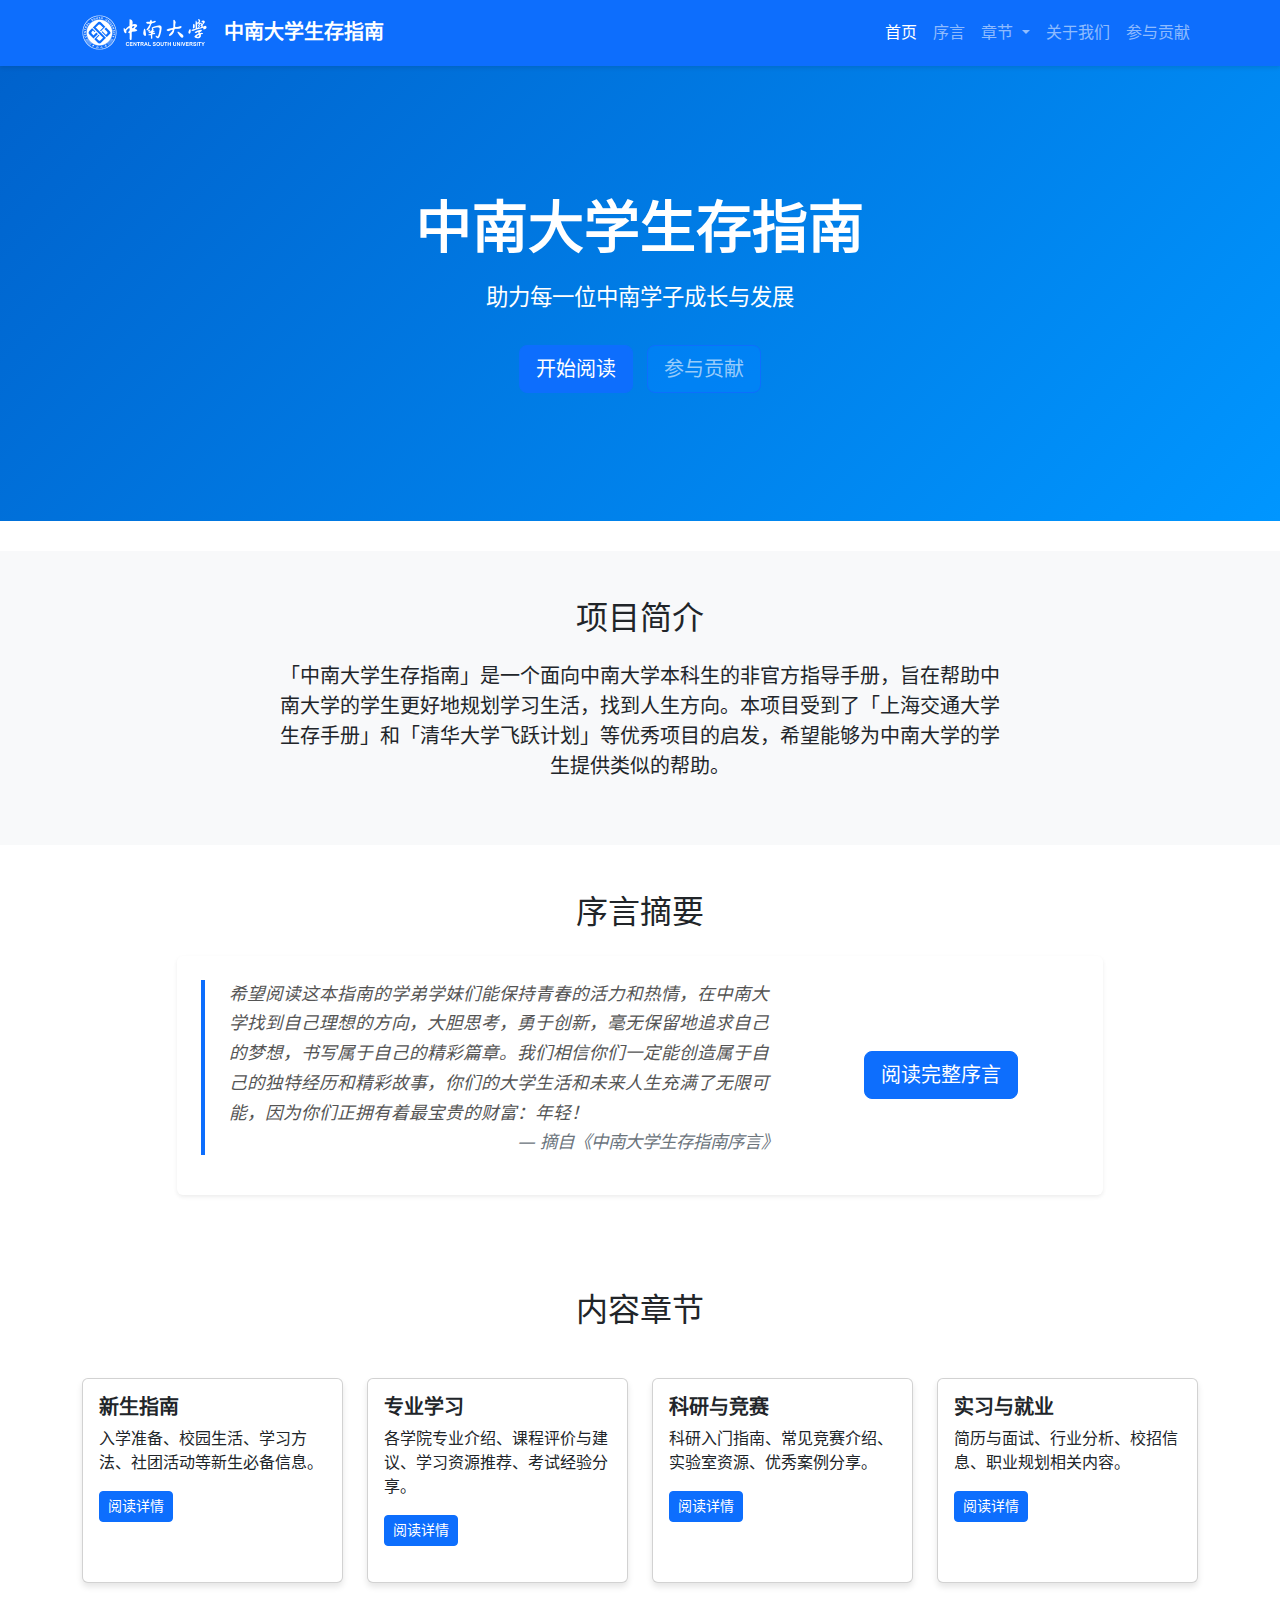
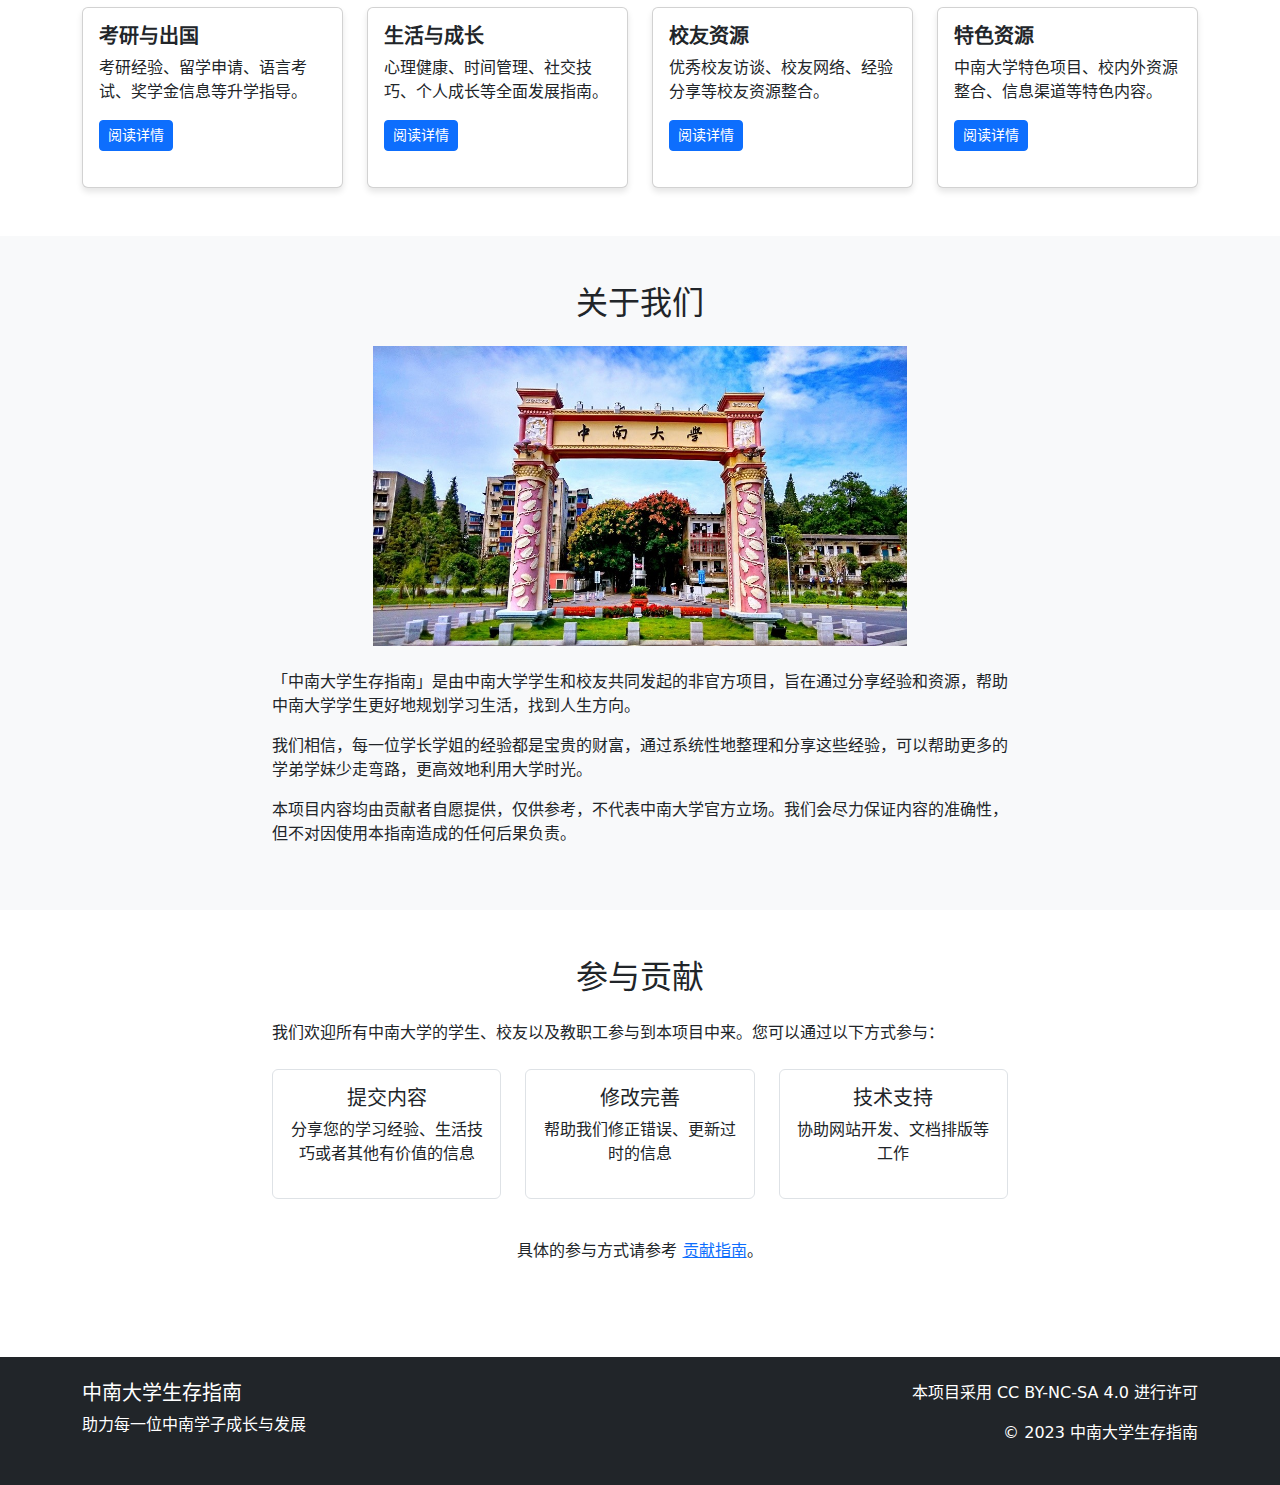
<file: website/public/index.html>
<!DOCTYPE html>
<html lang="zh-CN">
<head>
    <meta charset="UTF-8">
    <meta name="viewport" content="width=device-width, initial-scale=1.0">
    <title>中南大学生存指南</title>
    <link rel="stylesheet" href="css/style.css">
    <link rel="stylesheet" href="https://cdn.jsdelivr.net/npm/bootstrap@5.3.0/dist/css/bootstrap.min.css">
</head>
<body>
    <header>
        <nav class="navbar navbar-expand-lg navbar-dark bg-primary">
            <div class="container">
                <a class="navbar-brand" href="#"><img src="images/校徽.png" alt="中南大学校徽" style="height: 40px; margin-right: 8px;">中南大学生存指南</a>
                <button class="navbar-toggler" type="button" data-bs-toggle="collapse" data-bs-target="#navbarNav" aria-controls="navbarNav" aria-expanded="false" aria-label="Toggle navigation">
                    <span class="navbar-toggler-icon"></span>
                </button>
                <div class="collapse navbar-collapse" id="navbarNav">
                    <ul class="navbar-nav ms-auto">
                        <li class="nav-item">
                            <a class="nav-link active" aria-current="page" href="#">首页</a>
                        </li>
                        <li class="nav-item">
                            <a class="nav-link" href="preface.html">序言</a>
                        </li>
                        <li class="nav-item dropdown">
                            <a class="nav-link dropdown-toggle" href="#" id="chaptersDropdown" role="button" data-bs-toggle="dropdown" aria-expanded="false">
                                章节
                            </a>
                            <ul class="dropdown-menu" aria-labelledby="chaptersDropdown">
                                <li><a class="dropdown-item" href="chapters/freshman-guide.html">新生指南</a></li>
                                <li><a class="dropdown-item" href="chapters/major-study.html">专业学习</a></li>
                                <li><a class="dropdown-item" href="chapters/research-competition.html">科研与竞赛</a></li>
                                <li><a class="dropdown-item" href="chapters/life-growth.html">生活与成长</a></li>
                                <li><a class="dropdown-item" href="chapters/grad-abroad.html">考研与出国</a></li>
                                <li><a class="dropdown-item" href="chapters/internship-employment.html">实习与就业</a></li>
                            </ul>
                        </li>
                        <li class="nav-item">
                            <a class="nav-link" href="#about">关于我们</a>
                        </li>
                        <li class="nav-item">
                            <a class="nav-link" href="#contribute">参与贡献</a>
                        </li>
                    </ul>
                </div>
            </div>
        </nav>
    </header>

    <main>
        <!-- 主页横幅 -->
        <section class="hero-section">
            <div class="container text-center py-5">
                <h1 class="display-4">中南大学生存指南</h1>
                <p class="lead">助力每一位中南学子成长与发展</p>
                <div class="mt-4">
                    <a href="#chapters" class="btn btn-primary btn-lg me-2">开始阅读</a>
                    <a href="#contribute" class="btn btn-outline-primary btn-lg" style="background-color: rgba(1, 132, 255, 0.486); color: rgba(255, 255, 255, 0.6);">参与贡献</a>
                </div>
            </div>
        </section>

        <!-- 项目介绍 -->
        <section class="py-5 bg-light">
            <div class="container">
                <div class="row">
                    <div class="col-lg-8 mx-auto text-center">
                        <h2 class="mb-4">项目简介</h2>
                        <p class="lead">「中南大学生存指南」是一个面向中南大学本科生的非官方指导手册，旨在帮助中南大学的学生更好地规划学习生活，找到人生方向。本项目受到了「上海交通大学生存手册」和「清华大学飞跃计划」等优秀项目的启发，希望能够为中南大学的学生提供类似的帮助。</p>
                    </div>
                </div>
            </div>
        </section>
        
        <!-- 序言摘要 -->
        <section class="py-5">
            <div class="container">
                <div class="row">
                    <div class="col-lg-10 mx-auto">
                        <h2 class="text-center mb-4">序言摘要</h2>
                        <div class="card border-0 shadow-sm">
                            <div class="card-body p-4">
                                <div class="row">
                                    <div class="col-md-8">
                                        <blockquote class="blockquote preface-excerpt">
                                            <p>希望阅读这本指南的学弟学妹们能保持青春的活力和热情，在中南大学找到自己理想的方向，大胆思考，勇于创新，毫无保留地追求自己的梦想，书写属于自己的精彩篇章。我们相信你们一定能创造属于自己的独特经历和精彩故事，你们的大学生活和未来人生充满了无限可能，因为你们正拥有着最宝贵的财富：年轻！</p>
                                            <footer class="blockquote-footer text-end">摘自《中南大学生存指南序言》</footer>
                                        </blockquote>
                                    </div>
                                    <div class="col-md-4 d-flex align-items-center justify-content-center">
                                        <a href="preface.html" class="btn btn-primary btn-lg">阅读完整序言</a>
                                    </div>
                                </div>
                            </div>
                        </div>
                    </div>
                </div>
            </div>
        </section>

        <!-- 章节导航 -->
        <section id="chapters" class="py-5">
            <div class="container">
                <h2 class="text-center mb-5">内容章节</h2>
                <div class="row g-4">
                    <div class="col-md-6 col-lg-3">
                        <div class="card h-100">
                            <div class="card-body">
                                <h5 class="card-title">新生指南</h5>
                                <p class="card-text">入学准备、校园生活、学习方法、社团活动等新生必备信息。</p>
                                <a href="chapters/freshman-guide.html" class="btn btn-sm btn-primary">阅读详情</a>
                            </div>
                        </div>
                    </div>
                    <div class="col-md-6 col-lg-3">
                        <div class="card h-100">
                            <div class="card-body">
                                <h5 class="card-title">专业学习</h5>
                                <p class="card-text">各学院专业介绍、课程评价与建议、学习资源推荐、考试经验分享。</p>
                                <a href="chapters/major-study.html" class="btn btn-sm btn-primary">阅读详情</a>
                            </div>
                        </div>
                    </div>
                    <div class="col-md-6 col-lg-3">
                        <div class="card h-100">
                            <div class="card-body">
                                <h5 class="card-title">科研与竞赛</h5>
                                <p class="card-text">科研入门指南、常见竞赛介绍、实验室资源、优秀案例分享。</p>
                                <a href="chapters/research-competition.html" class="btn btn-sm btn-primary">阅读详情</a>
                            </div>
                        </div>
                    </div>
                    <div class="col-md-6 col-lg-3">
                        <div class="card h-100">
                            <div class="card-body">
                                <h5 class="card-title">实习与就业</h5>
                                <p class="card-text">简历与面试、行业分析、校招信息、职业规划相关内容。</p>
                                <a href="chapters/internship-employment.html" class="btn btn-sm btn-primary">阅读详情</a>
                            </div>
                        </div>
                    </div>
                    <div class="col-md-6 col-lg-3">
                        <div class="card h-100">
                            <div class="card-body">
                                <h5 class="card-title">考研与出国</h5>
                                <p class="card-text">考研经验、留学申请、语言考试、奖学金信息等升学指导。</p>
                                <a href="chapters/grad-abroad.html" class="btn btn-sm btn-primary">阅读详情</a>
                            </div>
                        </div>
                    </div>
                    <div class="col-md-6 col-lg-3">
                        <div class="card h-100">
                            <div class="card-body">
                                <h5 class="card-title">生活与成长</h5>
                                <p class="card-text">心理健康、时间管理、社交技巧、个人成长等全面发展指南。</p>
                                <a href="chapters/life-growth.html" class="btn btn-sm btn-primary">阅读详情</a>
                            </div>
                        </div>
                    </div>
                    <div class="col-md-6 col-lg-3">
                        <div class="card h-100">
                            <div class="card-body">
                                <h5 class="card-title">校友资源</h5>
                                <p class="card-text">优秀校友访谈、校友网络、经验分享等校友资源整合。</p>
                                <a href="#" class="btn btn-sm btn-primary">阅读详情</a>
                            </div>
                        </div>
                    </div>
                    <div class="col-md-6 col-lg-3">
                        <div class="card h-100">
                            <div class="card-body">
                                <h5 class="card-title">特色资源</h5>
                                <p class="card-text">中南大学特色项目、校内外资源整合、信息渠道等特色内容。</p>
                                <a href="#" class="btn btn-sm btn-primary">阅读详情</a>
                            </div>
                        </div>
                    </div>
                </div>
            </div>
        </section>

        <!-- 关于我们 -->
        <section id="about" class="py-5 bg-light">
            <div class="container">
                <div class="row">
                    <div class="col-lg-8 mx-auto">
                        <h2 class="text-center mb-4">关于我们</h2>
                        <div class="text-center mb-4">
                            <img src="images/校门.jpg" alt="中南大学校门" class="img-fluid" style="max-height: 300px;">
                        </div>
                        <p>「中南大学生存指南」是由中南大学学生和校友共同发起的非官方项目，旨在通过分享经验和资源，帮助中南大学学生更好地规划学习生活，找到人生方向。</p>
                        <p>我们相信，每一位学长学姐的经验都是宝贵的财富，通过系统性地整理和分享这些经验，可以帮助更多的学弟学妹少走弯路，更高效地利用大学时光。</p>
                        <p>本项目内容均由贡献者自愿提供，仅供参考，不代表中南大学官方立场。我们会尽力保证内容的准确性，但不对因使用本指南造成的任何后果负责。</p>
                    </div>
                </div>
            </div>
        </section>

        <!-- 参与贡献 -->
        <section id="contribute" class="py-5">
            <div class="container">
                <div class="row">
                    <div class="col-lg-8 mx-auto">
                        <h2 class="text-center mb-4">参与贡献</h2>
                        <p>我们欢迎所有中南大学的学生、校友以及教职工参与到本项目中来。您可以通过以下方式参与：</p>
                        <div class="row mt-4">
                            <div class="col-md-4 text-center mb-4">
                                <div class="p-3 border rounded">
                                    <h5>提交内容</h5>
                                    <p>分享您的学习经验、生活技巧或者其他有价值的信息</p>
                                </div>
                            </div>
                            <div class="col-md-4 text-center mb-4">
                                <div class="p-3 border rounded">
                                    <h5>修改完善</h5>
                                    <p>帮助我们修正错误、更新过时的信息</p>
                                </div>
                            </div>
                            <div class="col-md-4 text-center mb-4">
                                <div class="p-3 border rounded">
                                    <h5>技术支持</h5>
                                    <p>协助网站开发、文档排版等工作</p>
                                </div>
                            </div>
                        </div>
                        <p class="text-center mt-3">具体的参与方式请参考 <a href="https://github.com/BREKOJI/CentralSouthUniversity_survial_instructions/blob/main/CONTRIBUTING.md" target="_blank">贡献指南</a>。</p>
                    </div>
                </div>
            </div>
        </section>
    </main>

    <footer class="bg-dark text-white py-4">
        <div class="container">
            <div class="row">
                <div class="col-md-6">
                    <h5>中南大学生存指南</h5>
                    <p>助力每一位中南学子成长与发展</p>
                </div>
                <div class="col-md-6 text-md-end">
                    <p>本项目采用 <a href="https://creativecommons.org/licenses/by-nc-sa/4.0/deed.zh" target="_blank" class="text-white">CC BY-NC-SA 4.0</a> 进行许可</p>
                    <p>&copy; 2023 中南大学生存指南</p>
                </div>
            </div>
        </div>
    </footer>

    <script src="https://cdn.jsdelivr.net/npm/bootstrap@5.3.0/dist/js/bootstrap.bundle.min.js"></script>
</body>
</html>
</file>
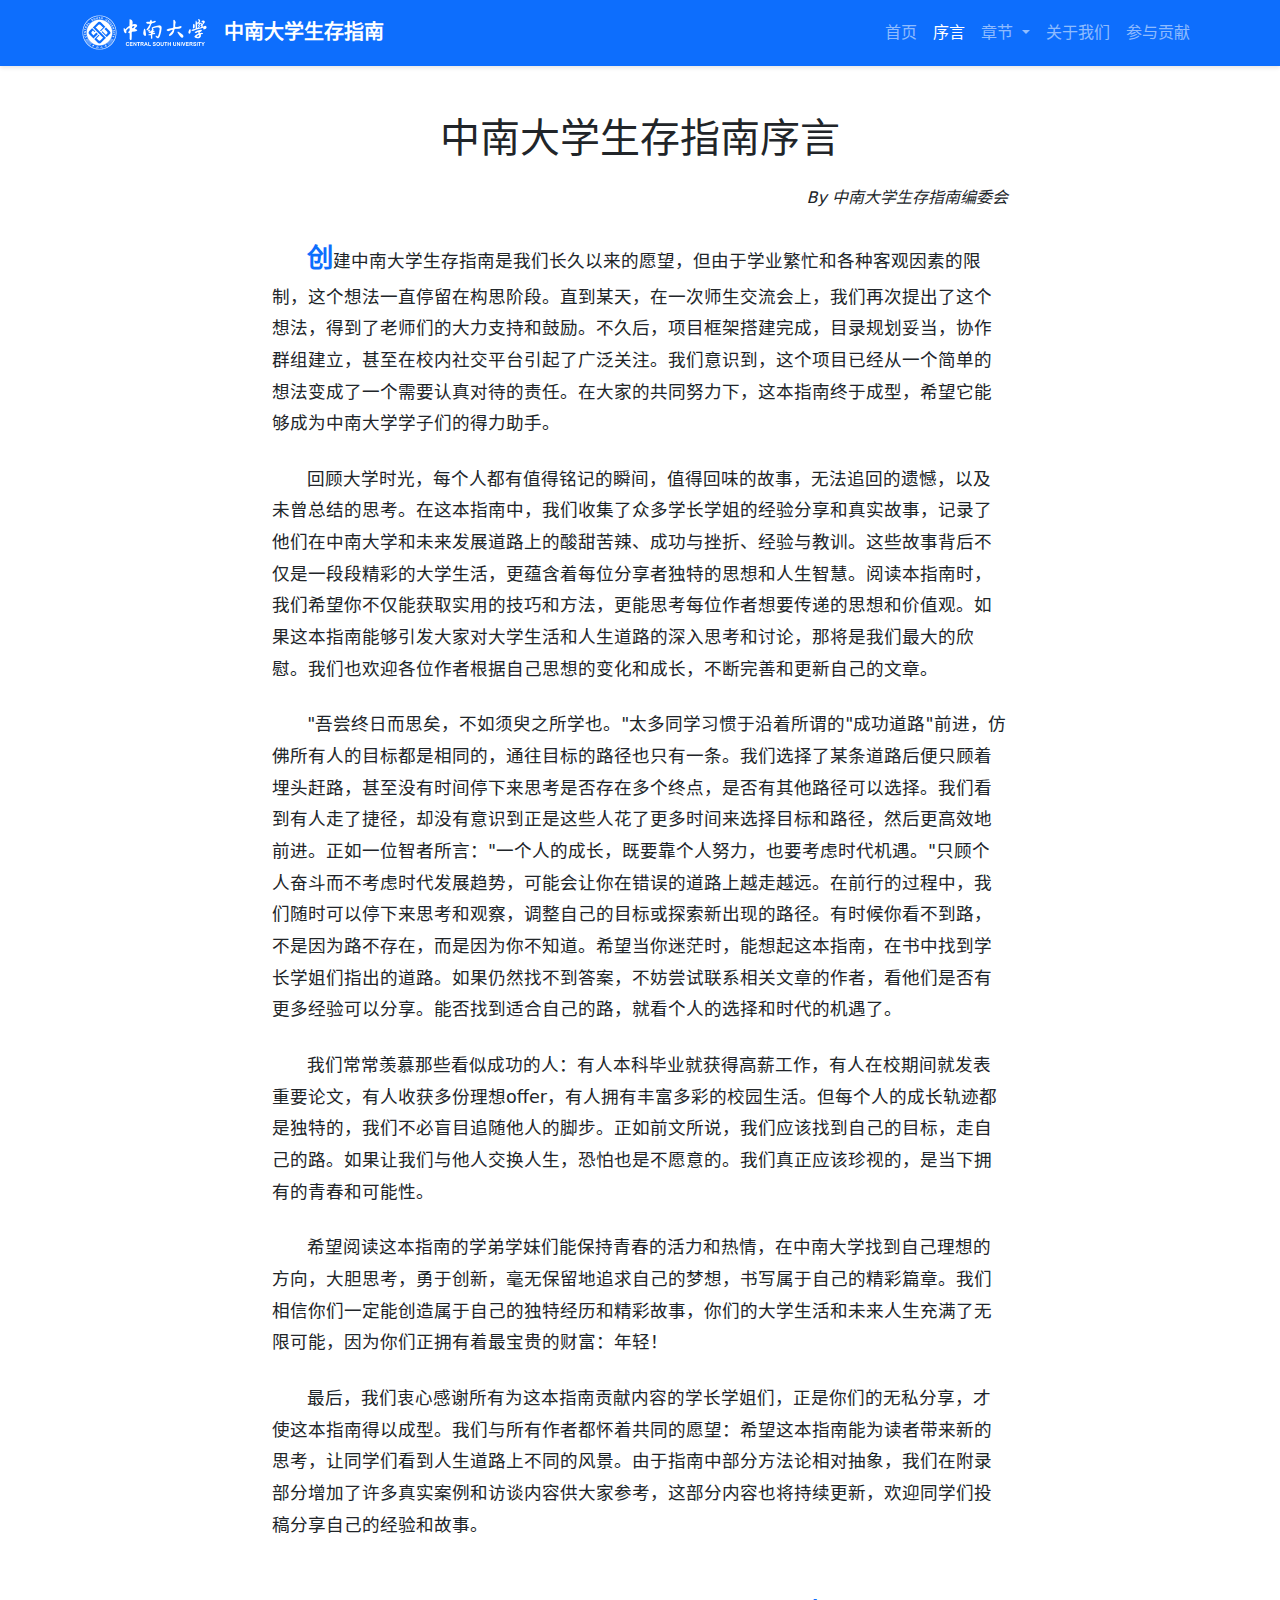
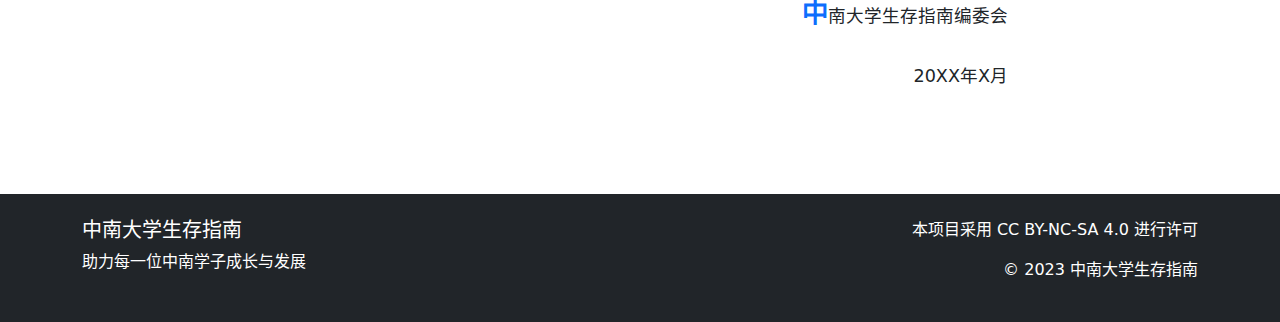
<file: website/public/preface.html>
<!DOCTYPE html>
<html lang="zh-CN">
<head>
    <meta charset="UTF-8">
    <meta name="viewport" content="width=device-width, initial-scale=1.0">
    <title>序言 - 中南大学生存指南</title>
    <link rel="stylesheet" href="css/style.css">
    <link rel="stylesheet" href="https://cdn.jsdelivr.net/npm/bootstrap@5.3.0/dist/css/bootstrap.min.css">
</head>
<body>
    <header>
        <nav class="navbar navbar-expand-lg navbar-dark bg-primary">
            <div class="container">
                <a class="navbar-brand" href="index.html"><img src="images/校徽.png" alt="中南大学校徽" style="height: 40px; margin-right: 8px;">中南大学生存指南</a>
                <button class="navbar-toggler" type="button" data-bs-toggle="collapse" data-bs-target="#navbarNav" aria-controls="navbarNav" aria-expanded="false" aria-label="Toggle navigation">
                    <span class="navbar-toggler-icon"></span>
                </button>
                <div class="collapse navbar-collapse" id="navbarNav">
                    <ul class="navbar-nav ms-auto">
                        <li class="nav-item">
                            <a class="nav-link" href="index.html">首页</a>
                        </li>
                        <li class="nav-item">
                            <a class="nav-link active" aria-current="page" href="preface.html">序言</a>
                        </li>
                        <li class="nav-item dropdown">
                            <a class="nav-link dropdown-toggle" href="#" id="chaptersDropdown" role="button" data-bs-toggle="dropdown" aria-expanded="false">
                                章节
                            </a>
                            <ul class="dropdown-menu" aria-labelledby="chaptersDropdown">
                                <li><a class="dropdown-item" href="chapters/freshman-guide.html">新生指南</a></li>
                                <li><a class="dropdown-item" href="chapters/major-study.html">专业学习</a></li>
                                <li><a class="dropdown-item" href="chapters/research-competition.html">科研与竞赛</a></li>
                                <li><a class="dropdown-item" href="chapters/life-growth.html">生活与成长</a></li>
                                <li><a class="dropdown-item" href="chapters/grad-abroad.html">考研与出国</a></li>
                                <li><a class="dropdown-item" href="chapters/internship-employment.html">实习与就业</a></li>
                            </ul>
                        </li>
                        <li class="nav-item">
                            <a class="nav-link" href="index.html#about">关于我们</a>
                        </li>
                        <li class="nav-item">
                            <a class="nav-link" href="index.html#contribute">参与贡献</a>
                        </li>
                    </ul>
                </div>
            </div>
        </nav>
    </header>

    <main>
        <section class="py-5">
            <div class="container">
                <div class="row">
                    <div class="col-lg-8 mx-auto">
                        <h1 class="text-center mb-4">中南大学生存指南序言</h1>
                        <div class="text-end mb-4">
                            <em>By 中南大学生存指南编委会</em>
                        </div>
                        
                        <div class="preface-content">
                            <p>创建中南大学生存指南是我们长久以来的愿望，但由于学业繁忙和各种客观因素的限制，这个想法一直停留在构思阶段。直到某天，在一次师生交流会上，我们再次提出了这个想法，得到了老师们的大力支持和鼓励。不久后，项目框架搭建完成，目录规划妥当，协作群组建立，甚至在校内社交平台引起了广泛关注。我们意识到，这个项目已经从一个简单的想法变成了一个需要认真对待的责任。在大家的共同努力下，这本指南终于成型，希望它能够成为中南大学学子们的得力助手。</p>

                            <p>回顾大学时光，每个人都有值得铭记的瞬间，值得回味的故事，无法追回的遗憾，以及未曾总结的思考。在这本指南中，我们收集了众多学长学姐的经验分享和真实故事，记录了他们在中南大学和未来发展道路上的酸甜苦辣、成功与挫折、经验与教训。这些故事背后不仅是一段段精彩的大学生活，更蕴含着每位分享者独特的思想和人生智慧。阅读本指南时，我们希望你不仅能获取实用的技巧和方法，更能思考每位作者想要传递的思想和价值观。如果这本指南能够引发大家对大学生活和人生道路的深入思考和讨论，那将是我们最大的欣慰。我们也欢迎各位作者根据自己思想的变化和成长，不断完善和更新自己的文章。</p>

                            <p>"吾尝终日而思矣，不如须臾之所学也。"太多同学习惯于沿着所谓的"成功道路"前进，仿佛所有人的目标都是相同的，通往目标的路径也只有一条。我们选择了某条道路后便只顾着埋头赶路，甚至没有时间停下来思考是否存在多个终点，是否有其他路径可以选择。我们看到有人走了捷径，却没有意识到正是这些人花了更多时间来选择目标和路径，然后更高效地前进。正如一位智者所言："一个人的成长，既要靠个人努力，也要考虑时代机遇。"只顾个人奋斗而不考虑时代发展趋势，可能会让你在错误的道路上越走越远。在前行的过程中，我们随时可以停下来思考和观察，调整自己的目标或探索新出现的路径。有时候你看不到路，不是因为路不存在，而是因为你不知道。希望当你迷茫时，能想起这本指南，在书中找到学长学姐们指出的道路。如果仍然找不到答案，不妨尝试联系相关文章的作者，看他们是否有更多经验可以分享。能否找到适合自己的路，就看个人的选择和时代的机遇了。</p>

                            <p>我们常常羡慕那些看似成功的人：有人本科毕业就获得高薪工作，有人在校期间就发表重要论文，有人收获多份理想offer，有人拥有丰富多彩的校园生活。但每个人的成长轨迹都是独特的，我们不必盲目追随他人的脚步。正如前文所说，我们应该找到自己的目标，走自己的路。如果让我们与他人交换人生，恐怕也是不愿意的。我们真正应该珍视的，是当下拥有的青春和可能性。</p>

                            <p>希望阅读这本指南的学弟学妹们能保持青春的活力和热情，在中南大学找到自己理想的方向，大胆思考，勇于创新，毫无保留地追求自己的梦想，书写属于自己的精彩篇章。我们相信你们一定能创造属于自己的独特经历和精彩故事，你们的大学生活和未来人生充满了无限可能，因为你们正拥有着最宝贵的财富：年轻！</p>

                            <p>最后，我们衷心感谢所有为这本指南贡献内容的学长学姐们，正是你们的无私分享，才使这本指南得以成型。我们与所有作者都怀着共同的愿望：希望这本指南能为读者带来新的思考，让同学们看到人生道路上不同的风景。由于指南中部分方法论相对抽象，我们在附录部分增加了许多真实案例和访谈内容供大家参考，这部分内容也将持续更新，欢迎同学们投稿分享自己的经验和故事。</p>

                            <div class="text-end mt-5">
                                <p>中南大学生存指南编委会</p>
                                <p>20XX年X月</p>
                            </div>
                        </div>
                    </div>
                </div>
            </div>
        </section>
    </main>

    <footer class="bg-dark text-white py-4">
        <div class="container">
            <div class="row">
                <div class="col-md-6">
                    <h5>中南大学生存指南</h5>
                    <p>助力每一位中南学子成长与发展</p>
                </div>
                <div class="col-md-6 text-md-end">
                    <p>本项目采用 <a href="https://creativecommons.org/licenses/by-nc-sa/4.0/deed.zh" target="_blank" class="text-white">CC BY-NC-SA 4.0</a> 进行许可</p>
                    <p>&copy; 2023 中南大学生存指南</p>
                </div>
            </div>
        </div>
    </footer>

    <script src="https://cdn.jsdelivr.net/npm/bootstrap@5.3.0/dist/js/bootstrap.bundle.min.js"></script>
</body>
</html>
</file>
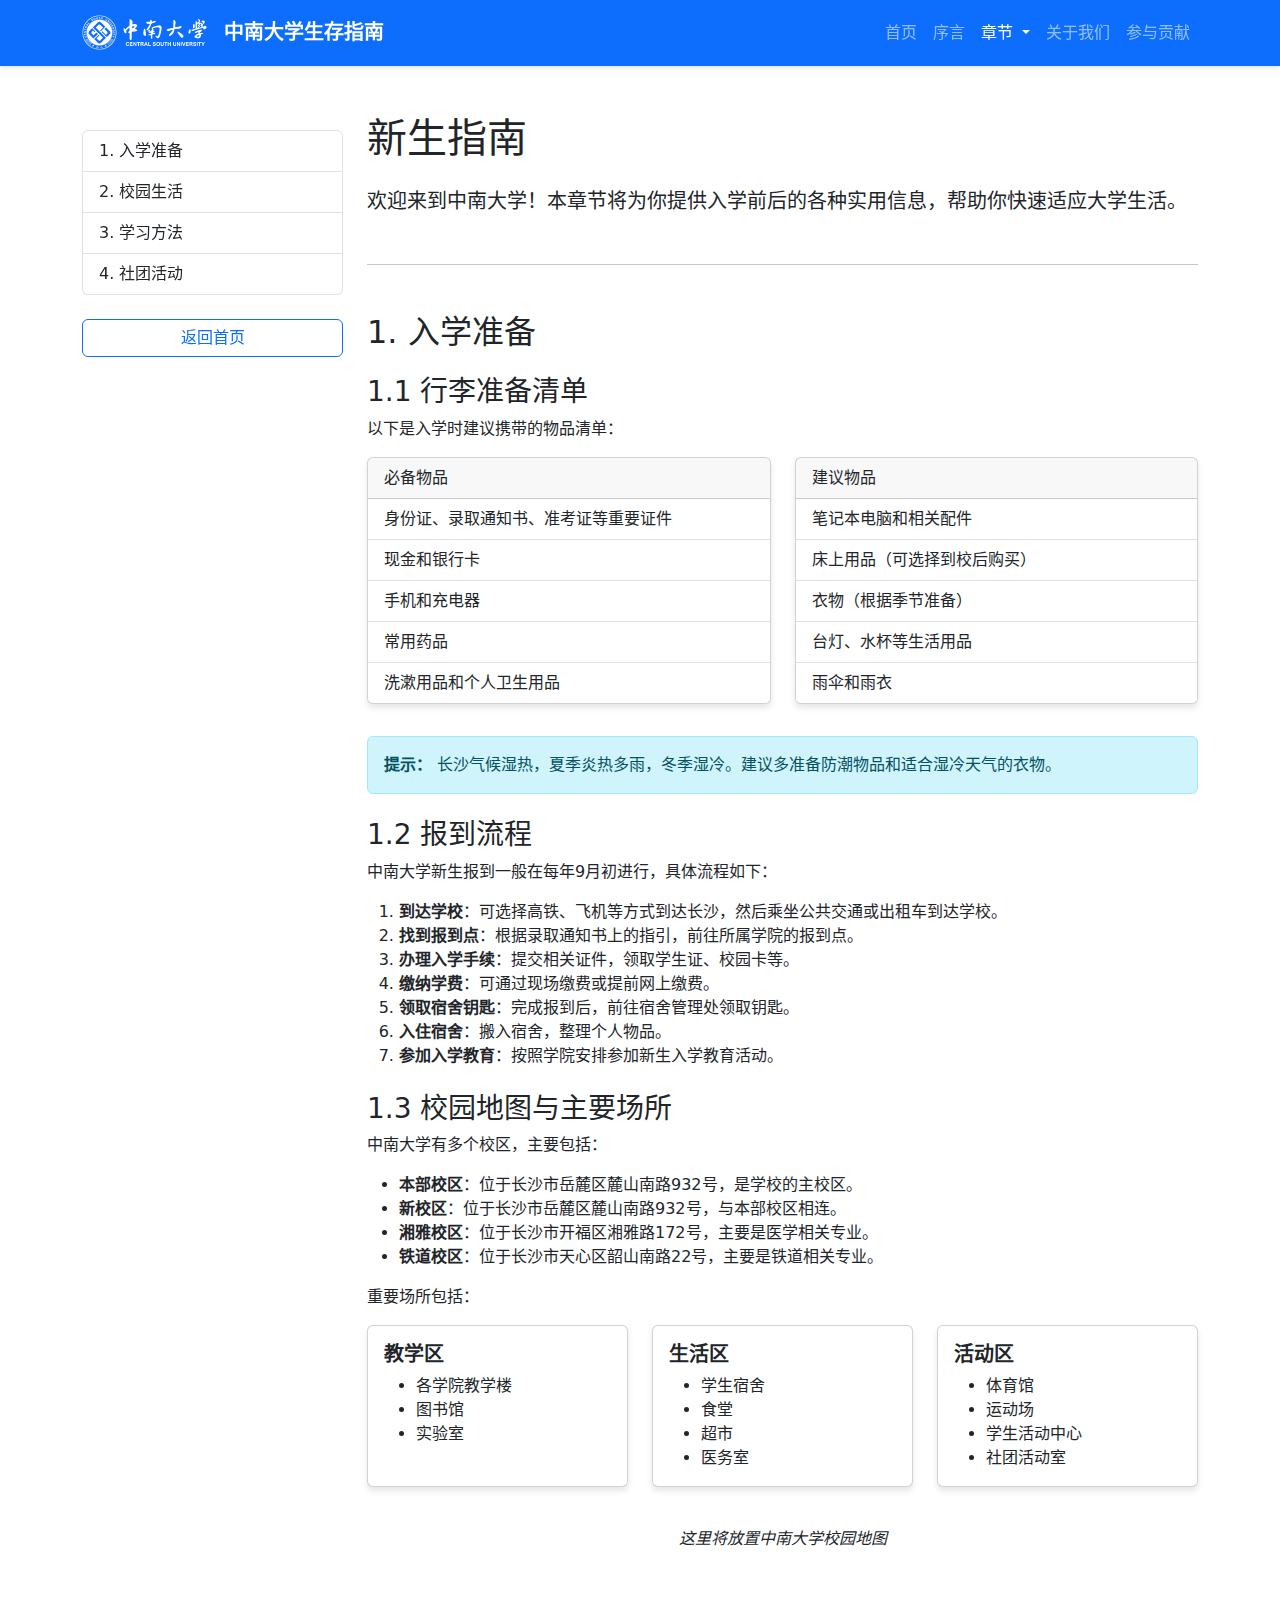
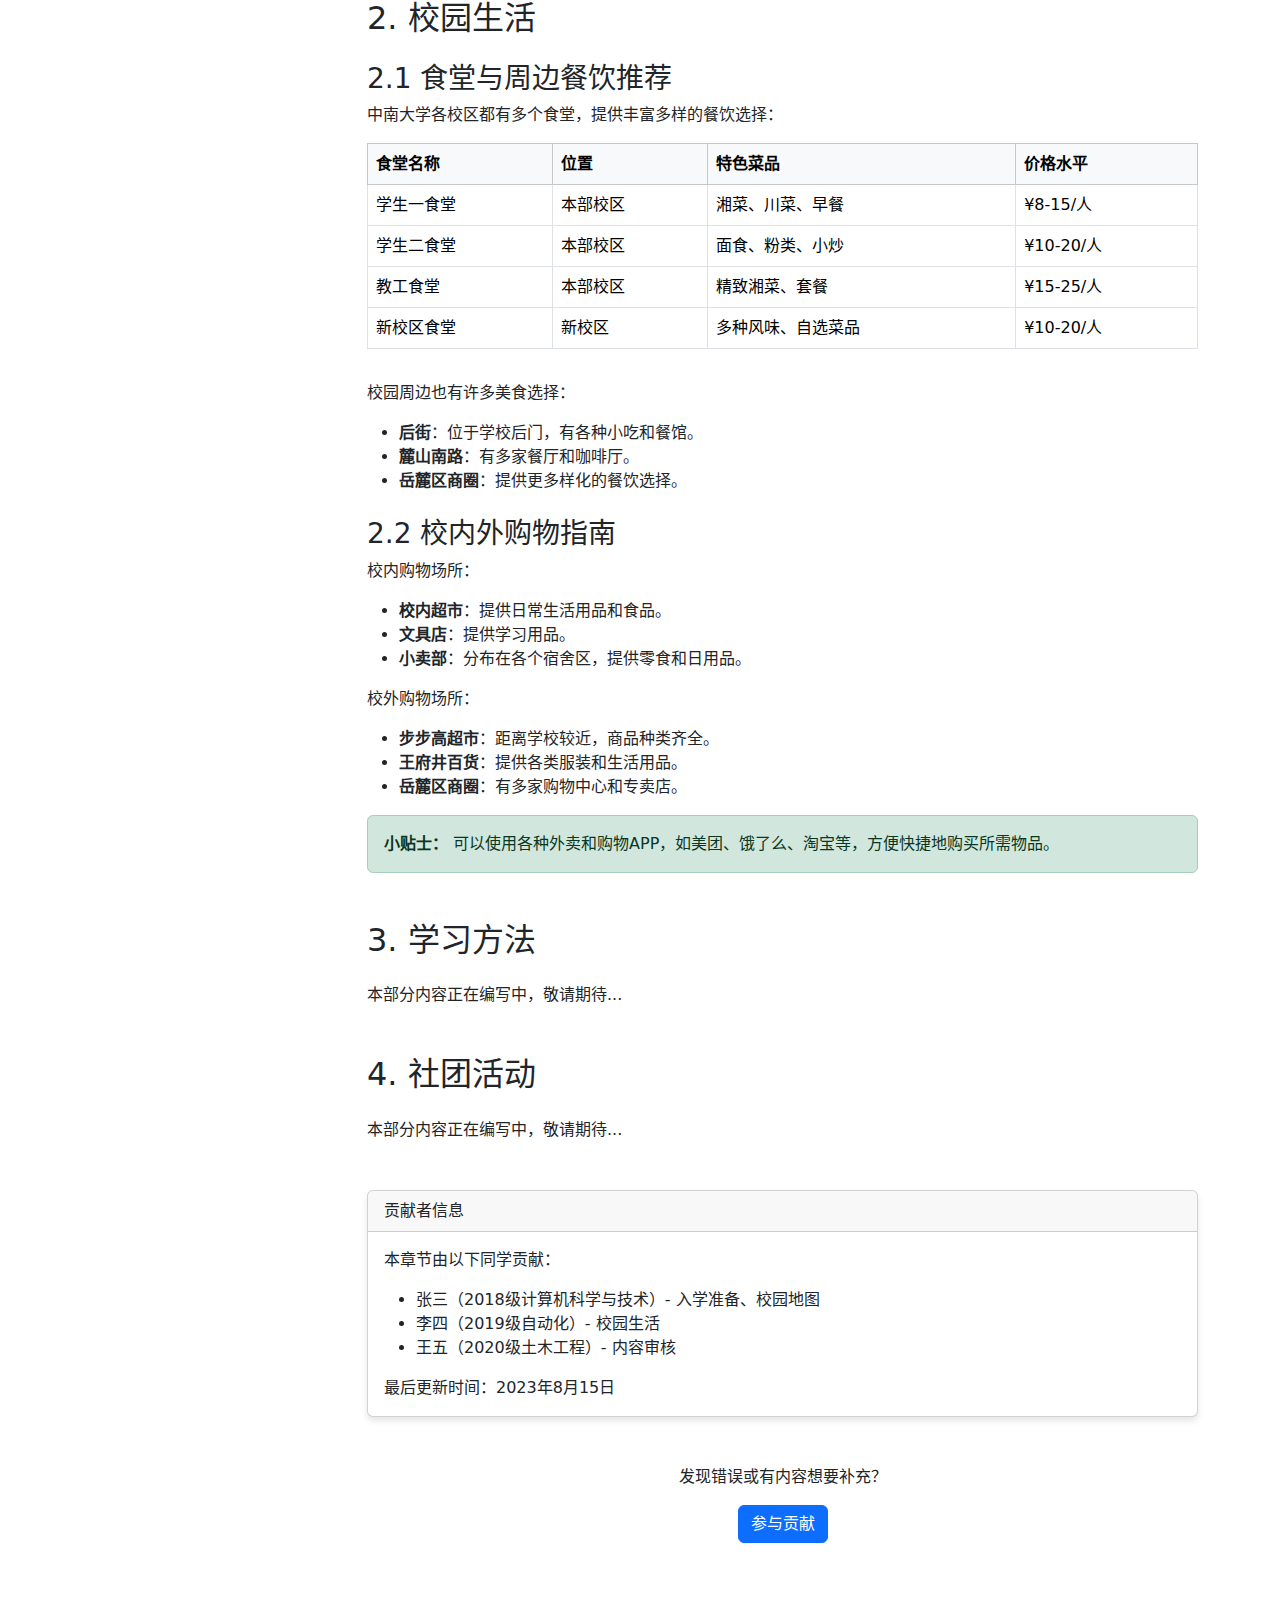
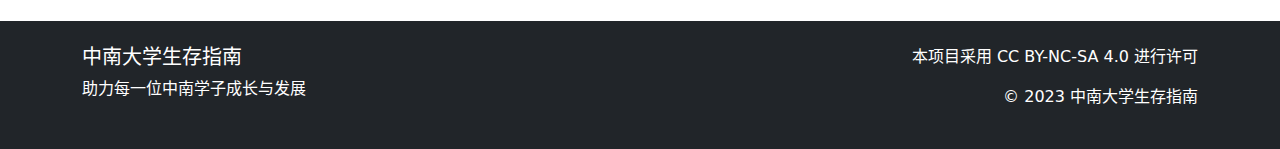
<file: website/public/chapters/freshman-guide.html>
<!DOCTYPE html>
<html lang="zh-CN">
<head>
    <meta charset="UTF-8">
    <meta name="viewport" content="width=device-width, initial-scale=1.0">
    <title>新生指南 - 中南大学生存指南</title>
    <link rel="stylesheet" href="../css/style.css">
    <link rel="stylesheet" href="https://cdn.jsdelivr.net/npm/bootstrap@5.3.0/dist/css/bootstrap.min.css">
    <link rel="stylesheet" href="https://cdn.jsdelivr.net/npm/bootstrap-icons@1.10.0/font/bootstrap-icons.css">
</head>
<body>
    <!-- 导航栏 -->
    <nav class="navbar navbar-expand-lg navbar-dark bg-primary sticky-top">
        <div class="container">
            <a class="navbar-brand" href="../index.html"><img src="../images/校徽.png" alt="中南大学校徽" style="height: 40px; margin-right: 8px;">中南大学生存指南</a>
            <button class="navbar-toggler" type="button" data-bs-toggle="collapse" data-bs-target="#navbarNav" aria-controls="navbarNav" aria-expanded="false" aria-label="Toggle navigation">
                <span class="navbar-toggler-icon"></span>
            </button>
            <div class="collapse navbar-collapse" id="navbarNav">
                <ul class="navbar-nav ms-auto">
                    <li class="nav-item">
                        <a class="nav-link" href="../index.html">首页</a>
                    </li>
                    <li class="nav-item">
                        <a class="nav-link" href="../preface.html">序言</a>
                    </li>
                    <li class="nav-item dropdown">
                        <a class="nav-link dropdown-toggle active" href="#" id="chaptersDropdown" role="button" data-bs-toggle="dropdown" aria-expanded="false">
                            章节
                        </a>
                        <ul class="dropdown-menu" aria-labelledby="chaptersDropdown">
                            <li><a class="dropdown-item active" href="freshman-guide.html">新生指南</a></li>
                            <li><a class="dropdown-item" href="major-study.html">专业学习</a></li>
                            <li><a class="dropdown-item" href="research-competition.html">科研与竞赛</a></li>
                            <li><a class="dropdown-item" href="life-growth.html">生活与成长</a></li>
                            <li><a class="dropdown-item" href="grad-abroad.html">考研与出国</a></li>
                            <li><a class="dropdown-item" href="internship-employment.html">实习与就业</a></li>
                        </ul>
                    </li>
                    <li class="nav-item">
                        <a class="nav-link" href="../index.html#about">关于我们</a>
                    </li>
                    <li class="nav-item">
                        <a class="nav-link" href="../index.html#contribute">参与贡献</a>
                    </li>
                </ul>
                <!-- 搜索框已移除 -->
            </div>
        </div>
    </nav>

    <main class="container py-5">
        <div class="row">
            <!-- 侧边栏导航 -->
            <div class="col-lg-3 mb-4">
                <div class="sticky-top pt-3">
                    <div class="list-group">
                        <a href="#section1" class="list-group-item list-group-item-action">1. 入学准备</a>
                        <a href="#section2" class="list-group-item list-group-item-action">2. 校园生活</a>
                        <a href="#section3" class="list-group-item list-group-item-action">3. 学习方法</a>
                        <a href="#section4" class="list-group-item list-group-item-action">4. 社团活动</a>
                    </div>
                    <div class="mt-4">
                        <a href="../index.html" class="btn btn-outline-primary w-100">返回首页</a>
                    </div>
                </div>
            </div>
            
            <!-- 主要内容 -->
            <div class="col-lg-9">
                <h1 class="mb-4">新生指南</h1>
                <p class="lead">欢迎来到中南大学！本章节将为你提供入学前后的各种实用信息，帮助你快速适应大学生活。</p>
                
                <hr class="my-5">
                
                <!-- 第一部分：入学准备 -->
                <section id="section1" class="mb-5">
                    <h2 class="mb-4">1. 入学准备</h2>
                    
                    <h3 class="mt-4">1.1 行李准备清单</h3>
                    <p>以下是入学时建议携带的物品清单：</p>
                    <div class="row">
                        <div class="col-md-6">
                            <div class="card mb-3">
                                <div class="card-header">必备物品</div>
                                <ul class="list-group list-group-flush">
                                    <li class="list-group-item">身份证、录取通知书、准考证等重要证件</li>
                                    <li class="list-group-item">现金和银行卡</li>
                                    <li class="list-group-item">手机和充电器</li>
                                    <li class="list-group-item">常用药品</li>
                                    <li class="list-group-item">洗漱用品和个人卫生用品</li>
                                </ul>
                            </div>
                        </div>
                        <div class="col-md-6">
                            <div class="card mb-3">
                                <div class="card-header">建议物品</div>
                                <ul class="list-group list-group-flush">
                                    <li class="list-group-item">笔记本电脑和相关配件</li>
                                    <li class="list-group-item">床上用品（可选择到校后购买）</li>
                                    <li class="list-group-item">衣物（根据季节准备）</li>
                                    <li class="list-group-item">台灯、水杯等生活用品</li>
                                    <li class="list-group-item">雨伞和雨衣</li>
                                </ul>
                            </div>
                        </div>
                    </div>
                    
                    <div class="alert alert-info mt-3">
                        <strong>提示：</strong> 长沙气候湿热，夏季炎热多雨，冬季湿冷。建议多准备防潮物品和适合湿冷天气的衣物。
                    </div>
                    
                    <h3 class="mt-4">1.2 报到流程</h3>
                    <p>中南大学新生报到一般在每年9月初进行，具体流程如下：</p>
                    <ol>
                        <li><strong>到达学校</strong>：可选择高铁、飞机等方式到达长沙，然后乘坐公共交通或出租车到达学校。</li>
                        <li><strong>找到报到点</strong>：根据录取通知书上的指引，前往所属学院的报到点。</li>
                        <li><strong>办理入学手续</strong>：提交相关证件，领取学生证、校园卡等。</li>
                        <li><strong>缴纳学费</strong>：可通过现场缴费或提前网上缴费。</li>
                        <li><strong>领取宿舍钥匙</strong>：完成报到后，前往宿舍管理处领取钥匙。</li>
                        <li><strong>入住宿舍</strong>：搬入宿舍，整理个人物品。</li>
                        <li><strong>参加入学教育</strong>：按照学院安排参加新生入学教育活动。</li>
                    </ol>
                    
                    <h3 class="mt-4">1.3 校园地图与主要场所</h3>
                    <p>中南大学有多个校区，主要包括：</p>
                    <ul>
                        <li><strong>本部校区</strong>：位于长沙市岳麓区麓山南路932号，是学校的主校区。</li>
                        <li><strong>新校区</strong>：位于长沙市岳麓区麓山南路932号，与本部校区相连。</li>
                        <li><strong>湘雅校区</strong>：位于长沙市开福区湘雅路172号，主要是医学相关专业。</li>
                        <li><strong>铁道校区</strong>：位于长沙市天心区韶山南路22号，主要是铁道相关专业。</li>
                    </ul>
                    <p>重要场所包括：</p>
                    <div class="row mt-3">
                        <div class="col-md-4 mb-3">
                            <div class="card h-100">
                                <div class="card-body">
                                    <h5 class="card-title">教学区</h5>
                                    <ul class="card-text">
                                        <li>各学院教学楼</li>
                                        <li>图书馆</li>
                                        <li>实验室</li>
                                    </ul>
                                </div>
                            </div>
                        </div>
                        <div class="col-md-4 mb-3">
                            <div class="card h-100">
                                <div class="card-body">
                                    <h5 class="card-title">生活区</h5>
                                    <ul class="card-text">
                                        <li>学生宿舍</li>
                                        <li>食堂</li>
                                        <li>超市</li>
                                        <li>医务室</li>
                                    </ul>
                                </div>
                            </div>
                        </div>
                        <div class="col-md-4 mb-3">
                            <div class="card h-100">
                                <div class="card-body">
                                    <h5 class="card-title">活动区</h5>
                                    <ul class="card-text">
                                        <li>体育馆</li>
                                        <li>运动场</li>
                                        <li>学生活动中心</li>
                                        <li>社团活动室</li>
                                    </ul>
                                </div>
                            </div>
                        </div>
                    </div>
                    
                    <div class="text-center mt-4">
                        <p><em>这里将放置中南大学校园地图</em></p>
                    </div>
                </section>
                
                <!-- 第二部分：校园生活 -->
                <section id="section2" class="mb-5">
                    <h2 class="mb-4">2. 校园生活</h2>
                    
                    <h3 class="mt-4">2.1 食堂与周边餐饮推荐</h3>
                    <p>中南大学各校区都有多个食堂，提供丰富多样的餐饮选择：</p>
                    <div class="table-responsive">
                        <table class="table table-bordered">
                            <thead class="table-light">
                                <tr>
                                    <th>食堂名称</th>
                                    <th>位置</th>
                                    <th>特色菜品</th>
                                    <th>价格水平</th>
                                </tr>
                            </thead>
                            <tbody>
                                <tr>
                                    <td>学生一食堂</td>
                                    <td>本部校区</td>
                                    <td>湘菜、川菜、早餐</td>
                                    <td>¥8-15/人</td>
                                </tr>
                                <tr>
                                    <td>学生二食堂</td>
                                    <td>本部校区</td>
                                    <td>面食、粉类、小炒</td>
                                    <td>¥10-20/人</td>
                                </tr>
                                <tr>
                                    <td>教工食堂</td>
                                    <td>本部校区</td>
                                    <td>精致湘菜、套餐</td>
                                    <td>¥15-25/人</td>
                                </tr>
                                <tr>
                                    <td>新校区食堂</td>
                                    <td>新校区</td>
                                    <td>多种风味、自选菜品</td>
                                    <td>¥10-20/人</td>
                                </tr>
                            </tbody>
                        </table>
                    </div>
                    
                    <p class="mt-3">校园周边也有许多美食选择：</p>
                    <ul>
                        <li><strong>后街</strong>：位于学校后门，有各种小吃和餐馆。</li>
                        <li><strong>麓山南路</strong>：有多家餐厅和咖啡厅。</li>
                        <li><strong>岳麓区商圈</strong>：提供更多样化的餐饮选择。</li>
                    </ul>
                    
                    <h3 class="mt-4">2.2 校内外购物指南</h3>
                    <p>校内购物场所：</p>
                    <ul>
                        <li><strong>校内超市</strong>：提供日常生活用品和食品。</li>
                        <li><strong>文具店</strong>：提供学习用品。</li>
                        <li><strong>小卖部</strong>：分布在各个宿舍区，提供零食和日用品。</li>
                    </ul>
                    
                    <p>校外购物场所：</p>
                    <ul>
                        <li><strong>步步高超市</strong>：距离学校较近，商品种类齐全。</li>
                        <li><strong>王府井百货</strong>：提供各类服装和生活用品。</li>
                        <li><strong>岳麓区商圈</strong>：有多家购物中心和专卖店。</li>
                    </ul>
                    
                    <div class="alert alert-success mt-3">
                        <strong>小贴士：</strong> 可以使用各种外卖和购物APP，如美团、饿了么、淘宝等，方便快捷地购买所需物品。
                    </div>
                </section>
                
                <!-- 更多内容可以继续添加 -->
                <section id="section3" class="mb-5">
                    <h2 class="mb-4">3. 学习方法</h2>
                    <p>本部分内容正在编写中，敬请期待...</p>
                </section>
                
                <section id="section4" class="mb-5">
                    <h2 class="mb-4">4. 社团活动</h2>
                    <p>本部分内容正在编写中，敬请期待...</p>
                </section>
                
                <!-- 贡献者信息 -->
                <div class="card mt-5">
                    <div class="card-header">贡献者信息</div>
                    <div class="card-body">
                        <p>本章节由以下同学贡献：</p>
                        <ul>
                            <li>张三（2018级计算机科学与技术）- 入学准备、校园地图</li>
                            <li>李四（2019级自动化）- 校园生活</li>
                            <li>王五（2020级土木工程）- 内容审核</li>
                        </ul>
                        <p class="mb-0">最后更新时间：2023年8月15日</p>
                    </div>
                </div>
                
                <!-- 参与贡献 -->
                <div class="text-center mt-5">
                    <p>发现错误或有内容想要补充？</p>
                    <a href="../index.html#contribute" class="btn btn-primary">参与贡献</a>
                </div>
            </div>
        </div>
    </main>

    <footer class="bg-dark text-white py-4">
        <div class="container">
            <div class="row">
                <div class="col-md-6">
                    <h5>中南大学生存指南</h5>
                    <p>助力每一位中南学子成长与发展</p>
                </div>
                <div class="col-md-6 text-md-end">
                    <p>本项目采用 <a href="https://creativecommons.org/licenses/by-nc-sa/4.0/deed.zh" target="_blank" class="text-white">CC BY-NC-SA 4.0</a> 进行许可</p>
                    <p>&copy; 2023 中南大学生存指南</p>
                </div>
            </div>
        </div>
    </footer>

    <!-- Bootstrap JS -->
    <script src="https://cdn.jsdelivr.net/npm/bootstrap@5.3.0/dist/js/bootstrap.bundle.min.js"></script>
    <script>
        // 平滑滚动到锚点
        document.querySelectorAll('a[href^="#"]').forEach(anchor => {
            anchor.addEventListener('click', function (e) {
                e.preventDefault();
                
                document.querySelector(this.getAttribute('href')).scrollIntoView({
                    behavior: 'smooth'
                });
            });
        });
    </script>
</body>
</html>
</file>
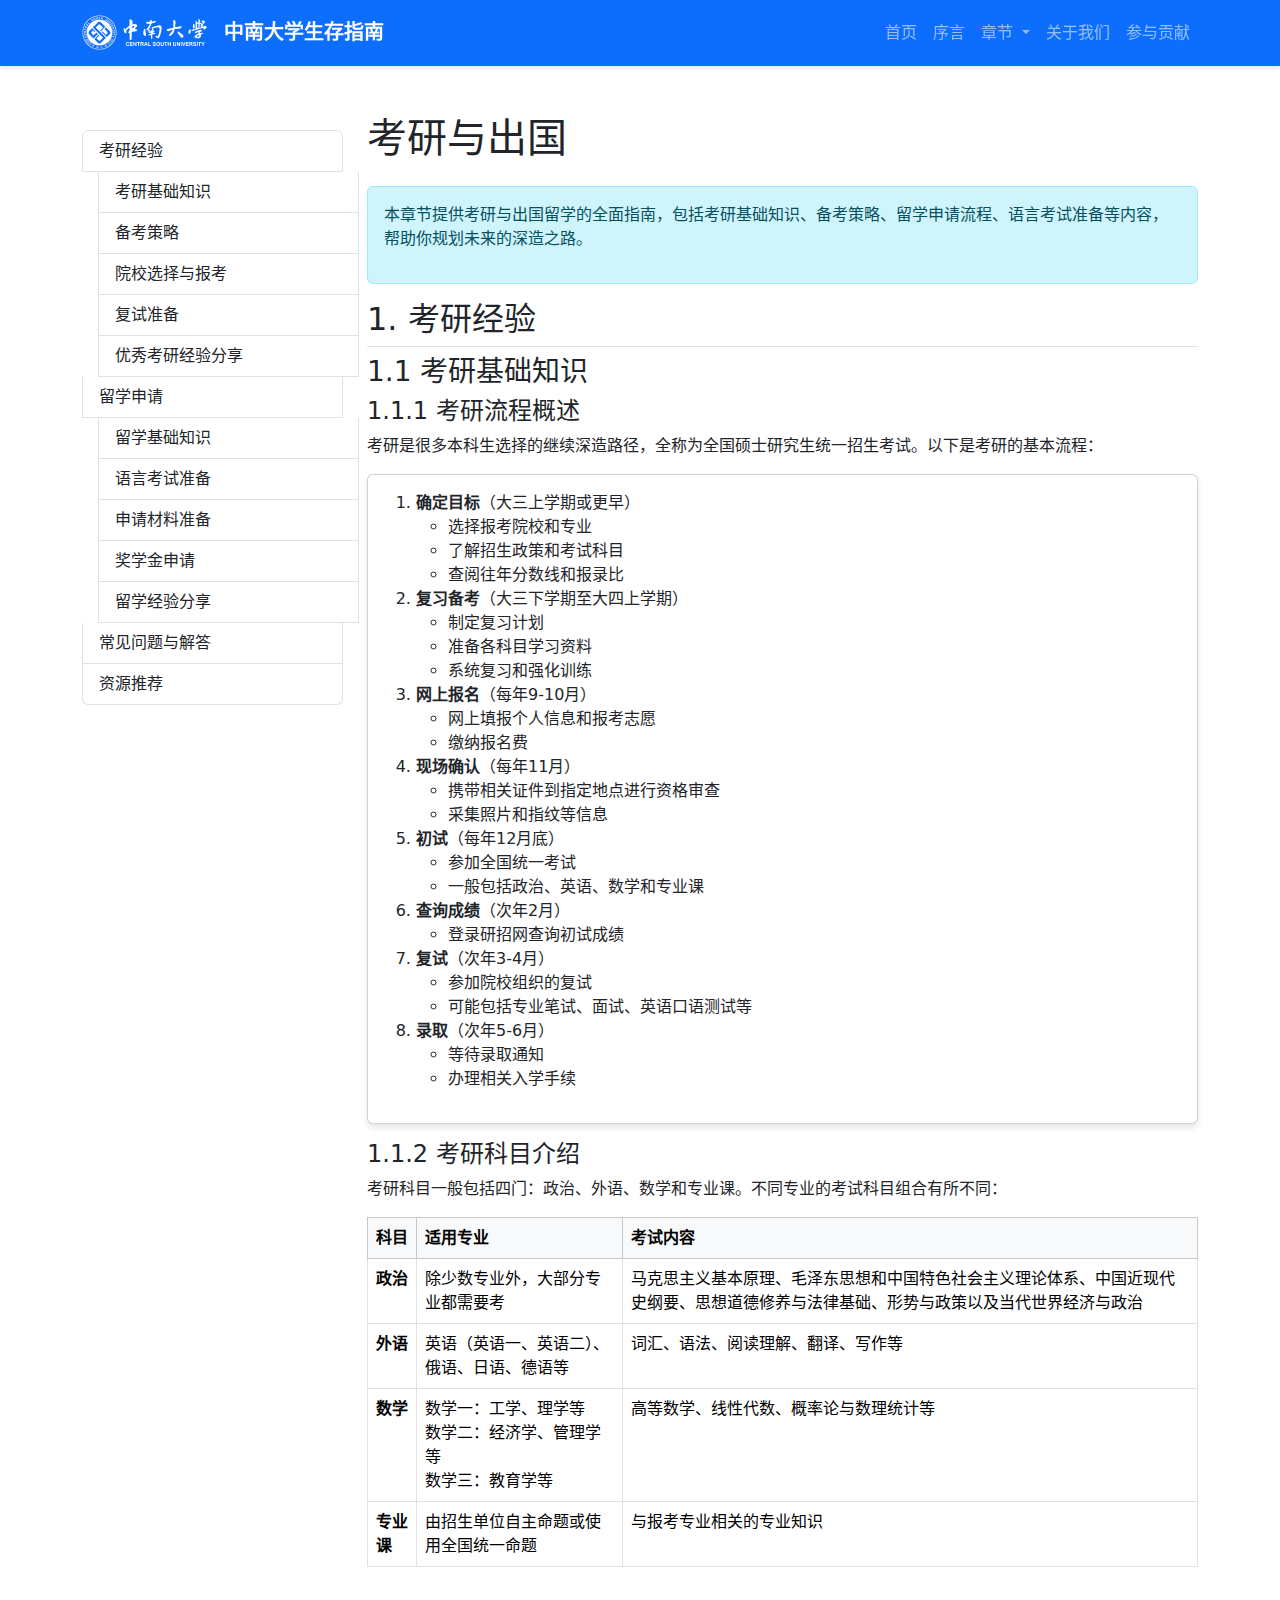
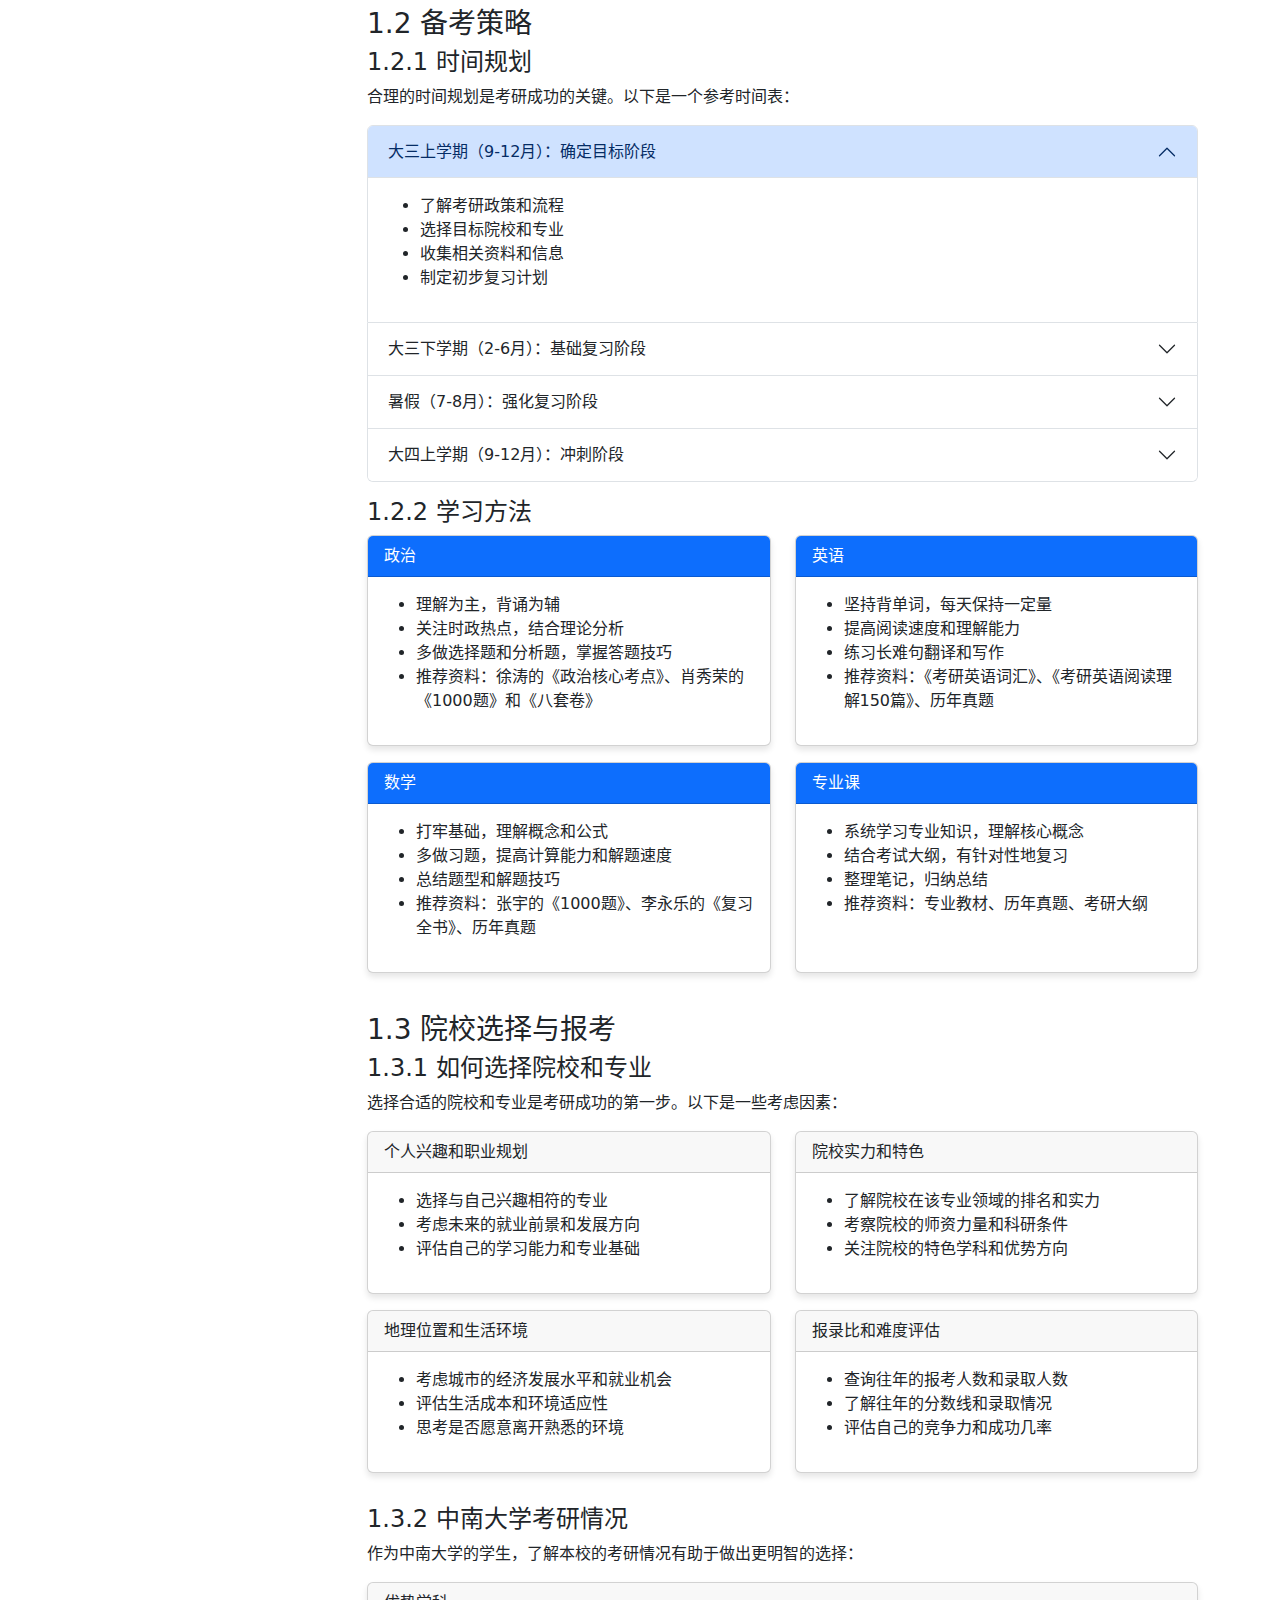
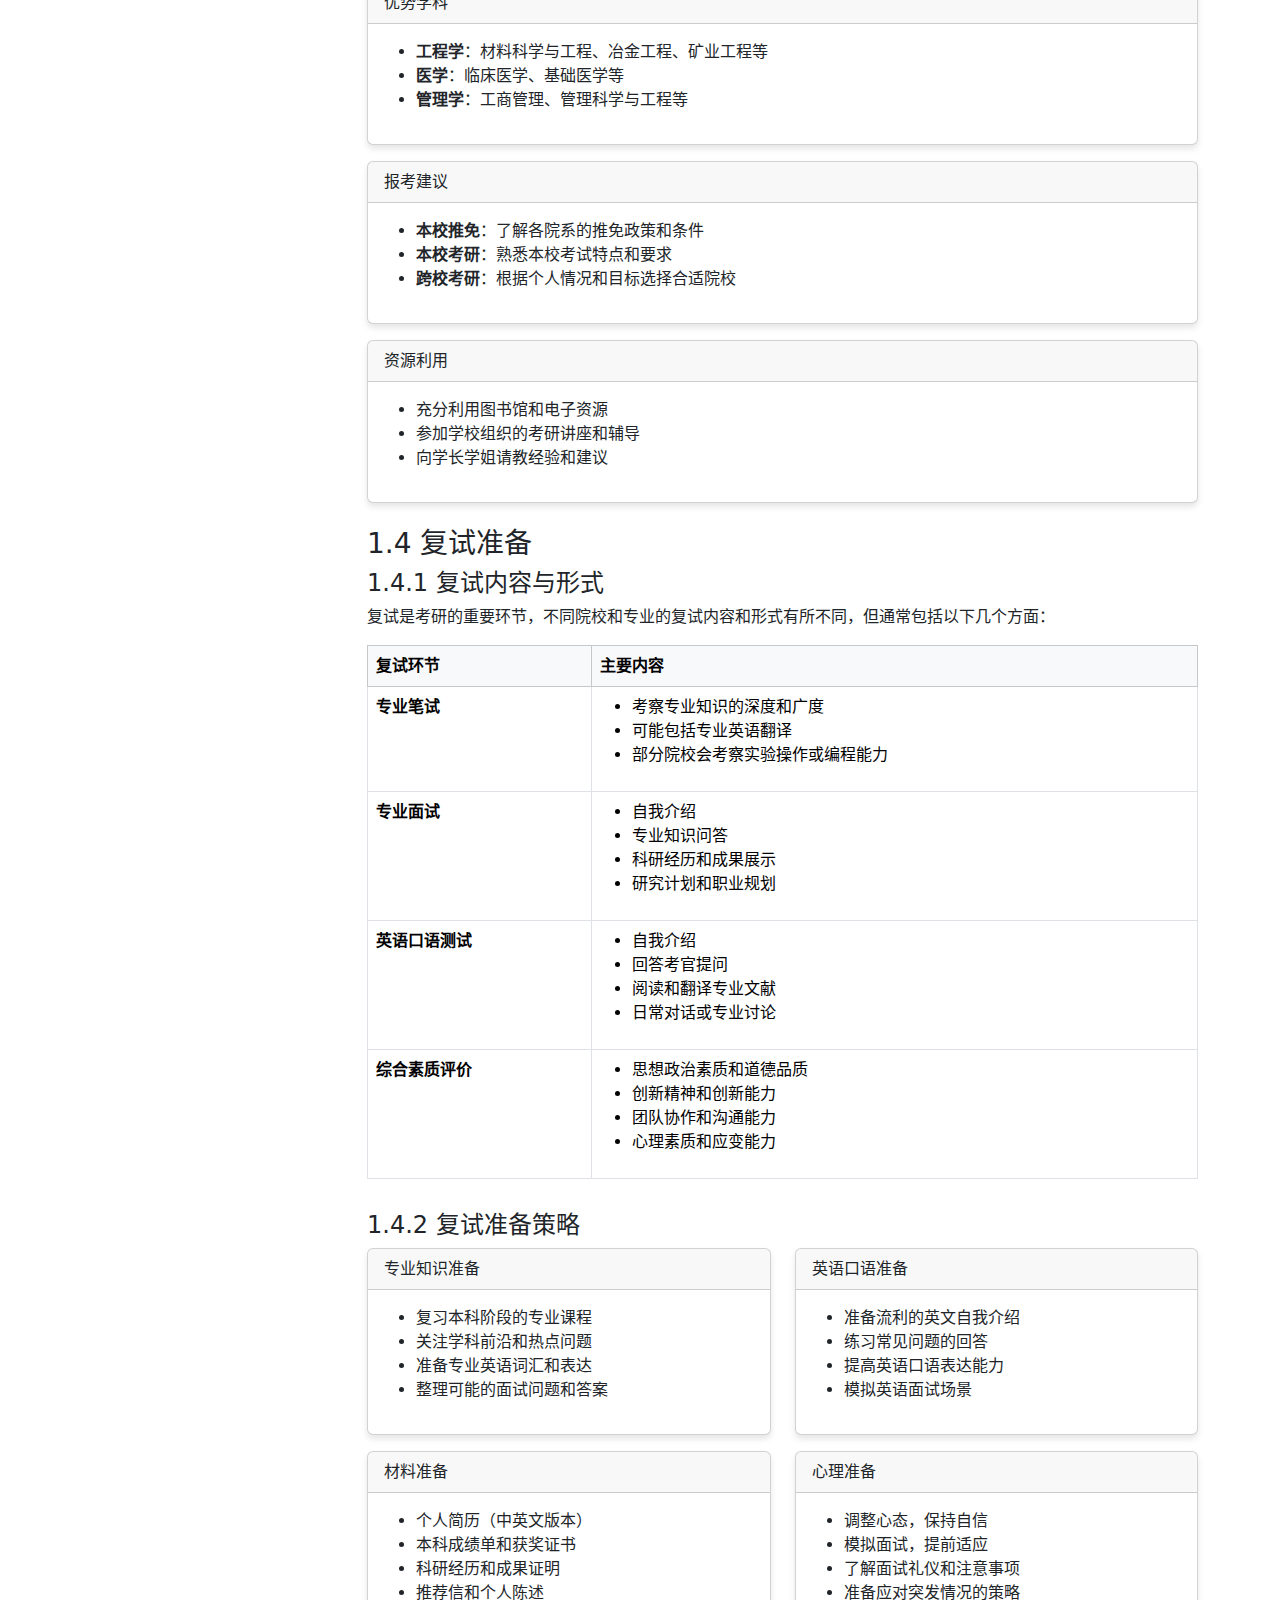
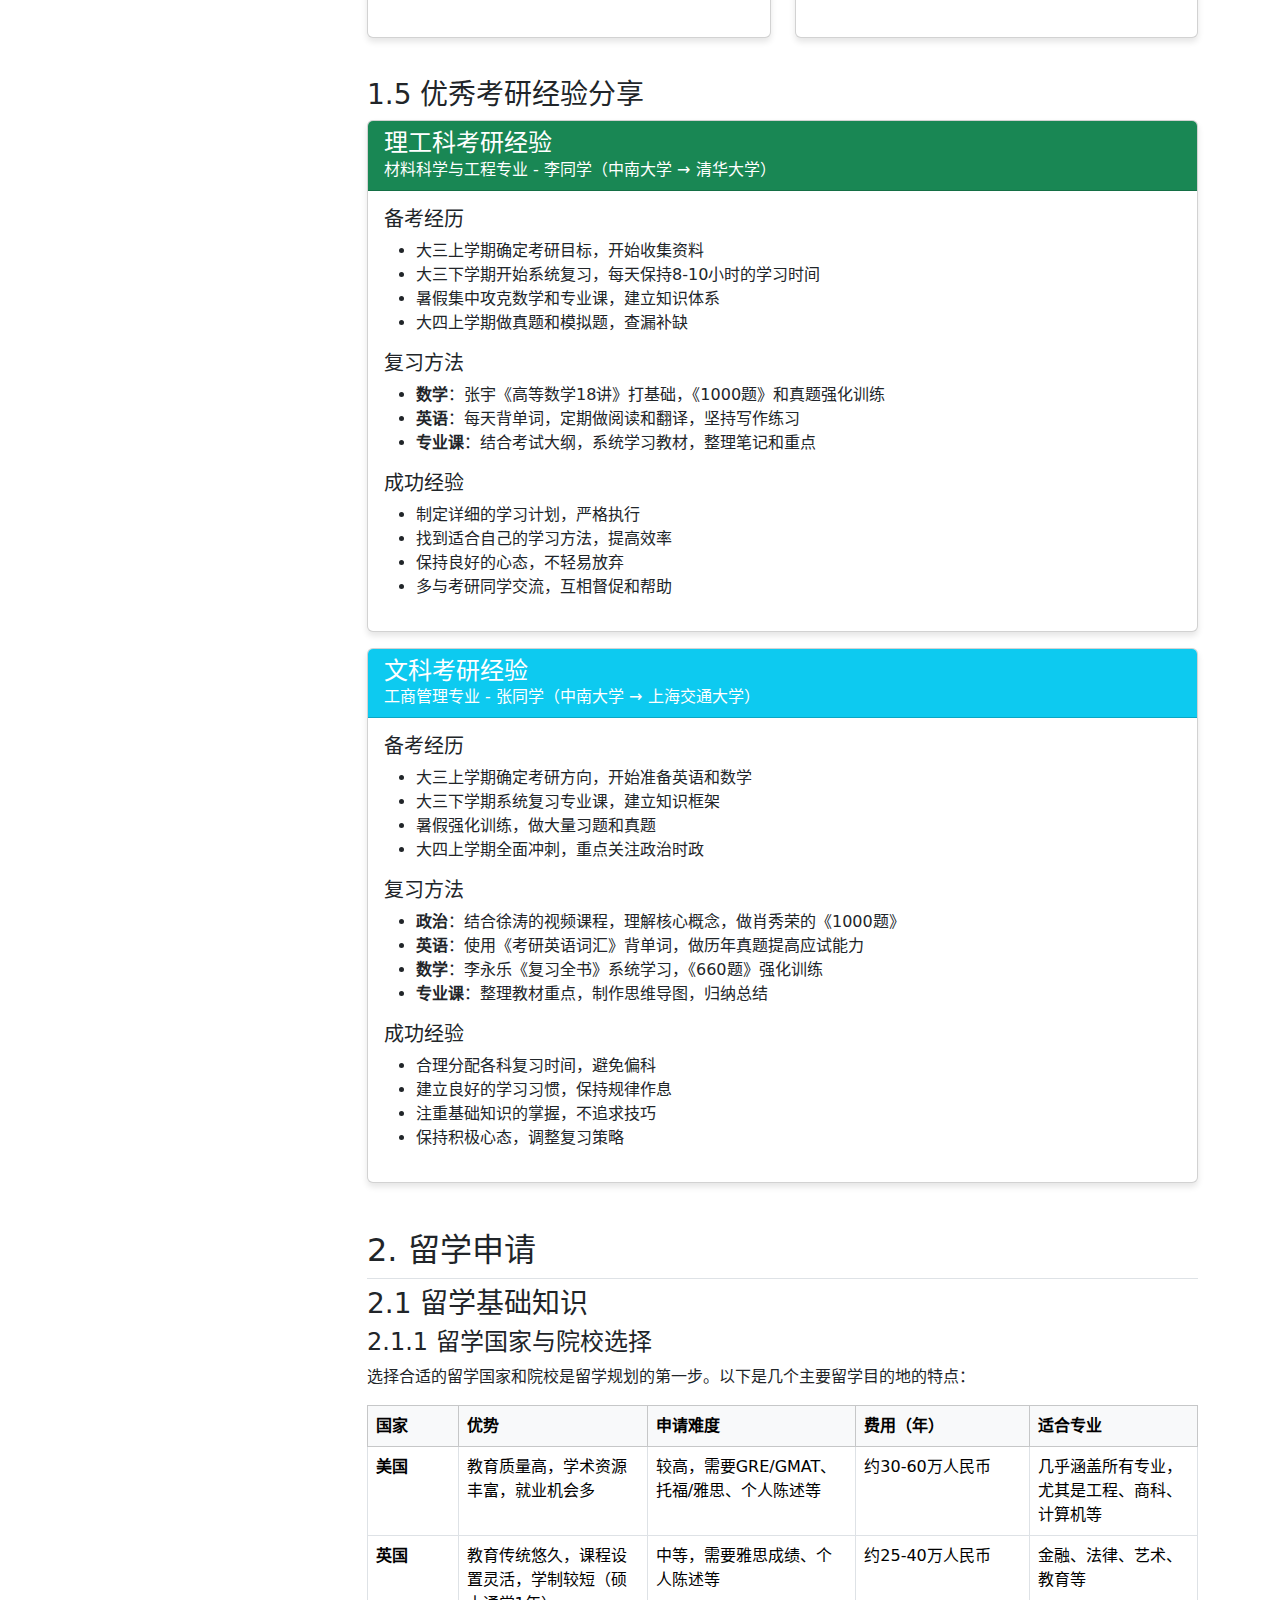
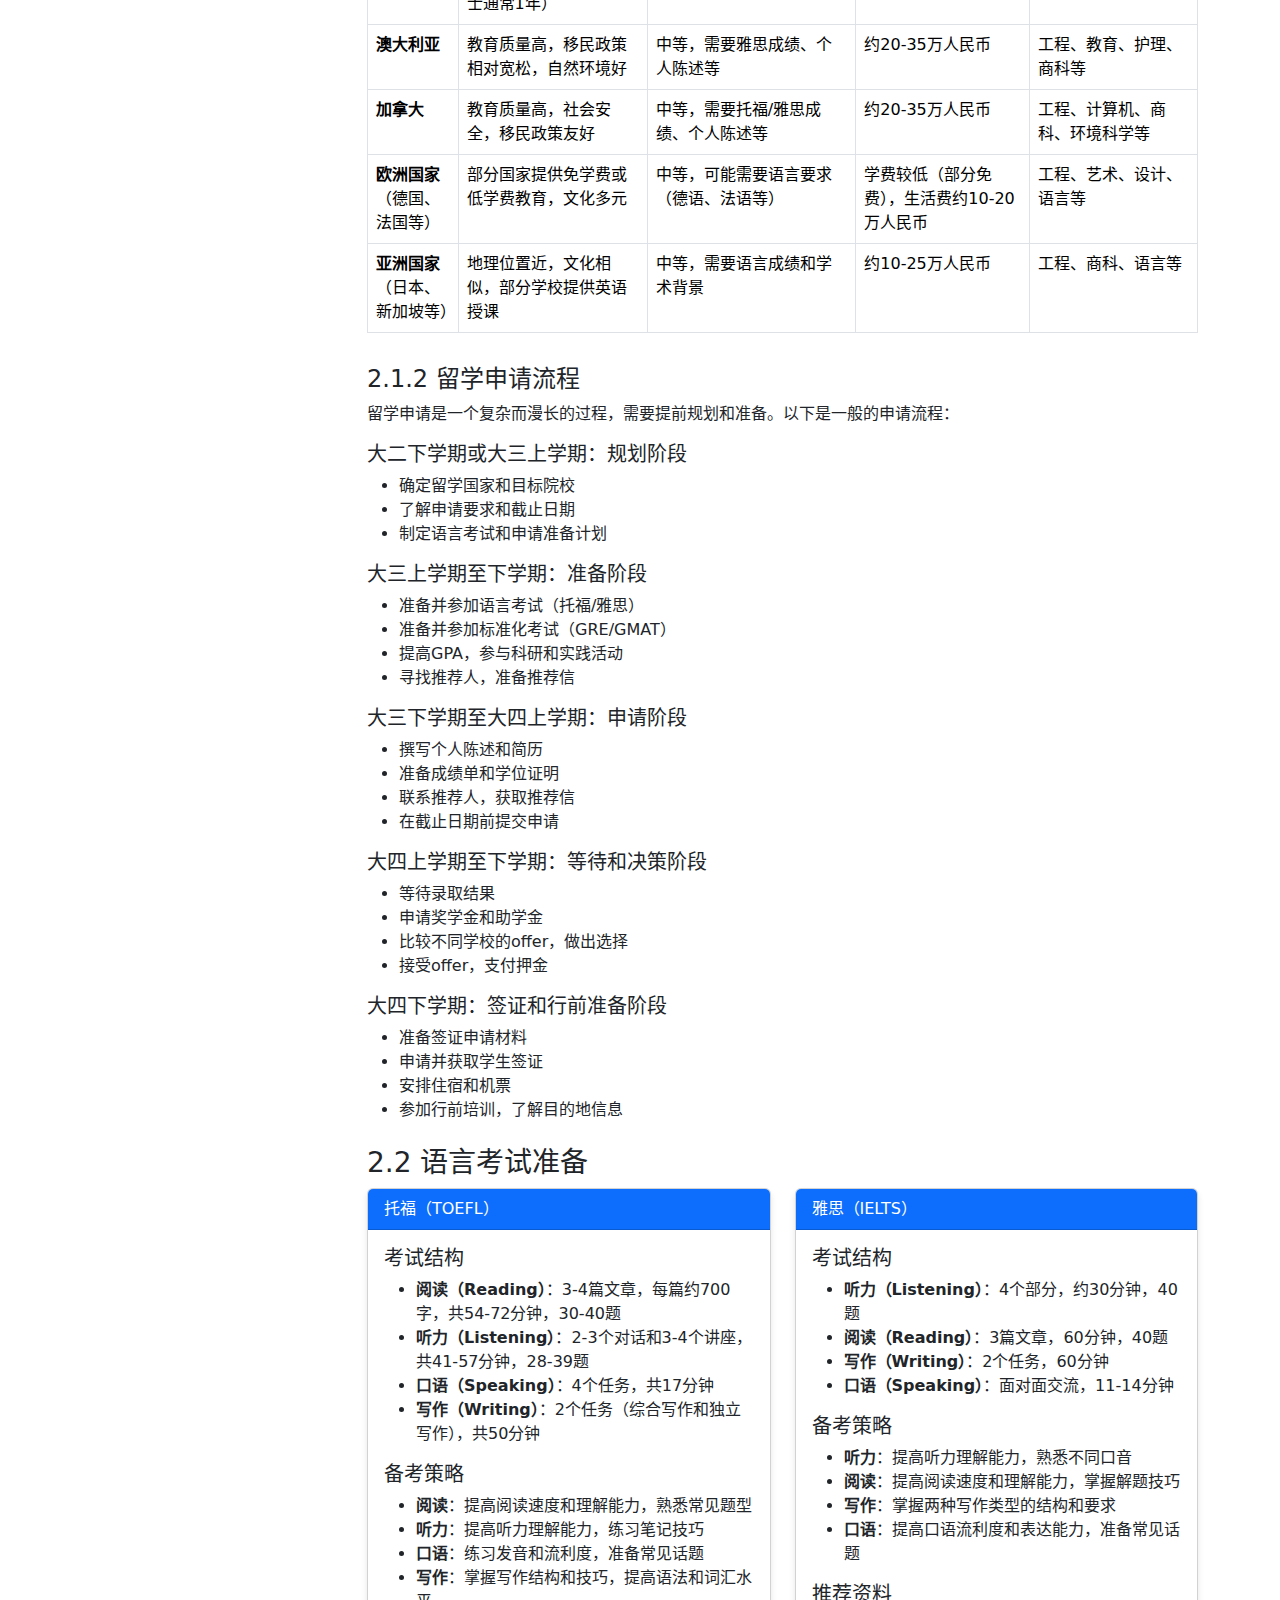
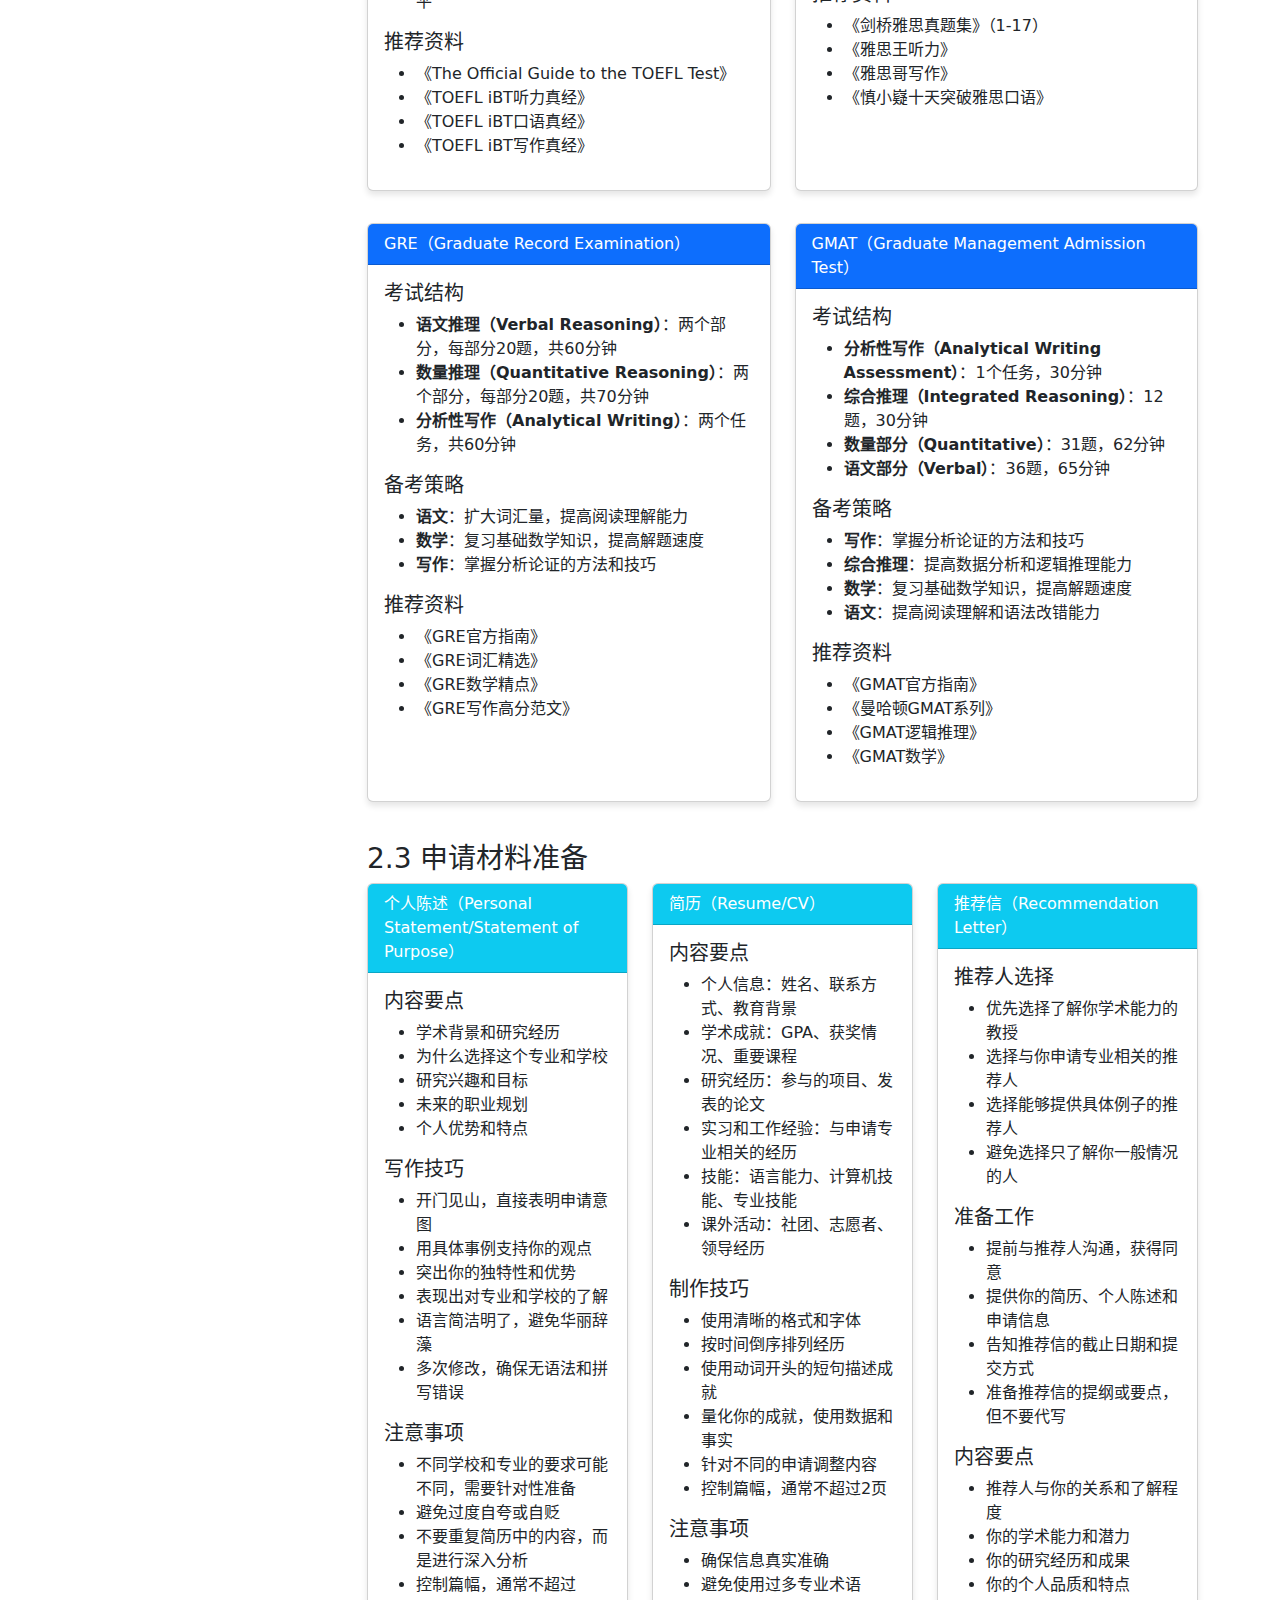
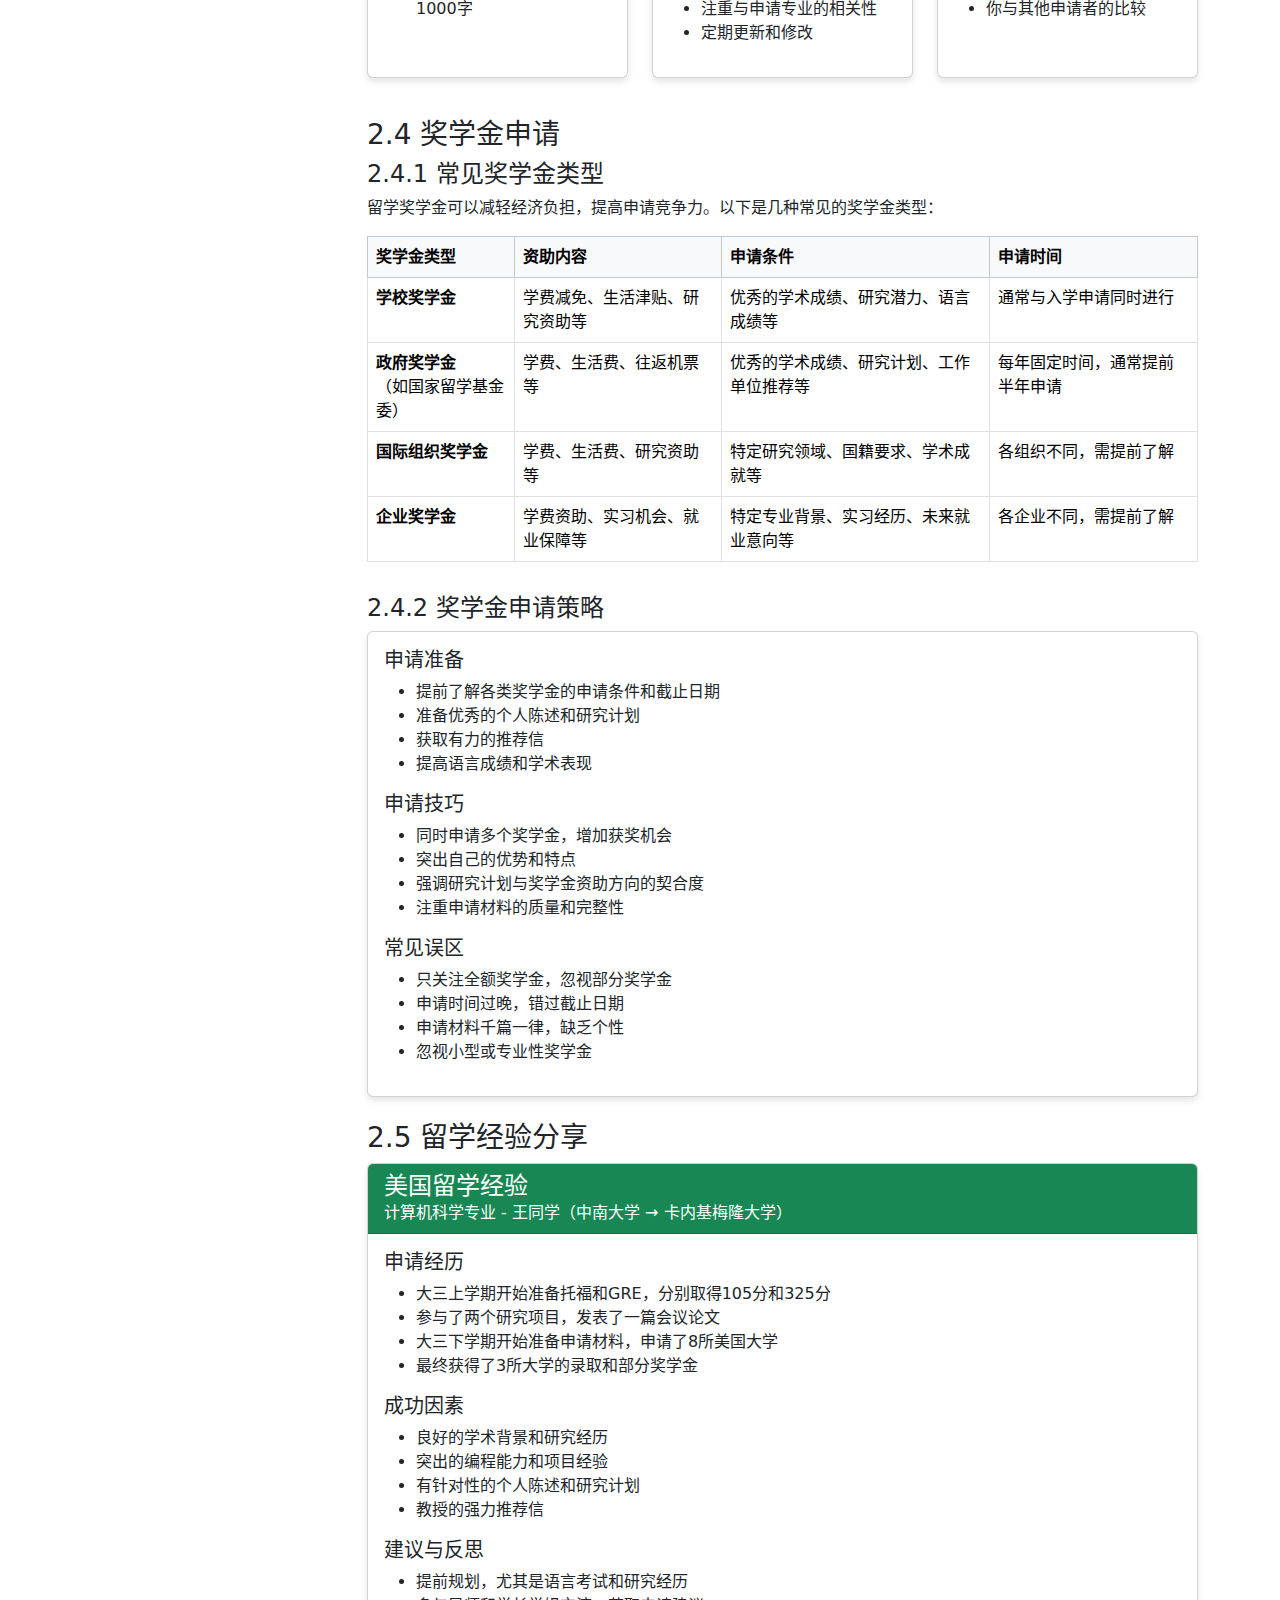
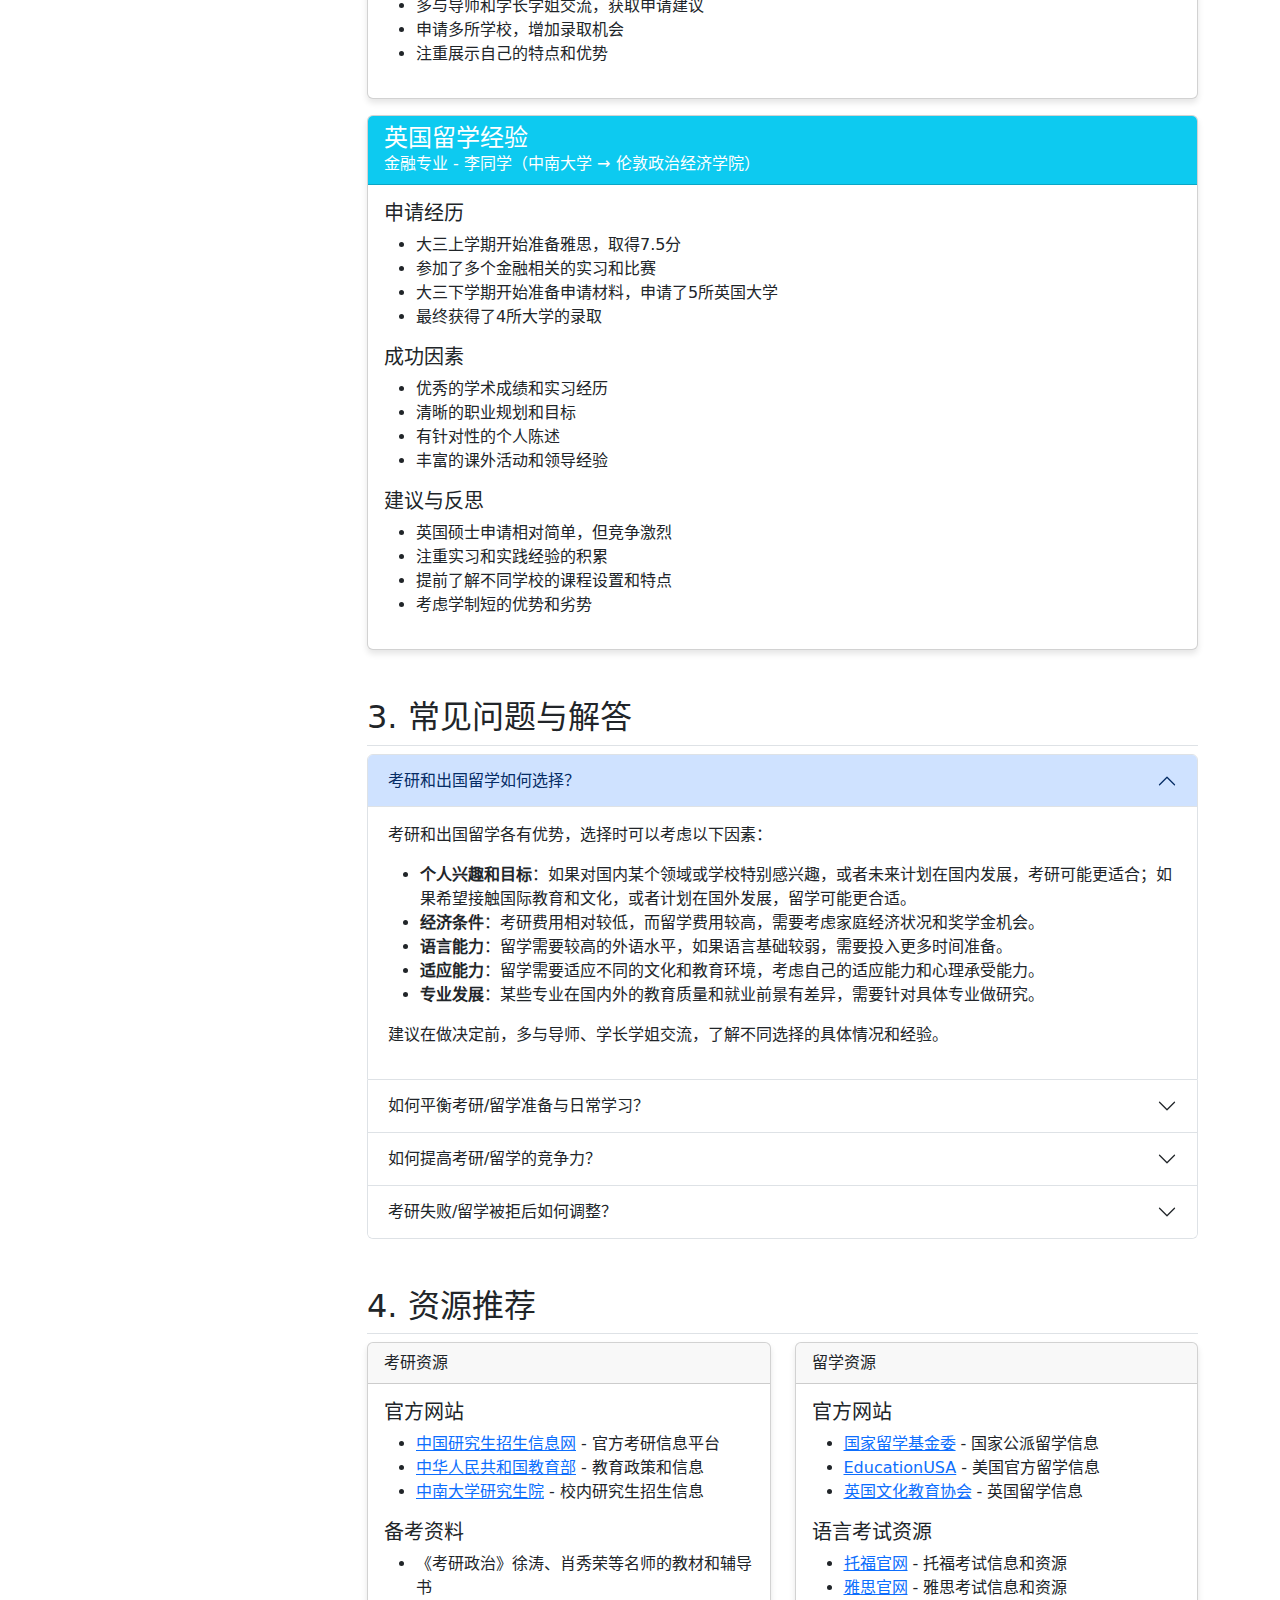
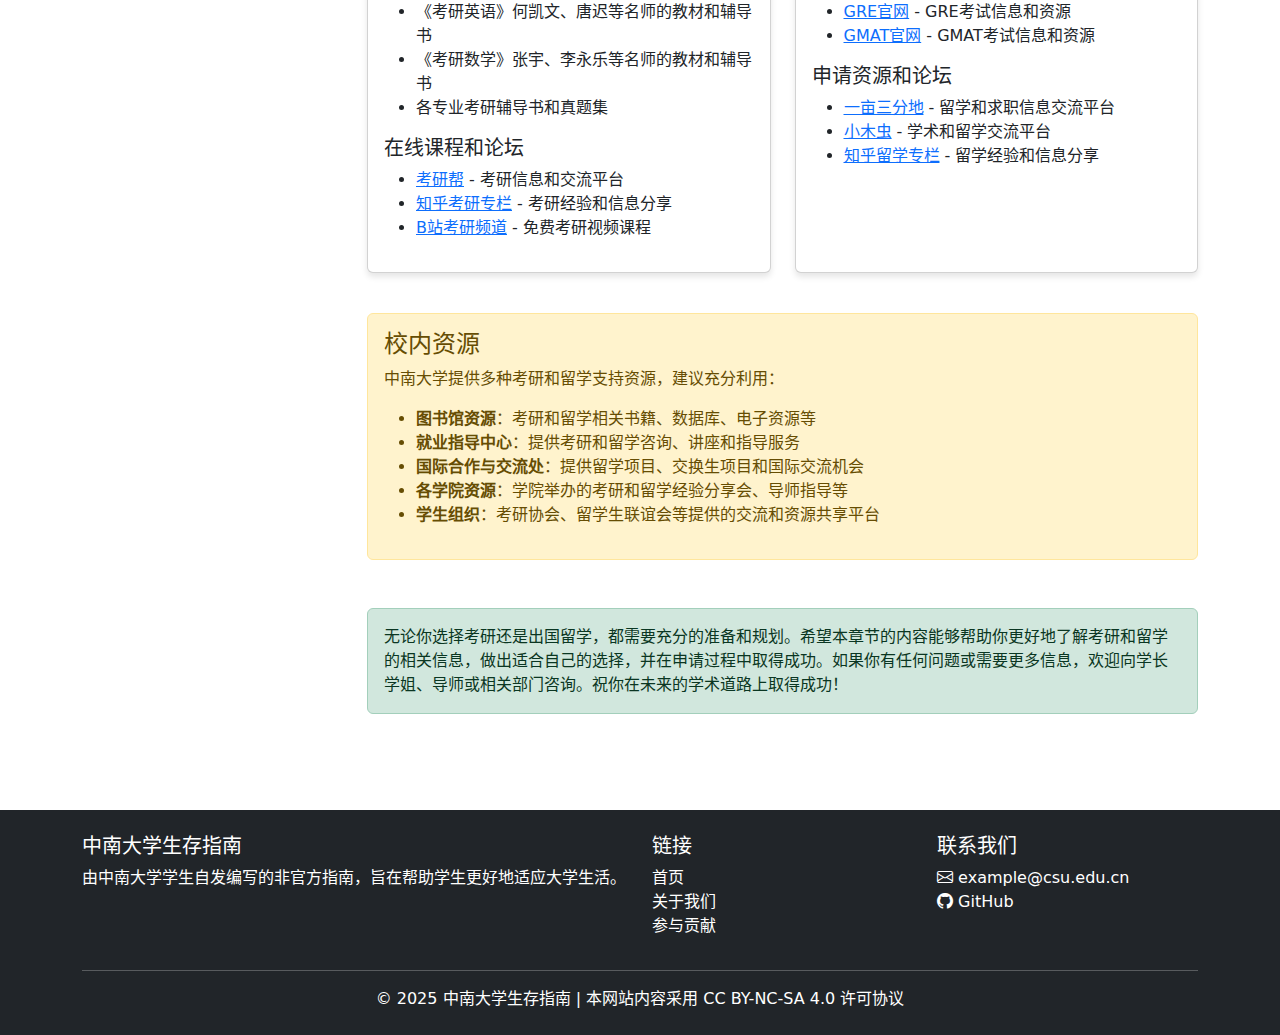
<file: website/public/chapters/grad-abroad.html>
<!DOCTYPE html>
<html lang="zh-CN">
<head>
    <meta charset="UTF-8">
    <meta name="viewport" content="width=device-width, initial-scale=1.0">
    <title>考研与出国 - 中南大学生存指南</title>
    <link rel="stylesheet" href="../css/style.css">
    <link rel="stylesheet" href="https://cdn.jsdelivr.net/npm/bootstrap@5.3.0/dist/css/bootstrap.min.css">
    <link rel="stylesheet" href="https://cdn.jsdelivr.net/npm/bootstrap-icons@1.10.0/font/bootstrap-icons.css">
</head>
<body>
    <!-- 导航栏 -->
    <nav class="navbar navbar-expand-lg navbar-dark bg-primary sticky-top">
        <div class="container">
            <a class="navbar-brand" href="../index.html"><img src="../images/校徽.png" alt="中南大学校徽" style="height: 40px; margin-right: 8px;">中南大学生存指南</a>
            <button class="navbar-toggler" type="button" data-bs-toggle="collapse" data-bs-target="#navbarNav" aria-controls="navbarNav" aria-expanded="false" aria-label="Toggle navigation">
                <span class="navbar-toggler-icon"></span>
            </button>
            <div class="collapse navbar-collapse" id="navbarNav">
                <ul class="navbar-nav ms-auto">
                    <li class="nav-item">
                        <a class="nav-link" href="../index.html">首页</a>
                    </li>
                    <li class="nav-item">
                        <a class="nav-link" href="../preface.html">序言</a>
                    </li>
                    <li class="nav-item dropdown">
                        <a class="nav-link dropdown-toggle" href="#" id="chaptersDropdown" role="button" data-bs-toggle="dropdown" aria-expanded="false">
                            章节
                        </a>
                        <ul class="dropdown-menu" aria-labelledby="chaptersDropdown">
                            <li><a class="dropdown-item" href="freshman-guide.html">新生指南</a></li>
                            <li><a class="dropdown-item" href="major-study.html">专业学习</a></li>
                            <li><a class="dropdown-item" href="research-competition.html">科研与竞赛</a></li>
                            <li><a class="dropdown-item" href="life-growth.html">生活与成长</a></li>
                            <li><a class="dropdown-item active" href="grad-abroad.html">考研与出国</a></li>
                            <li><a class="dropdown-item" href="internship-employment.html">实习与就业</a></li>
                        </ul>
                    </li>
                    <li class="nav-item">
                        <a class="nav-link" href="../index.html#about">关于我们</a>
                    </li>
                    <li class="nav-item">
                        <a class="nav-link" href="../index.html#contribute">参与贡献</a>
                    </li>
                </ul>
                <!-- 搜索框已移除 -->
            </div>
        </div>
    </nav>

    <!-- 主要内容 -->
    <div class="container my-5">
        <div class="row">
            <!-- 侧边栏导航 -->
            <div class="col-lg-3 mb-4">
                <div class="sticky-top pt-3" style="top: 80px;">
                    <div class="list-group">
                        <a href="#section1" class="list-group-item list-group-item-action">考研经验</a>
                        <a href="#section1-1" class="list-group-item list-group-item-action ms-3">考研基础知识</a>
                        <a href="#section1-2" class="list-group-item list-group-item-action ms-3">备考策略</a>
                        <a href="#section1-3" class="list-group-item list-group-item-action ms-3">院校选择与报考</a>
                        <a href="#section1-4" class="list-group-item list-group-item-action ms-3">复试准备</a>
                        <a href="#section1-5" class="list-group-item list-group-item-action ms-3">优秀考研经验分享</a>
                        <a href="#section2" class="list-group-item list-group-item-action">留学申请</a>
                        <a href="#section2-1" class="list-group-item list-group-item-action ms-3">留学基础知识</a>
                        <a href="#section2-2" class="list-group-item list-group-item-action ms-3">语言考试准备</a>
                        <a href="#section2-3" class="list-group-item list-group-item-action ms-3">申请材料准备</a>
                        <a href="#section2-4" class="list-group-item list-group-item-action ms-3">奖学金申请</a>
                        <a href="#section2-5" class="list-group-item list-group-item-action ms-3">留学经验分享</a>
                        <a href="#section3" class="list-group-item list-group-item-action">常见问题与解答</a>
                        <a href="#section4" class="list-group-item list-group-item-action">资源推荐</a>
                    </div>
                </div>
            </div>

            <!-- 主要内容区 -->
            <div class="col-lg-9">
                <h1 class="mb-4">考研与出国</h1>
                
                <div class="alert alert-info">
                    <p>本章节提供考研与出国留学的全面指南，包括考研基础知识、备考策略、留学申请流程、语言考试准备等内容，帮助你规划未来的深造之路。</p>
                </div>

                <!-- 考研经验 -->
                <section id="section1" class="mb-5">
                    <h2 class="border-bottom pb-2">1. 考研经验</h2>
                    
                    <!-- 考研基础知识 -->
                    <section id="section1-1" class="mb-4">
                        <h3>1.1 考研基础知识</h3>
                        
                        <h4>1.1.1 考研流程概述</h4>
                        <p>考研是很多本科生选择的继续深造路径，全称为全国硕士研究生统一招生考试。以下是考研的基本流程：</p>
                        
                        <div class="card mb-3">
                            <div class="card-body">
                                <ol>
                                    <li><strong>确定目标</strong>（大三上学期或更早）
                                        <ul>
                                            <li>选择报考院校和专业</li>
                                            <li>了解招生政策和考试科目</li>
                                            <li>查阅往年分数线和报录比</li>
                                        </ul>
                                    </li>
                                    <li><strong>复习备考</strong>（大三下学期至大四上学期）
                                        <ul>
                                            <li>制定复习计划</li>
                                            <li>准备各科目学习资料</li>
                                            <li>系统复习和强化训练</li>
                                        </ul>
                                    </li>
                                    <li><strong>网上报名</strong>（每年9-10月）
                                        <ul>
                                            <li>网上填报个人信息和报考志愿</li>
                                            <li>缴纳报名费</li>
                                        </ul>
                                    </li>
                                    <li><strong>现场确认</strong>（每年11月）
                                        <ul>
                                            <li>携带相关证件到指定地点进行资格审查</li>
                                            <li>采集照片和指纹等信息</li>
                                        </ul>
                                    </li>
                                    <li><strong>初试</strong>（每年12月底）
                                        <ul>
                                            <li>参加全国统一考试</li>
                                            <li>一般包括政治、英语、数学和专业课</li>
                                        </ul>
                                    </li>
                                    <li><strong>查询成绩</strong>（次年2月）
                                        <ul>
                                            <li>登录研招网查询初试成绩</li>
                                        </ul>
                                    </li>
                                    <li><strong>复试</strong>（次年3-4月）
                                        <ul>
                                            <li>参加院校组织的复试</li>
                                            <li>可能包括专业笔试、面试、英语口语测试等</li>
                                        </ul>
                                    </li>
                                    <li><strong>录取</strong>（次年5-6月）
                                        <ul>
                                            <li>等待录取通知</li>
                                            <li>办理相关入学手续</li>
                                        </ul>
                                    </li>
                                </ol>
                            </div>
                        </div>
                        
                        <h4>1.1.2 考研科目介绍</h4>
                        <p>考研科目一般包括四门：政治、外语、数学和专业课。不同专业的考试科目组合有所不同：</p>
                        
                        <div class="table-responsive">
                            <table class="table table-bordered">
                                <thead class="table-light">
                                    <tr>
                                        <th>科目</th>
                                        <th>适用专业</th>
                                        <th>考试内容</th>
                                    </tr>
                                </thead>
                                <tbody>
                                    <tr>
                                        <td><strong>政治</strong></td>
                                        <td>除少数专业外，大部分专业都需要考</td>
                                        <td>马克思主义基本原理、毛泽东思想和中国特色社会主义理论体系、中国近现代史纲要、思想道德修养与法律基础、形势与政策以及当代世界经济与政治</td>
                                    </tr>
                                    <tr>
                                        <td><strong>外语</strong></td>
                                        <td>英语（英语一、英语二）、俄语、日语、德语等</td>
                                        <td>词汇、语法、阅读理解、翻译、写作等</td>
                                    </tr>
                                    <tr>
                                        <td><strong>数学</strong></td>
                                        <td>数学一：工学、理学等<br>数学二：经济学、管理学等<br>数学三：教育学等</td>
                                        <td>高等数学、线性代数、概率论与数理统计等</td>
                                    </tr>
                                    <tr>
                                        <td><strong>专业课</strong></td>
                                        <td>由招生单位自主命题或使用全国统一命题</td>
                                        <td>与报考专业相关的专业知识</td>
                                    </tr>
                                </tbody>
                            </table>
                        </div>
                    </section>
                    
                    <!-- 备考策略 -->
                    <section id="section1-2" class="mb-4">
                        <h3>1.2 备考策略</h3>
                        
                        <h4>1.2.1 时间规划</h4>
                        <p>合理的时间规划是考研成功的关键。以下是一个参考时间表：</p>
                        
                        <div class="accordion mb-3" id="timeplanAccordion">
                            <div class="accordion-item">
                                <h2 class="accordion-header" id="headingOne">
                                    <button class="accordion-button" type="button" data-bs-toggle="collapse" data-bs-target="#collapseOne" aria-expanded="true" aria-controls="collapseOne">
                                        大三上学期（9-12月）：确定目标阶段
                                    </button>
                                </h2>
                                <div id="collapseOne" class="accordion-collapse collapse show" aria-labelledby="headingOne" data-bs-parent="#timeplanAccordion">
                                    <div class="accordion-body">
                                        <ul>
                                            <li>了解考研政策和流程</li>
                                            <li>选择目标院校和专业</li>
                                            <li>收集相关资料和信息</li>
                                            <li>制定初步复习计划</li>
                                        </ul>
                                    </div>
                                </div>
                            </div>
                            <div class="accordion-item">
                                <h2 class="accordion-header" id="headingTwo">
                                    <button class="accordion-button collapsed" type="button" data-bs-toggle="collapse" data-bs-target="#collapseTwo" aria-expanded="false" aria-controls="collapseTwo">
                                        大三下学期（2-6月）：基础复习阶段
                                    </button>
                                </h2>
                                <div id="collapseTwo" class="accordion-collapse collapse" aria-labelledby="headingTwo" data-bs-parent="#timeplanAccordion">
                                    <div class="accordion-body">
                                        <ul>
                                            <li><strong>政治</strong>：熟悉教材内容，掌握基本概念</li>
                                            <li><strong>英语</strong>：背单词，做阅读理解，练习翻译</li>
                                            <li><strong>数学</strong>：复习高数、线代、概率论基础知识</li>
                                            <li><strong>专业课</strong>：系统学习专业基础知识</li>
                                        </ul>
                                    </div>
                                </div>
                            </div>
                            <div class="accordion-item">
                                <h2 class="accordion-header" id="headingThree">
                                    <button class="accordion-button collapsed" type="button" data-bs-toggle="collapse" data-bs-target="#collapseThree" aria-expanded="false" aria-controls="collapseThree">
                                        暑假（7-8月）：强化复习阶段
                                    </button>
                                </h2>
                                <div id="collapseThree" class="accordion-collapse collapse" aria-labelledby="headingThree" data-bs-parent="#timeplanAccordion">
                                    <div class="accordion-body">
                                        <ul>
                                            <li><strong>政治</strong>：深入理解重点内容，开始做选择题</li>
                                            <li><strong>英语</strong>：继续背单词，增加阅读量，练习写作</li>
                                            <li><strong>数学</strong>：做习题，巩固知识点，提高解题能力</li>
                                            <li><strong>专业课</strong>：深入学习专业知识，做真题</li>
                                        </ul>
                                    </div>
                                </div>
                            </div>
                            <div class="accordion-item">
                                <h2 class="accordion-header" id="headingFour">
                                    <button class="accordion-button collapsed" type="button" data-bs-toggle="collapse" data-bs-target="#collapseFour" aria-expanded="false" aria-controls="collapseFour">
                                        大四上学期（9-12月）：冲刺阶段
                                    </button>
                                </h2>
                                <div id="collapseFour" class="accordion-collapse collapse" aria-labelledby="headingFour" data-bs-parent="#timeplanAccordion">
                                    <div class="accordion-body">
                                        <ul>
                                            <li><strong>政治</strong>：关注时政热点，做真题和模拟题</li>
                                            <li><strong>英语</strong>：做真题，练习写作，提高应试能力</li>
                                            <li><strong>数学</strong>：做真题和模拟题，总结解题技巧</li>
                                            <li><strong>专业课</strong>：做真题和模拟题，查漏补缺</li>
                                        </ul>
                                    </div>
                                </div>
                            </div>
                        </div>
                        
                        <h4>1.2.2 学习方法</h4>
                        <div class="row mb-3">
                            <div class="col-md-6 mb-3">
                                <div class="card h-100">
                                    <div class="card-header bg-primary text-white">政治</div>
                                    <div class="card-body">
                                        <ul>
                                            <li>理解为主，背诵为辅</li>
                                            <li>关注时政热点，结合理论分析</li>
                                            <li>多做选择题和分析题，掌握答题技巧</li>
                                            <li>推荐资料：徐涛的《政治核心考点》、肖秀荣的《1000题》和《八套卷》</li>
                                        </ul>
                                    </div>
                                </div>
                            </div>
                            <div class="col-md-6 mb-3">
                                <div class="card h-100">
                                    <div class="card-header bg-primary text-white">英语</div>
                                    <div class="card-body">
                                        <ul>
                                            <li>坚持背单词，每天保持一定量</li>
                                            <li>提高阅读速度和理解能力</li>
                                            <li>练习长难句翻译和写作</li>
                                            <li>推荐资料：《考研英语词汇》、《考研英语阅读理解150篇》、历年真题</li>
                                        </ul>
                                    </div>
                                </div>
                            </div>
                            <div class="col-md-6 mb-3">
                                <div class="card h-100">
                                    <div class="card-header bg-primary text-white">数学</div>
                                    <div class="card-body">
                                        <ul>
                                            <li>打牢基础，理解概念和公式</li>
                                            <li>多做习题，提高计算能力和解题速度</li>
                                            <li>总结题型和解题技巧</li>
                                            <li>推荐资料：张宇的《1000题》、李永乐的《复习全书》、历年真题</li>
                                        </ul>
                                    </div>
                                </div>
                            </div>
                            <div class="col-md-6 mb-3">
                                <div class="card h-100">
                                    <div class="card-header bg-primary text-white">专业课</div>
                                    <div class="card-body">
                                        <ul>
                                            <li>系统学习专业知识，理解核心概念</li>
                                            <li>结合考试大纲，有针对性地复习</li>
                                            <li>整理笔记，归纳总结</li>
                                            <li>推荐资料：专业教材、历年真题、考研大纲</li>
                                        </ul>
                                    </div>
                                </div>
                            </div>
                        </div>
                    </section>
                    
                    <!-- 院校选择与报考 -->
                    <section id="section1-3" class="mb-4">
                        <h3>1.3 院校选择与报考</h3>
                        
                        <h4>1.3.1 如何选择院校和专业</h4>
                        <p>选择合适的院校和专业是考研成功的第一步。以下是一些考虑因素：</p>
                        
                        <div class="row mb-3">
                            <div class="col-md-6 mb-3">
                                <div class="card h-100">
                                    <div class="card-header">个人兴趣和职业规划</div>
                                    <div class="card-body">
                                        <ul>
                                            <li>选择与自己兴趣相符的专业</li>
                                            <li>考虑未来的就业前景和发展方向</li>
                                            <li>评估自己的学习能力和专业基础</li>
                                        </ul>
                                    </div>
                                </div>
                            </div>
                            <div class="col-md-6 mb-3">
                                <div class="card h-100">
                                    <div class="card-header">院校实力和特色</div>
                                    <div class="card-body">
                                        <ul>
                                            <li>了解院校在该专业领域的排名和实力</li>
                                            <li>考察院校的师资力量和科研条件</li>
                                            <li>关注院校的特色学科和优势方向</li>
                                        </ul>
                                    </div>
                                </div>
                            </div>
                            <div class="col-md-6 mb-3">
                                <div class="card h-100">
                                    <div class="card-header">地理位置和生活环境</div>
                                    <div class="card-body">
                                        <ul>
                                            <li>考虑城市的经济发展水平和就业机会</li>
                                            <li>评估生活成本和环境适应性</li>
                                            <li>思考是否愿意离开熟悉的环境</li>
                                        </ul>
                                    </div>
                                </div>
                            </div>
                            <div class="col-md-6 mb-3">
                                <div class="card h-100">
                                    <div class="card-header">报录比和难度评估</div>
                                    <div class="card-body">
                                        <ul>
                                            <li>查询往年的报考人数和录取人数</li>
                                            <li>了解往年的分数线和录取情况</li>
                                            <li>评估自己的竞争力和成功几率</li>
                                        </ul>
                                    </div>
                                </div>
                            </div>
                        </div>
                        
                        <h4>1.3.2 中南大学考研情况</h4>
                        <p>作为中南大学的学生，了解本校的考研情况有助于做出更明智的选择：</p>
                        
                        <div class="card mb-3">
                            <div class="card-header">优势学科</div>
                            <div class="card-body">
                                <ul>
                                    <li><strong>工程学</strong>：材料科学与工程、冶金工程、矿业工程等</li>
                                    <li><strong>医学</strong>：临床医学、基础医学等</li>
                                    <li><strong>管理学</strong>：工商管理、管理科学与工程等</li>
                                </ul>
                            </div>
                        </div>
                        
                        <div class="card mb-3">
                            <div class="card-header">报考建议</div>
                            <div class="card-body">
                                <ul>
                                    <li><strong>本校推免</strong>：了解各院系的推免政策和条件</li>
                                    <li><strong>本校考研</strong>：熟悉本校考试特点和要求</li>
                                    <li><strong>跨校考研</strong>：根据个人情况和目标选择合适院校</li>
                                </ul>
                            </div>
                        </div>
                        
                        <div class="card mb-3">
                            <div class="card-header">资源利用</div>
                            <div class="card-body">
                                <ul>
                                    <li>充分利用图书馆和电子资源</li>
                                    <li>参加学校组织的考研讲座和辅导</li>
                                    <li>向学长学姐请教经验和建议</li>
                                </ul>
                            </div>
                        </div>
                    </section>
                    
                    <!-- 复试准备 -->
                    <section id="section1-4" class="mb-4">
                        <h3>1.4 复试准备</h3>
                        
                        <h4>1.4.1 复试内容与形式</h4>
                        <p>复试是考研的重要环节，不同院校和专业的复试内容和形式有所不同，但通常包括以下几个方面：</p>
                        
                        <div class="table-responsive mb-3">
                            <table class="table table-bordered">
                                <thead class="table-light">
                                    <tr>
                                        <th>复试环节</th>
                                        <th>主要内容</th>
                                    </tr>
                                </thead>
                                <tbody>
                                    <tr>
                                        <td><strong>专业笔试</strong></td>
                                        <td>
                                            <ul>
                                                <li>考察专业知识的深度和广度</li>
                                                <li>可能包括专业英语翻译</li>
                                                <li>部分院校会考察实验操作或编程能力</li>
                                            </ul>
                                        </td>
                                    </tr>
                                    <tr>
                                        <td><strong>专业面试</strong></td>
                                        <td>
                                            <ul>
                                                <li>自我介绍</li>
                                                <li>专业知识问答</li>
                                                <li>科研经历和成果展示</li>
                                                <li>研究计划和职业规划</li>
                                            </ul>
                                        </td>
                                    </tr>
                                    <tr>
                                        <td><strong>英语口语测试</strong></td>
                                        <td>
                                            <ul>
                                                <li>自我介绍</li>
                                                <li>回答考官提问</li>
                                                <li>阅读和翻译专业文献</li>
                                                <li>日常对话或专业讨论</li>
                                            </ul>
                                        </td>
                                    </tr>
                                    <tr>
                                        <td><strong>综合素质评价</strong></td>
                                        <td>
                                            <ul>
                                                <li>思想政治素质和道德品质</li>
                                                <li>创新精神和创新能力</li>
                                                <li>团队协作和沟通能力</li>
                                                <li>心理素质和应变能力</li>
                                            </ul>
                                        </td>
                                    </tr>
                                </tbody>
                            </table>
                        </div>
                        
                        <h4>1.4.2 复试准备策略</h4>
                        
                        <div class="row mb-3">
                            <div class="col-md-6 mb-3">
                                <div class="card h-100">
                                    <div class="card-header">专业知识准备</div>
                                    <div class="card-body">
                                        <ul>
                                            <li>复习本科阶段的专业课程</li>
                                            <li>关注学科前沿和热点问题</li>
                                            <li>准备专业英语词汇和表达</li>
                                            <li>整理可能的面试问题和答案</li>
                                        </ul>
                                    </div>
                                </div>
                            </div>
                            <div class="col-md-6 mb-3">
                                <div class="card h-100">
                                    <div class="card-header">英语口语准备</div>
                                    <div class="card-body">
                                        <ul>
                                            <li>准备流利的英文自我介绍</li>
                                            <li>练习常见问题的回答</li>
                                            <li>提高英语口语表达能力</li>
                                            <li>模拟英语面试场景</li>
                                        </ul>
                                    </div>
                                </div>
                            </div>
                            <div class="col-md-6 mb-3">
                                <div class="card h-100">
                                    <div class="card-header">材料准备</div>
                                    <div class="card-body">
                                        <ul>
                                            <li>个人简历（中英文版本）</li>
                                            <li>本科成绩单和获奖证书</li>
                                            <li>科研经历和成果证明</li>
                                            <li>推荐信和个人陈述</li>
                                        </ul>
                                    </div>
                                </div>
                            </div>
                            <div class="col-md-6 mb-3">
                                <div class="card h-100">
                                    <div class="card-header">心理准备</div>
                                    <div class="card-body">
                                        <ul>
                                            <li>调整心态，保持自信</li>
                                            <li>模拟面试，提前适应</li>
                                            <li>了解面试礼仪和注意事项</li>
                                            <li>准备应对突发情况的策略</li>
                                        </ul>
                                    </div>
                                </div>
                            </div>
                        </div>
                    </section>
                    
                    <!-- 优秀考研经验分享 -->
                    <section id="section1-5" class="mb-4">
                        <h3>1.5 优秀考研经验分享</h3>
                        
                        <div class="card mb-3">
                            <div class="card-header bg-success text-white">
                                <h4 class="mb-0">理工科考研经验</h4>
                                <p class="mb-0">材料科学与工程专业 - 李同学（中南大学 → 清华大学）</p>
                            </div>
                            <div class="card-body">
                                <h5>备考经历</h5>
                                <ul>
                                    <li>大三上学期确定考研目标，开始收集资料</li>
                                    <li>大三下学期开始系统复习，每天保持8-10小时的学习时间</li>
                                    <li>暑假集中攻克数学和专业课，建立知识体系</li>
                                    <li>大四上学期做真题和模拟题，查漏补缺</li>
                                </ul>
                                
                                <h5>复习方法</h5>
                                <ul>
                                    <li><strong>数学</strong>：张宇《高等数学18讲》打基础，《1000题》和真题强化训练</li>
                                    <li><strong>英语</strong>：每天背单词，定期做阅读和翻译，坚持写作练习</li>
                                    <li><strong>专业课</strong>：结合考试大纲，系统学习教材，整理笔记和重点</li>
                                </ul>
                                
                                <h5>成功经验</h5>
                                <ul>
                                    <li>制定详细的学习计划，严格执行</li>
                                    <li>找到适合自己的学习方法，提高效率</li>
                                    <li>保持良好的心态，不轻易放弃</li>
                                    <li>多与考研同学交流，互相督促和帮助</li>
                                </ul>
                            </div>
                        </div>
                        
                        <div class="card mb-3">
                            <div class="card-header bg-info text-white">
                                <h4 class="mb-0">文科考研经验</h4>
                                <p class="mb-0">工商管理专业 - 张同学（中南大学 → 上海交通大学）</p>
                            </div>
                            <div class="card-body">
                                <h5>备考经历</h5>
                                <ul>
                                    <li>大三上学期确定考研方向，开始准备英语和数学</li>
                                    <li>大三下学期系统复习专业课，建立知识框架</li>
                                    <li>暑假强化训练，做大量习题和真题</li>
                                    <li>大四上学期全面冲刺，重点关注政治时政</li>
                                </ul>
                                
                                <h5>复习方法</h5>
                                <ul>
                                    <li><strong>政治</strong>：结合徐涛的视频课程，理解核心概念，做肖秀荣的《1000题》</li>
                                    <li><strong>英语</strong>：使用《考研英语词汇》背单词，做历年真题提高应试能力</li>
                                    <li><strong>数学</strong>：李永乐《复习全书》系统学习，《660题》强化训练</li>
                                    <li><strong>专业课</strong>：整理教材重点，制作思维导图，归纳总结</li>
                                </ul>
                                
                                <h5>成功经验</h5>
                                <ul>
                                    <li>合理分配各科复习时间，避免偏科</li>
                                    <li>建立良好的学习习惯，保持规律作息</li>
                                    <li>注重基础知识的掌握，不追求技巧</li>
                                    <li>保持积极心态，调整复习策略</li>
                                </ul>
                            </div>
                        </div>
                    </section>
                </section>
                
                <!-- 留学申请 -->
                <section id="section2" class="mb-5">
                    <h2 class="border-bottom pb-2">2. 留学申请</h2>
                    
                    <!-- 留学基础知识 -->
                    <section id="section2-1" class="mb-4">
                        <h3>2.1 留学基础知识</h3>
                        
                        <h4>2.1.1 留学国家与院校选择</h4>
                        <p>选择合适的留学国家和院校是留学规划的第一步。以下是几个主要留学目的地的特点：</p>
                        
                        <div class="table-responsive mb-3">
                            <table class="table table-bordered">
                                <thead class="table-light">
                                    <tr>
                                        <th>国家</th>
                                        <th>优势</th>
                                        <th>申请难度</th>
                                        <th>费用（年）</th>
                                        <th>适合专业</th>
                                    </tr>
                                </thead>
                                <tbody>
                                    <tr>
                                        <td><strong>美国</strong></td>
                                        <td>教育质量高，学术资源丰富，就业机会多</td>
                                        <td>较高，需要GRE/GMAT、托福/雅思、个人陈述等</td>
                                        <td>约30-60万人民币</td>
                                        <td>几乎涵盖所有专业，尤其是工程、商科、计算机等</td>
                                    </tr>
                                    <tr>
                                        <td><strong>英国</strong></td>
                                        <td>教育传统悠久，课程设置灵活，学制较短（硕士通常1年）</td>
                                        <td>中等，需要雅思成绩、个人陈述等</td>
                                        <td>约25-40万人民币</td>
                                        <td>金融、法律、艺术、教育等</td>
                                    </tr>
                                    <tr>
                                        <td><strong>澳大利亚</strong></td>
                                        <td>教育质量高，移民政策相对宽松，自然环境好</td>
                                        <td>中等，需要雅思成绩、个人陈述等</td>
                                        <td>约20-35万人民币</td>
                                        <td>工程、教育、护理、商科等</td>
                                    </tr>
                                    <tr>
                                        <td><strong>加拿大</strong></td>
                                        <td>教育质量高，社会安全，移民政策友好</td>
                                        <td>中等，需要托福/雅思成绩、个人陈述等</td>
                                        <td>约20-35万人民币</td>
                                        <td>工程、计算机、商科、环境科学等</td>
                                    </tr>
                                    <tr>
                                        <td><strong>欧洲国家</strong><br>（德国、法国等）</td>
                                        <td>部分国家提供免学费或低学费教育，文化多元</td>
                                        <td>中等，可能需要语言要求（德语、法语等）</td>
                                        <td>学费较低（部分免费），生活费约10-20万人民币</td>
                                        <td>工程、艺术、设计、语言等</td>
                                    </tr>
                                    <tr>
                                        <td><strong>亚洲国家</strong><br>（日本、新加坡等）</td>
                                        <td>地理位置近，文化相似，部分学校提供英语授课</td>
                                        <td>中等，需要语言成绩和学术背景</td>
                                        <td>约10-25万人民币</td>
                                        <td>工程、商科、语言等</td>
                                    </tr>
                                </tbody>
                            </table>
                        </div>
                        
                        <h4>2.1.2 留学申请流程</h4>
                        <p>留学申请是一个复杂而漫长的过程，需要提前规划和准备。以下是一般的申请流程：</p>
                        
                        <div class="timeline mb-3">
                            <div class="timeline-item">
                                <div class="timeline-item-content">
                                    <h5>大二下学期或大三上学期：规划阶段</h5>
                                    <ul>
                                        <li>确定留学国家和目标院校</li>
                                        <li>了解申请要求和截止日期</li>
                                        <li>制定语言考试和申请准备计划</li>
                                    </ul>
                                </div>
                            </div>
                            <div class="timeline-item">
                                <div class="timeline-item-content">
                                    <h5>大三上学期至下学期：准备阶段</h5>
                                    <ul>
                                        <li>准备并参加语言考试（托福/雅思）</li>
                                        <li>准备并参加标准化考试（GRE/GMAT）</li>
                                        <li>提高GPA，参与科研和实践活动</li>
                                        <li>寻找推荐人，准备推荐信</li>
                                    </ul>
                                </div>
                            </div>
                            <div class="timeline-item">
                                <div class="timeline-item-content">
                                    <h5>大三下学期至大四上学期：申请阶段</h5>
                                    <ul>
                                        <li>撰写个人陈述和简历</li>
                                        <li>准备成绩单和学位证明</li>
                                        <li>联系推荐人，获取推荐信</li>
                                        <li>在截止日期前提交申请</li>
                                    </ul>
                                </div>
                            </div>
                            <div class="timeline-item">
                                <div class="timeline-item-content">
                                    <h5>大四上学期至下学期：等待和决策阶段</h5>
                                    <ul>
                                        <li>等待录取结果</li>
                                        <li>申请奖学金和助学金</li>
                                        <li>比较不同学校的offer，做出选择</li>
                                        <li>接受offer，支付押金</li>
                                    </ul>
                                </div>
                            </div>
                            <div class="timeline-item">
                                <div class="timeline-item-content">
                                    <h5>大四下学期：签证和行前准备阶段</h5>
                                    <ul>
                                        <li>准备签证申请材料</li>
                                        <li>申请并获取学生签证</li>
                                        <li>安排住宿和机票</li>
                                        <li>参加行前培训，了解目的地信息</li>
                                    </ul>
                                </div>
                            </div>
                        </div>
                    </section>
                    
                    <!-- 语言考试准备 -->
                    <section id="section2-2" class="mb-4">
                        <h3>2.2 语言考试准备</h3>
                        
                        <div class="row mb-3">
                            <div class="col-md-6 mb-3">
                                <div class="card h-100">
                                    <div class="card-header bg-primary text-white">托福（TOEFL）</div>
                                    <div class="card-body">
                                        <h5>考试结构</h5>
                                        <ul>
                                            <li><strong>阅读（Reading）</strong>：3-4篇文章，每篇约700字，共54-72分钟，30-40题</li>
                                            <li><strong>听力（Listening）</strong>：2-3个对话和3-4个讲座，共41-57分钟，28-39题</li>
                                            <li><strong>口语（Speaking）</strong>：4个任务，共17分钟</li>
                                            <li><strong>写作（Writing）</strong>：2个任务（综合写作和独立写作），共50分钟</li>
                                        </ul>
                                        
                                        <h5>备考策略</h5>
                                        <ul>
                                            <li><strong>阅读</strong>：提高阅读速度和理解能力，熟悉常见题型</li>
                                            <li><strong>听力</strong>：提高听力理解能力，练习笔记技巧</li>
                                            <li><strong>口语</strong>：练习发音和流利度，准备常见话题</li>
                                            <li><strong>写作</strong>：掌握写作结构和技巧，提高语法和词汇水平</li>
                                        </ul>
                                        
                                        <h5>推荐资料</h5>
                                        <ul>
                                            <li>《The Official Guide to the TOEFL Test》</li>
                                            <li>《TOEFL iBT听力真经》</li>
                                            <li>《TOEFL iBT口语真经》</li>
                                            <li>《TOEFL iBT写作真经》</li>
                                        </ul>
                                    </div>
                                </div>
                            </div>
                            <div class="col-md-6 mb-3">
                                <div class="card h-100">
                                    <div class="card-header bg-primary text-white">雅思（IELTS）</div>
                                    <div class="card-body">
                                        <h5>考试结构</h5>
                                        <ul>
                                            <li><strong>听力（Listening）</strong>：4个部分，约30分钟，40题</li>
                                            <li><strong>阅读（Reading）</strong>：3篇文章，60分钟，40题</li>
                                            <li><strong>写作（Writing）</strong>：2个任务，60分钟</li>
                                            <li><strong>口语（Speaking）</strong>：面对面交流，11-14分钟</li>
                                        </ul>
                                        
                                        <h5>备考策略</h5>
                                        <ul>
                                            <li><strong>听力</strong>：提高听力理解能力，熟悉不同口音</li>
                                            <li><strong>阅读</strong>：提高阅读速度和理解能力，掌握解题技巧</li>
                                            <li><strong>写作</strong>：掌握两种写作类型的结构和要求</li>
                                            <li><strong>口语</strong>：提高口语流利度和表达能力，准备常见话题</li>
                                        </ul>
                                        
                                        <h5>推荐资料</h5>
                                        <ul>
                                            <li>《剑桥雅思真题集》（1-17）</li>
                                            <li>《雅思王听力》</li>
                                            <li>《雅思哥写作》</li>
                                            <li>《慎小嶷十天突破雅思口语》</li>
                                        </ul>
                                    </div>
                                </div>
                            </div>
                        </div>
                        
                        <div class="row mb-3">
                            <div class="col-md-6 mb-3">
                                <div class="card h-100">
                                    <div class="card-header bg-primary text-white">GRE（Graduate Record Examination）</div>
                                    <div class="card-body">
                                        <h5>考试结构</h5>
                                        <ul>
                                            <li><strong>语文推理（Verbal Reasoning）</strong>：两个部分，每部分20题，共60分钟</li>
                                            <li><strong>数量推理（Quantitative Reasoning）</strong>：两个部分，每部分20题，共70分钟</li>
                                            <li><strong>分析性写作（Analytical Writing）</strong>：两个任务，共60分钟</li>
                                        </ul>
                                        
                                        <h5>备考策略</h5>
                                        <ul>
                                            <li><strong>语文</strong>：扩大词汇量，提高阅读理解能力</li>
                                            <li><strong>数学</strong>：复习基础数学知识，提高解题速度</li>
                                            <li><strong>写作</strong>：掌握分析论证的方法和技巧</li>
                                        </ul>
                                        
                                        <h5>推荐资料</h5>
                                        <ul>
                                            <li>《GRE官方指南》</li>
                                            <li>《GRE词汇精选》</li>
                                            <li>《GRE数学精点》</li>
                                            <li>《GRE写作高分范文》</li>
                                        </ul>
                                    </div>
                                </div>
                            </div>
                            <div class="col-md-6 mb-3">
                                <div class="card h-100">
                                    <div class="card-header bg-primary text-white">GMAT（Graduate Management Admission Test）</div>
                                    <div class="card-body">
                                        <h5>考试结构</h5>
                                        <ul>
                                            <li><strong>分析性写作（Analytical Writing Assessment）</strong>：1个任务，30分钟</li>
                                            <li><strong>综合推理（Integrated Reasoning）</strong>：12题，30分钟</li>
                                            <li><strong>数量部分（Quantitative）</strong>：31题，62分钟</li>
                                            <li><strong>语文部分（Verbal）</strong>：36题，65分钟</li>
                                        </ul>
                                        
                                        <h5>备考策略</h5>
                                        <ul>
                                            <li><strong>写作</strong>：掌握分析论证的方法和技巧</li>
                                            <li><strong>综合推理</strong>：提高数据分析和逻辑推理能力</li>
                                            <li><strong>数学</strong>：复习基础数学知识，提高解题速度</li>
                                            <li><strong>语文</strong>：提高阅读理解和语法改错能力</li>
                                        </ul>
                                        
                                        <h5>推荐资料</h5>
                                        <ul>
                                            <li>《GMAT官方指南》</li>
                                            <li>《曼哈顿GMAT系列》</li>
                                            <li>《GMAT逻辑推理》</li>
                                            <li>《GMAT数学》</li>
                                        </ul>
                                    </div>
                                </div>
                            </div>
                        </div>
                    </section>
                    
                    <!-- 申请材料准备 -->
                    <section id="section2-3" class="mb-4">
                        <h3>2.3 申请材料准备</h3>
                        
                        <div class="row mb-3">
                            <div class="col-md-4 mb-3">
                                <div class="card h-100">
                                    <div class="card-header bg-info text-white">个人陈述（Personal Statement/Statement of Purpose）</div>
                                    <div class="card-body">
                                        <h5>内容要点</h5>
                                        <ul>
                                            <li>学术背景和研究经历</li>
                                            <li>为什么选择这个专业和学校</li>
                                            <li>研究兴趣和目标</li>
                                            <li>未来的职业规划</li>
                                            <li>个人优势和特点</li>
                                        </ul>
                                        
                                        <h5>写作技巧</h5>
                                        <ul>
                                            <li>开门见山，直接表明申请意图</li>
                                            <li>用具体事例支持你的观点</li>
                                            <li>突出你的独特性和优势</li>
                                            <li>表现出对专业和学校的了解</li>
                                            <li>语言简洁明了，避免华丽辞藻</li>
                                            <li>多次修改，确保无语法和拼写错误</li>
                                        </ul>
                                        
                                        <h5>注意事项</h5>
                                        <ul>
                                            <li>不同学校和专业的要求可能不同，需要针对性准备</li>
                                            <li>避免过度自夸或自贬</li>
                                            <li>不要重复简历中的内容，而是进行深入分析</li>
                                            <li>控制篇幅，通常不超过1000字</li>
                                        </ul>
                                    </div>
                                </div>
                            </div>
                            <div class="col-md-4 mb-3">
                                <div class="card h-100">
                                    <div class="card-header bg-info text-white">简历（Resume/CV）</div>
                                    <div class="card-body">
                                        <h5>内容要点</h5>
                                        <ul>
                                            <li>个人信息：姓名、联系方式、教育背景</li>
                                            <li>学术成就：GPA、获奖情况、重要课程</li>
                                            <li>研究经历：参与的项目、发表的论文</li>
                                            <li>实习和工作经验：与申请专业相关的经历</li>
                                            <li>技能：语言能力、计算机技能、专业技能</li>
                                            <li>课外活动：社团、志愿者、领导经历</li>
                                        </ul>
                                        
                                        <h5>制作技巧</h5>
                                        <ul>
                                            <li>使用清晰的格式和字体</li>
                                            <li>按时间倒序排列经历</li>
                                            <li>使用动词开头的短句描述成就</li>
                                            <li>量化你的成就，使用数据和事实</li>
                                            <li>针对不同的申请调整内容</li>
                                            <li>控制篇幅，通常不超过2页</li>
                                        </ul>
                                        
                                        <h5>注意事项</h5>
                                        <ul>
                                            <li>确保信息真实准确</li>
                                            <li>避免使用过多专业术语</li>
                                            <li>注重与申请专业的相关性</li>
                                            <li>定期更新和修改</li>
                                        </ul>
                                    </div>
                                </div>
                            </div>
                            <div class="col-md-4 mb-3">
                                <div class="card h-100">
                                    <div class="card-header bg-info text-white">推荐信（Recommendation Letter）</div>
                                    <div class="card-body">
                                        <h5>推荐人选择</h5>
                                        <ul>
                                            <li>优先选择了解你学术能力的教授</li>
                                            <li>选择与你申请专业相关的推荐人</li>
                                            <li>选择能够提供具体例子的推荐人</li>
                                            <li>避免选择只了解你一般情况的人</li>
                                        </ul>
                                        
                                        <h5>准备工作</h5>
                                        <ul>
                                            <li>提前与推荐人沟通，获得同意</li>
                                            <li>提供你的简历、个人陈述和申请信息</li>
                                            <li>告知推荐信的截止日期和提交方式</li>
                                            <li>准备推荐信的提纲或要点，但不要代写</li>
                                        </ul>
                                        
                                        <h5>内容要点</h5>
                                        <ul>
                                            <li>推荐人与你的关系和了解程度</li>
                                            <li>你的学术能力和潜力</li>
                                            <li>你的研究经历和成果</li>
                                            <li>你的个人品质和特点</li>
                                            <li>你与其他申请者的比较</li>
                                        </ul>
                                    </div>
                                </div>
                            </div>
                        </div>
                    </section>
                    
                    <!-- 奖学金申请 -->
                    <section id="section2-4" class="mb-4">
                        <h3>2.4 奖学金申请</h3>
                        
                        <h4>2.4.1 常见奖学金类型</h4>
                        <p>留学奖学金可以减轻经济负担，提高申请竞争力。以下是几种常见的奖学金类型：</p>
                        
                        <div class="table-responsive mb-3">
                            <table class="table table-bordered">
                                <thead class="table-light">
                                    <tr>
                                        <th>奖学金类型</th>
                                        <th>资助内容</th>
                                        <th>申请条件</th>
                                        <th>申请时间</th>
                                    </tr>
                                </thead>
                                <tbody>
                                    <tr>
                                        <td><strong>学校奖学金</strong></td>
                                        <td>学费减免、生活津贴、研究资助等</td>
                                        <td>优秀的学术成绩、研究潜力、语言成绩等</td>
                                        <td>通常与入学申请同时进行</td>
                                    </tr>
                                    <tr>
                                        <td><strong>政府奖学金</strong><br>（如国家留学基金委）</td>
                                        <td>学费、生活费、往返机票等</td>
                                        <td>优秀的学术成绩、研究计划、工作单位推荐等</td>
                                        <td>每年固定时间，通常提前半年申请</td>
                                    </tr>
                                    <tr>
                                        <td><strong>国际组织奖学金</strong></td>
                                        <td>学费、生活费、研究资助等</td>
                                        <td>特定研究领域、国籍要求、学术成就等</td>
                                        <td>各组织不同，需提前了解</td>
                                    </tr>
                                    <tr>
                                        <td><strong>企业奖学金</strong></td>
                                        <td>学费资助、实习机会、就业保障等</td>
                                        <td>特定专业背景、实习经历、未来就业意向等</td>
                                        <td>各企业不同，需提前了解</td>
                                    </tr>
                                </tbody>
                            </table>
                        </div>
                        
                        <h4>2.4.2 奖学金申请策略</h4>
                        <div class="card mb-3">
                            <div class="card-body">
                                <h5>申请准备</h5>
                                <ul>
                                    <li>提前了解各类奖学金的申请条件和截止日期</li>
                                    <li>准备优秀的个人陈述和研究计划</li>
                                    <li>获取有力的推荐信</li>
                                    <li>提高语言成绩和学术表现</li>
                                </ul>
                                
                                <h5>申请技巧</h5>
                                <ul>
                                    <li>同时申请多个奖学金，增加获奖机会</li>
                                    <li>突出自己的优势和特点</li>
                                    <li>强调研究计划与奖学金资助方向的契合度</li>
                                    <li>注重申请材料的质量和完整性</li>
                                </ul>
                                
                                <h5>常见误区</h5>
                                <ul>
                                    <li>只关注全额奖学金，忽视部分奖学金</li>
                                    <li>申请时间过晚，错过截止日期</li>
                                    <li>申请材料千篇一律，缺乏个性</li>
                                    <li>忽视小型或专业性奖学金</li>
                                </ul>
                            </div>
                        </div>
                    </section>
                    
                    <!-- 留学经验分享 -->
                    <section id="section2-5" class="mb-4">
                        <h3>2.5 留学经验分享</h3>
                        
                        <div class="card mb-3">
                            <div class="card-header bg-success text-white">
                                <h4 class="mb-0">美国留学经验</h4>
                                <p class="mb-0">计算机科学专业 - 王同学（中南大学 → 卡内基梅隆大学）</p>
                            </div>
                            <div class="card-body">
                                <h5>申请经历</h5>
                                <ul>
                                    <li>大三上学期开始准备托福和GRE，分别取得105分和325分</li>
                                    <li>参与了两个研究项目，发表了一篇会议论文</li>
                                    <li>大三下学期开始准备申请材料，申请了8所美国大学</li>
                                    <li>最终获得了3所大学的录取和部分奖学金</li>
                                </ul>
                                
                                <h5>成功因素</h5>
                                <ul>
                                    <li>良好的学术背景和研究经历</li>
                                    <li>突出的编程能力和项目经验</li>
                                    <li>有针对性的个人陈述和研究计划</li>
                                    <li>教授的强力推荐信</li>
                                </ul>
                                
                                <h5>建议与反思</h5>
                                <ul>
                                    <li>提前规划，尤其是语言考试和研究经历</li>
                                    <li>多与导师和学长学姐交流，获取申请建议</li>
                                    <li>申请多所学校，增加录取机会</li>
                                    <li>注重展示自己的特点和优势</li>
                                </ul>
                            </div>
                        </div>
                        
                        <div class="card mb-3">
                            <div class="card-header bg-info text-white">
                                <h4 class="mb-0">英国留学经验</h4>
                                <p class="mb-0">金融专业 - 李同学（中南大学 → 伦敦政治经济学院）</p>
                            </div>
                            <div class="card-body">
                                <h5>申请经历</h5>
                                <ul>
                                    <li>大三上学期开始准备雅思，取得7.5分</li>
                                    <li>参加了多个金融相关的实习和比赛</li>
                                    <li>大三下学期开始准备申请材料，申请了5所英国大学</li>
                                    <li>最终获得了4所大学的录取</li>
                                </ul>
                                
                                <h5>成功因素</h5>
                                <ul>
                                    <li>优秀的学术成绩和实习经历</li>
                                    <li>清晰的职业规划和目标</li>
                                    <li>有针对性的个人陈述</li>
                                    <li>丰富的课外活动和领导经验</li>
                                </ul>
                                
                                <h5>建议与反思</h5>
                                <ul>
                                    <li>英国硕士申请相对简单，但竞争激烈</li>
                                    <li>注重实习和实践经验的积累</li>
                                    <li>提前了解不同学校的课程设置和特点</li>
                                    <li>考虑学制短的优势和劣势</li>
                                </ul>
                            </div>
                        </div>
                    </section>
                </section>
                
                <!-- 常见问题与解答 -->
                <section id="section3" class="mb-5">
                    <h2 class="border-bottom pb-2">3. 常见问题与解答</h2>
                    
                    <div class="accordion mb-4" id="faqAccordion">
                        <div class="accordion-item">
                            <h2 class="accordion-header" id="faqOne">
                                <button class="accordion-button" type="button" data-bs-toggle="collapse" data-bs-target="#collapseFaqOne" aria-expanded="true" aria-controls="collapseFaqOne">
                                    考研和出国留学如何选择？
                                </button>
                            </h2>
                            <div id="collapseFaqOne" class="accordion-collapse collapse show" aria-labelledby="faqOne" data-bs-parent="#faqAccordion">
                                <div class="accordion-body">
                                    <p>考研和出国留学各有优势，选择时可以考虑以下因素：</p>
                                    <ul>
                                        <li><strong>个人兴趣和目标</strong>：如果对国内某个领域或学校特别感兴趣，或者未来计划在国内发展，考研可能更适合；如果希望接触国际教育和文化，或者计划在国外发展，留学可能更合适。</li>
                                        <li><strong>经济条件</strong>：考研费用相对较低，而留学费用较高，需要考虑家庭经济状况和奖学金机会。</li>
                                        <li><strong>语言能力</strong>：留学需要较高的外语水平，如果语言基础较弱，需要投入更多时间准备。</li>
                                        <li><strong>适应能力</strong>：留学需要适应不同的文化和教育环境，考虑自己的适应能力和心理承受能力。</li>
                                        <li><strong>专业发展</strong>：某些专业在国内外的教育质量和就业前景有差异，需要针对具体专业做研究。</li>
                                    </ul>
                                    <p>建议在做决定前，多与导师、学长学姐交流，了解不同选择的具体情况和经验。</p>
                                </div>
                            </div>
                        </div>
                        <div class="accordion-item">
                            <h2 class="accordion-header" id="faqTwo">
                                <button class="accordion-button collapsed" type="button" data-bs-toggle="collapse" data-bs-target="#collapseFaqTwo" aria-expanded="false" aria-controls="collapseFaqTwo">
                                    如何平衡考研/留学准备与日常学习？
                                </button>
                            </h2>
                            <div id="collapseFaqTwo" class="accordion-collapse collapse" aria-labelledby="faqTwo" data-bs-parent="#faqAccordion">
                                <div class="accordion-body">
                                    <p>平衡考研/留学准备与日常学习是一个挑战，以下是一些建议：</p>
                                    <ul>
                                        <li><strong>制定详细计划</strong>：将日常学习和考研/留学准备的任务分解，制定周计划和日计划。</li>
                                        <li><strong>合理安排时间</strong>：优先保证日常课程的学习，利用空闲时间和周末进行考研/留学准备。</li>
                                        <li><strong>提高学习效率</strong>：避免无效学习，集中精力，提高单位时间的学习效果。</li>
                                        <li><strong>寻找重叠点</strong>：将日常学习与考研/留学准备结合起来，例如选择与考研/留学相关的选修课程。</li>
                                        <li><strong>合理休息</strong>：保证充足的睡眠和适当的休息，避免过度疲劳影响学习效果。</li>
                                        <li><strong>寻求支持</strong>：与同学组成学习小组，互相督促和帮助；与导师沟通，获取指导和支持。</li>
                                    </ul>
                                    <p>记住，保持良好的心态和健康的生活方式是成功的关键。</p>
                                </div>
                            </div>
                        </div>
                        <div class="accordion-item">
                            <h2 class="accordion-header" id="faqThree">
                                <button class="accordion-button collapsed" type="button" data-bs-toggle="collapse" data-bs-target="#collapseFaqThree" aria-expanded="false" aria-controls="collapseFaqThree">
                                    如何提高考研/留学的竞争力？
                                </button>
                            </h2>
                            <div id="collapseFaqThree" class="accordion-collapse collapse" aria-labelledby="faqThree" data-bs-parent="#faqAccordion">
                                <div class="accordion-body">
                                    <p>提高考研/留学的竞争力需要全面发展，以下是一些建议：</p>
                                    <ul>
                                        <li><strong>提高学术成绩</strong>：保持良好的GPA，尤其是专业课成绩。</li>
                                        <li><strong>参与科研项目</strong>：积极参与导师的科研项目，获取研究经验和成果。</li>
                                        <li><strong>提高语言能力</strong>：提高英语或其他语言的听说读写能力，准备并取得好的语言考试成绩。</li>
                                        <li><strong>参加实习和实践活动</strong>：获取与专业相关的实习经验，提高实践能力。</li>
                                        <li><strong>参与学术交流</strong>：参加学术会议、讲座和交流活动，拓展视野和人脉。</li>
                                        <li><strong>发表论文或作品</strong>：尝试发表学术论文或专业作品，展示研究能力和成果。</li>
                                        <li><strong>参加竞赛和活动</strong>：参加与专业相关的竞赛和活动，获取奖项和认可。</li>
                                        <li><strong>培养领导力和团队合作能力</strong>：参与学生组织和社团活动，培养软实力。</li>
                                    </ul>
                                    <p>记住，竞争力不仅来自于学术成绩，还包括综合素质和特色优势。</p>
                                </div>
                            </div>
                        </div>
                        <div class="accordion-item">
                            <h2 class="accordion-header" id="faqFour">
                                <button class="accordion-button collapsed" type="button" data-bs-toggle="collapse" data-bs-target="#collapseFaqFour" aria-expanded="false" aria-controls="collapseFaqFour">
                                    考研失败/留学被拒后如何调整？
                                </button>
                            </h2>
                            <div id="collapseFaqFour" class="accordion-collapse collapse" aria-labelledby="faqFour" data-bs-parent="#faqAccordion">
                                <div class="accordion-body">
                                    <p>考研失败或留学被拒是常见的情况，以下是一些调整建议：</p>
                                    <ul>
                                        <li><strong>接受现实，调整心态</strong>：允许自己感到失落，但不要沉浸在负面情绪中太久。</li>
                                        <li><strong>分析原因，找出不足</strong>：客观分析失败或被拒的原因，找出自己的不足和改进空间。</li>
                                        <li><strong>制定新计划</strong>：根据分析结果，制定新的计划，可以选择：
                                            <ul>
                                                <li>再次准备考研/申请留学，针对性地提高自己的竞争力</li>
                                                <li>调整目标，选择其他学校或专业</li>
                                                <li>选择其他发展路径，如就业、创业等</li>
                                            </ul>
                                        </li>
                                        <li><strong>寻求帮助和支持</strong>：与导师、学长学姐、家人和朋友交流，获取建议和支持。</li>
                                        <li><strong>保持积极心态</strong>：相信自己的能力，保持积极向上的心态，坚持努力。</li>
                                    </ul>
                                    <p>记住，失败和被拒不代表你的能力不足，而是成长过程中的一部分。很多成功人士都经历过多次失败和拒绝。</p>
                                </div>
                            </div>
                        </div>
                    </div>
                </section>
                
                <!-- 资源推荐 -->
                <section id="section4" class="mb-5">
                    <h2 class="border-bottom pb-2">4. 资源推荐</h2>
                    
                    <div class="row mb-4">
                        <div class="col-md-6 mb-3">
                            <div class="card h-100">
                                <div class="card-header">考研资源</div>
                                <div class="card-body">
                                    <h5>官方网站</h5>
                                    <ul>
                                        <li><a href="https://yz.chsi.com.cn/" target="_blank">中国研究生招生信息网</a> - 官方考研信息平台</li>
                                        <li><a href="http://www.moe.gov.cn/" target="_blank">中华人民共和国教育部</a> - 教育政策和信息</li>
                                        <li><a href="https://www.csu.edu.cn/" target="_blank">中南大学研究生院</a> - 校内研究生招生信息</li>
                                    </ul>
                                    
                                    <h5>备考资料</h5>
                                    <ul>
                                        <li>《考研政治》徐涛、肖秀荣等名师的教材和辅导书</li>
                                        <li>《考研英语》何凯文、唐迟等名师的教材和辅导书</li>
                                        <li>《考研数学》张宇、李永乐等名师的教材和辅导书</li>
                                        <li>各专业考研辅导书和真题集</li>
                                    </ul>
                                    
                                    <h5>在线课程和论坛</h5>
                                    <ul>
                                        <li><a href="https://www.kaoyan.com/" target="_blank">考研帮</a> - 考研信息和交流平台</li>
                                        <li><a href="https://www.zhuanlan.zhihu.com/kaoyan" target="_blank">知乎考研专栏</a> - 考研经验和信息分享</li>
                                        <li><a href="https://www.bilibili.com/" target="_blank">B站考研频道</a> - 免费考研视频课程</li>
                                    </ul>
                                </div>
                            </div>
                        </div>
                        <div class="col-md-6 mb-3">
                            <div class="card h-100">
                                <div class="card-header">留学资源</div>
                                <div class="card-body">
                                    <h5>官方网站</h5>
                                    <ul>
                                        <li><a href="https://www.csc.edu.cn/" target="_blank">国家留学基金委</a> - 国家公派留学信息</li>
                                        <li><a href="https://www.educationusa.state.gov/" target="_blank">EducationUSA</a> - 美国官方留学信息</li>
                                        <li><a href="https://www.britishcouncil.org/" target="_blank">英国文化教育协会</a> - 英国留学信息</li>
                                    </ul>
                                    
                                    <h5>语言考试资源</h5>
                                    <ul>
                                        <li><a href="https://www.ets.org/toefl" target="_blank">托福官网</a> - 托福考试信息和资源</li>
                                        <li><a href="https://www.ielts.org/" target="_blank">雅思官网</a> - 雅思考试信息和资源</li>
                                        <li><a href="https://www.ets.org/gre" target="_blank">GRE官网</a> - GRE考试信息和资源</li>
                                        <li><a href="https://www.mba.com/exams/gmat" target="_blank">GMAT官网</a> - GMAT考试信息和资源</li>
                                    </ul>
                                    
                                    <h5>申请资源和论坛</h5>
                                    <ul>
                                        <li><a href="https://www.1point3acres.com/" target="_blank">一亩三分地</a> - 留学和求职信息交流平台</li>
                                        <li><a href="https://gter.net/" target="_blank">小木虫</a> - 学术和留学交流平台</li>
                                        <li><a href="https://www.zhihu.com/" target="_blank">知乎留学专栏</a> - 留学经验和信息分享</li>
                                    </ul>
                                </div>
                            </div>
                        </div>
                    </div>
                    
                    <div class="alert alert-warning">
                        <h4>校内资源</h4>
                        <p>中南大学提供多种考研和留学支持资源，建议充分利用：</p>
                        <ul>
                            <li><strong>图书馆资源</strong>：考研和留学相关书籍、数据库、电子资源等</li>
                            <li><strong>就业指导中心</strong>：提供考研和留学咨询、讲座和指导服务</li>
                            <li><strong>国际合作与交流处</strong>：提供留学项目、交换生项目和国际交流机会</li>
                            <li><strong>各学院资源</strong>：学院举办的考研和留学经验分享会、导师指导等</li>
                            <li><strong>学生组织</strong>：考研协会、留学生联谊会等提供的交流和资源共享平台</li>
                        </ul>
                    </div>
                </section>
                
                <!-- 结语 -->
                <div class="alert alert-success mb-5">
                    <p class="mb-0">无论你选择考研还是出国留学，都需要充分的准备和规划。希望本章节的内容能够帮助你更好地了解考研和留学的相关信息，做出适合自己的选择，并在申请过程中取得成功。如果你有任何问题或需要更多信息，欢迎向学长学姐、导师或相关部门咨询。祝你在未来的学术道路上取得成功！</p>
                </div>
            </div>
        </div>
    </div>

    <!-- 页脚 -->
    <footer class="bg-dark text-white py-4">
        <div class="container">
            <div class="row">
                <div class="col-md-6">
                    <h5>中南大学生存指南</h5>
                    <p>由中南大学学生自发编写的非官方指南，旨在帮助学生更好地适应大学生活。</p>
                </div>
                <div class="col-md-3">
                    <h5>链接</h5>
                    <ul class="list-unstyled">
                        <li><a href="../index.html" class="text-white">首页</a></li>
                        <li><a href="../about.html" class="text-white">关于我们</a></li>
                        <li><a href="../contribute.html" class="text-white">参与贡献</a></li>
                    </ul>
                </div>
                <div class="col-md-3">
                    <h5>联系我们</h5>
                    <ul class="list-unstyled">
                        <li><i class="bi bi-envelope"></i> <a href="mailto:example@csu.edu.cn" class="text-white">example@csu.edu.cn</a></li>
                        <li><i class="bi bi-github"></i> <a href="https://github.com/example/csu-guide" class="text-white" target="_blank">GitHub</a></li>
                    </ul>
                </div>
            </div>
            <hr>
            <div class="text-center">
                <p class="mb-0">© 2025 中南大学生存指南 | 本网站内容采用 <a href="https://creativecommons.org/licenses/by-nc-sa/4.0/" class="text-white" target="_blank">CC BY-NC-SA 4.0</a> 许可协议</p>
            </div>
        </div>
    </footer>

    <!-- Bootstrap JS -->
    <script src="https://cdn.jsdelivr.net/npm/bootstrap@5.3.0/dist/js/bootstrap.bundle.min.js"></script>
    <script>
        // 平滑滚动到锚点
        document.querySelectorAll('a[href^="#"]').forEach(anchor => {
            anchor.addEventListener('click', function (e) {
                e.preventDefault();
                
                document.querySelector(this.getAttribute('href')).scrollIntoView({
                    behavior: 'smooth'
                });
            });
        });
    </script>
</body>
</html>
</file>
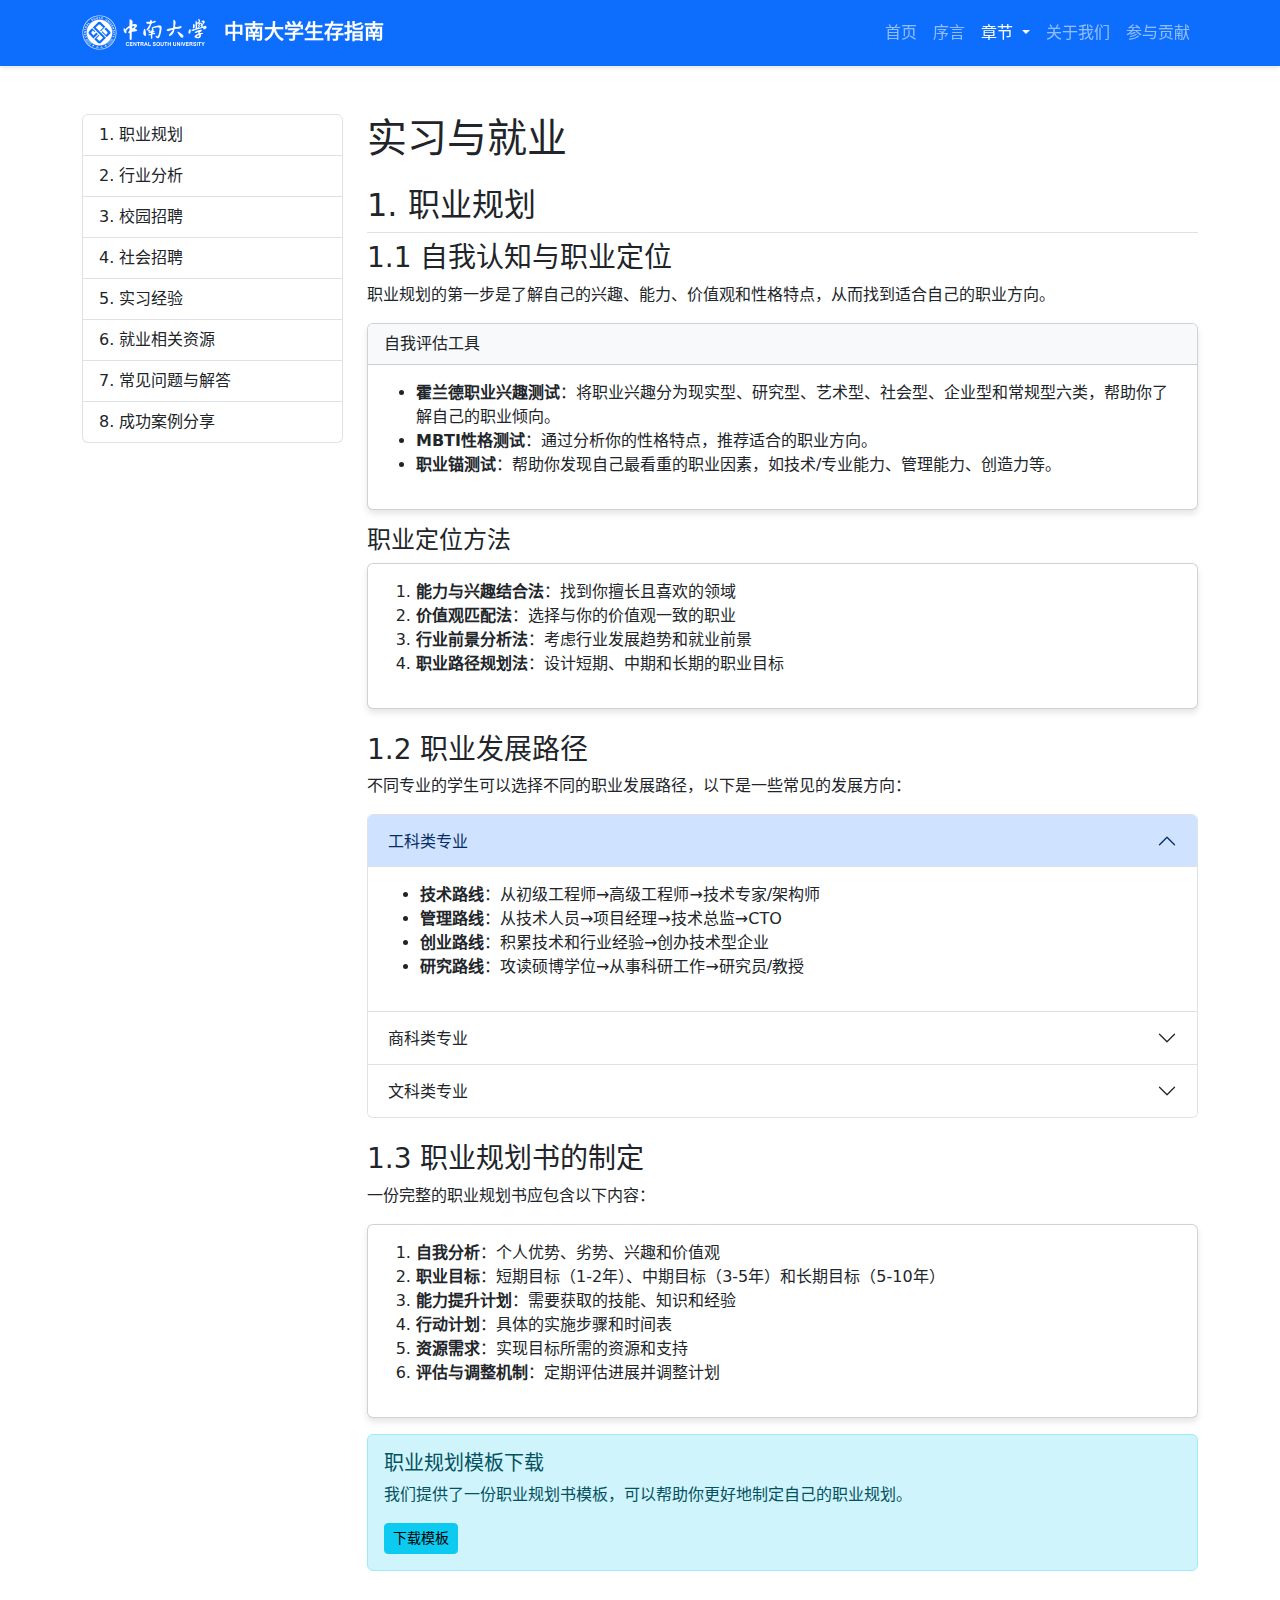
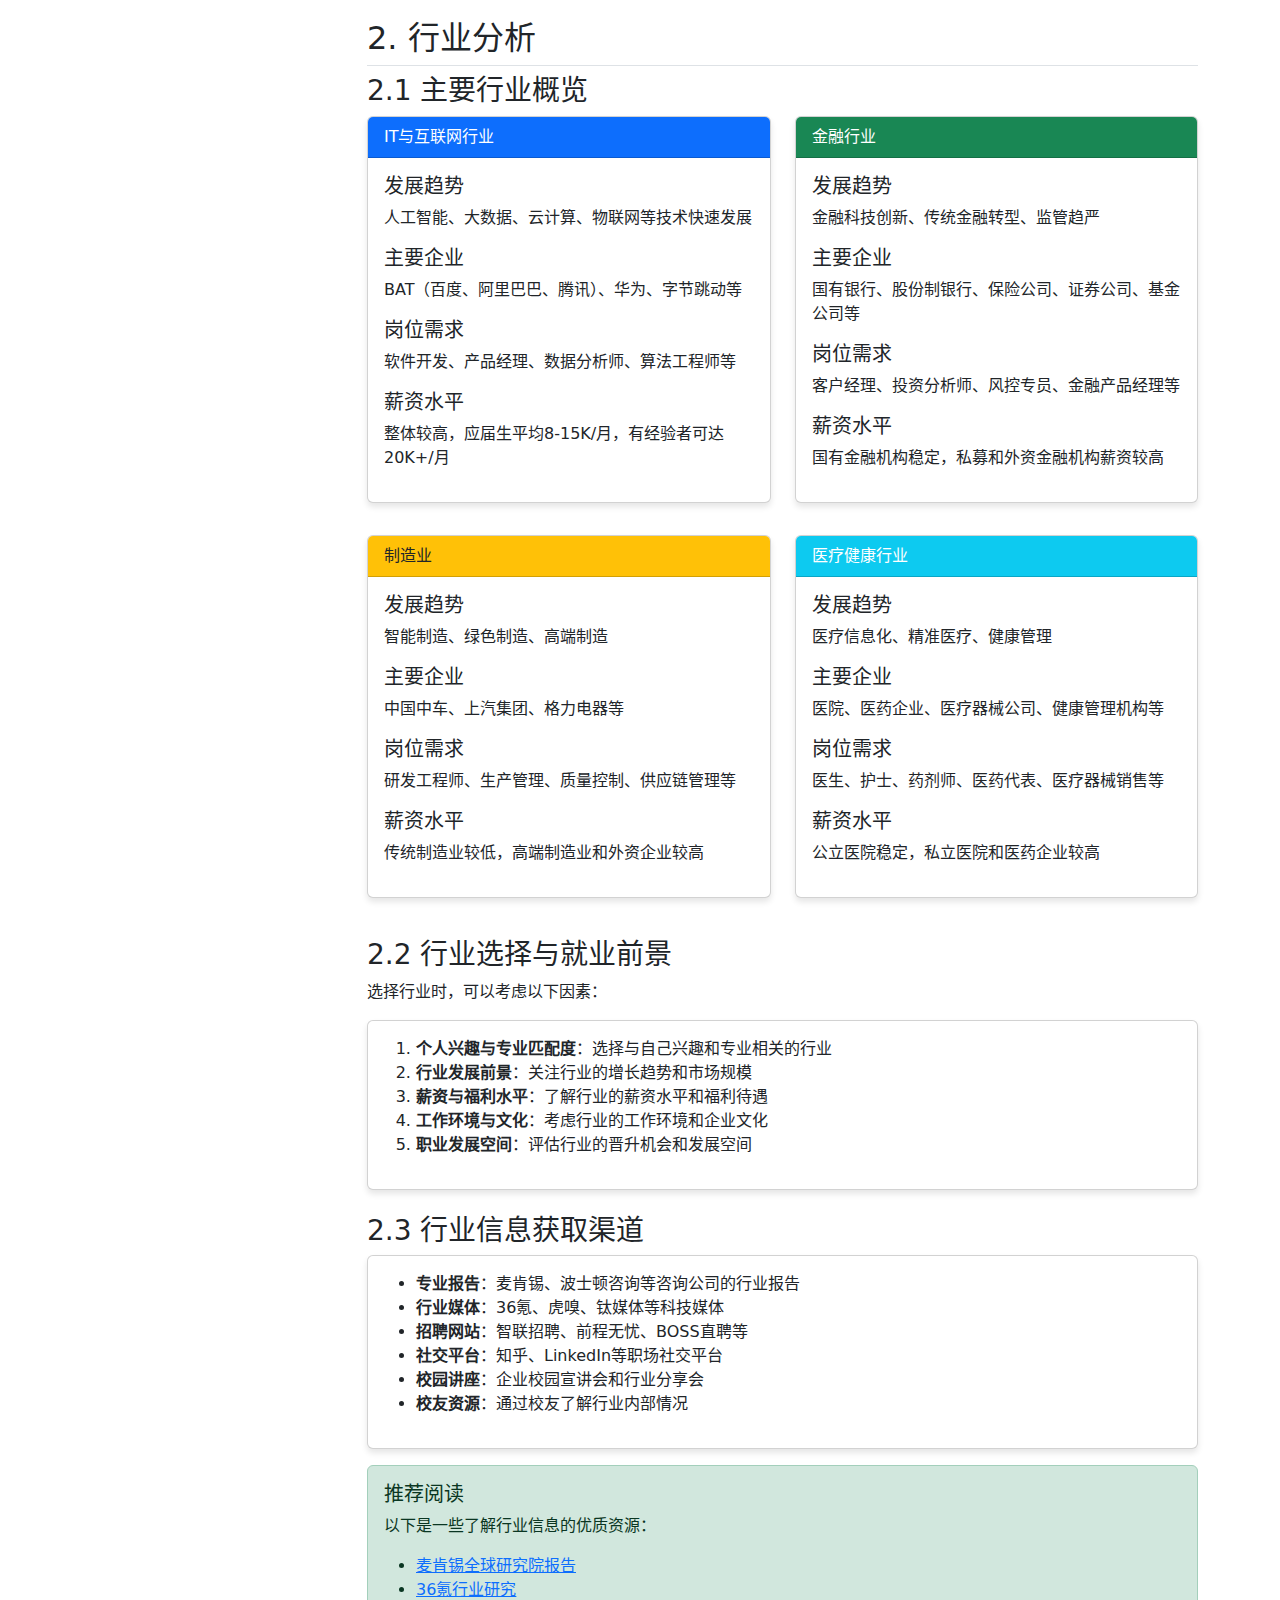
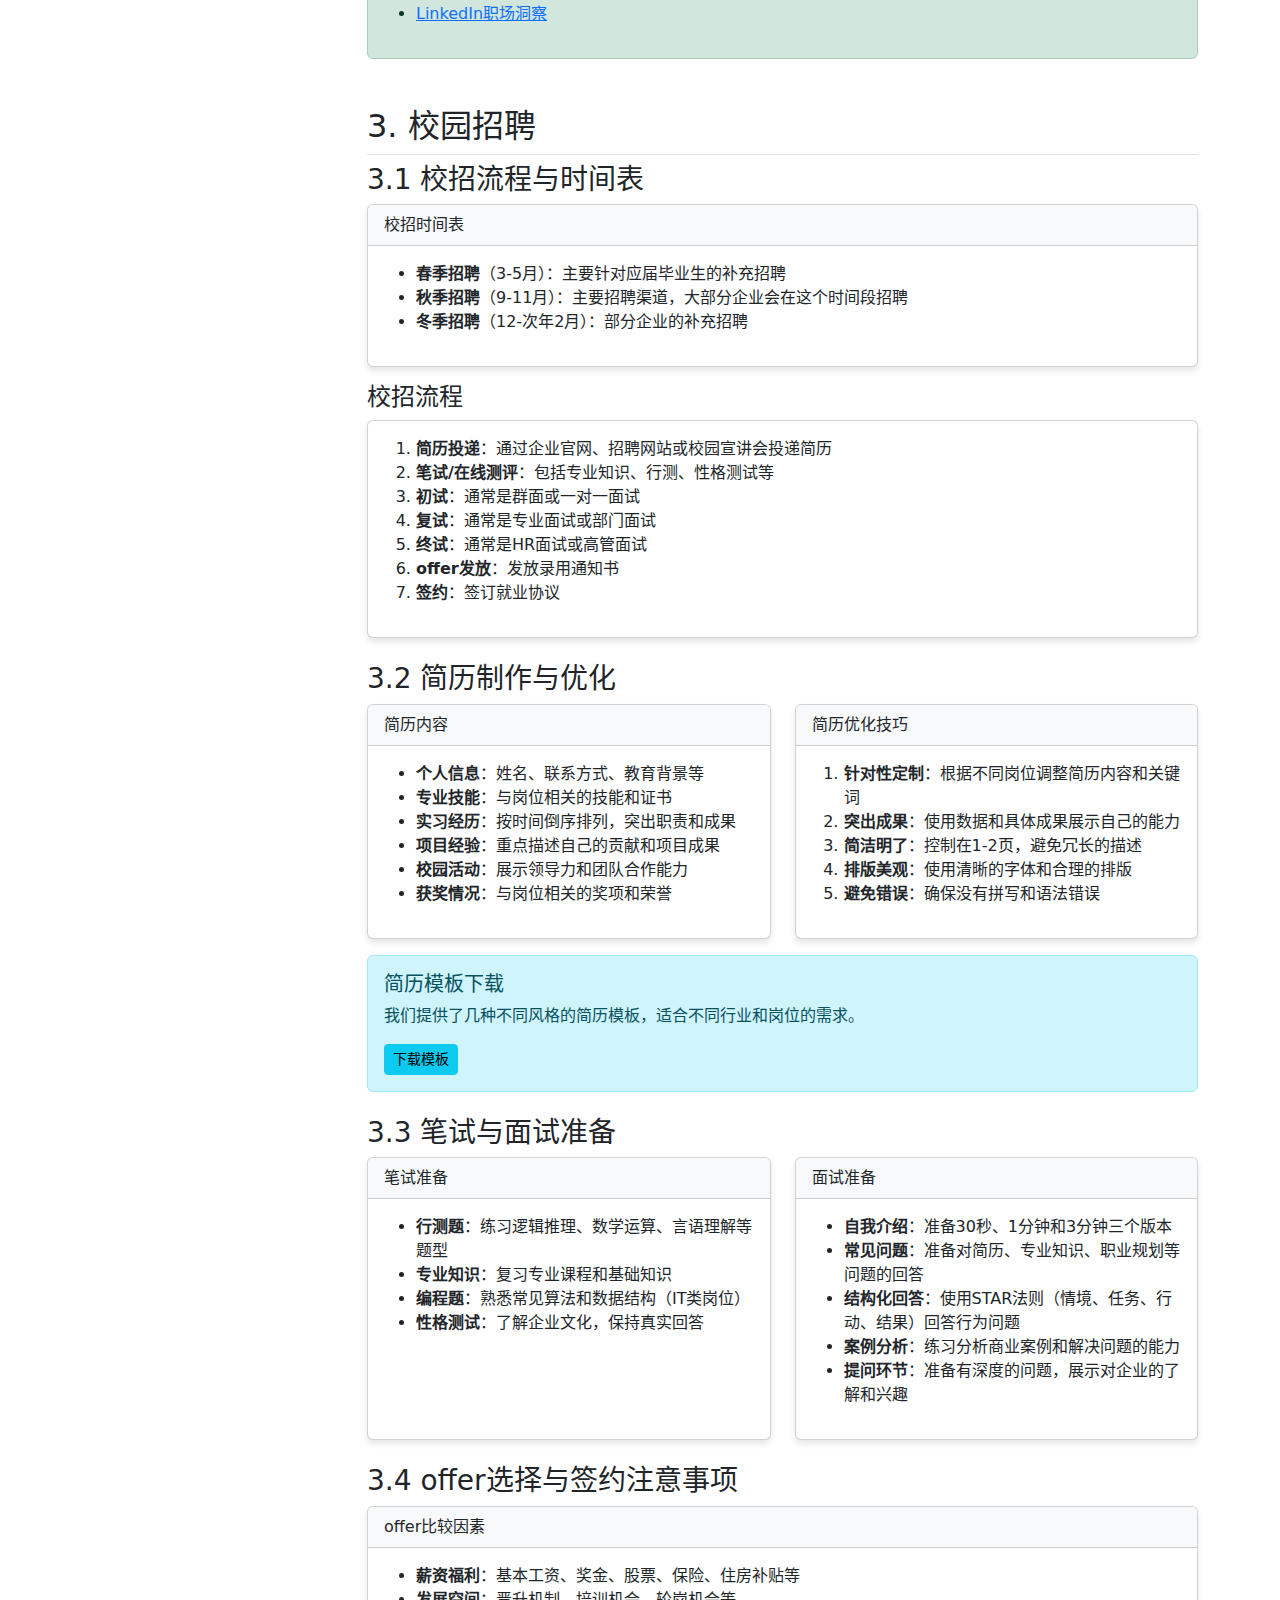
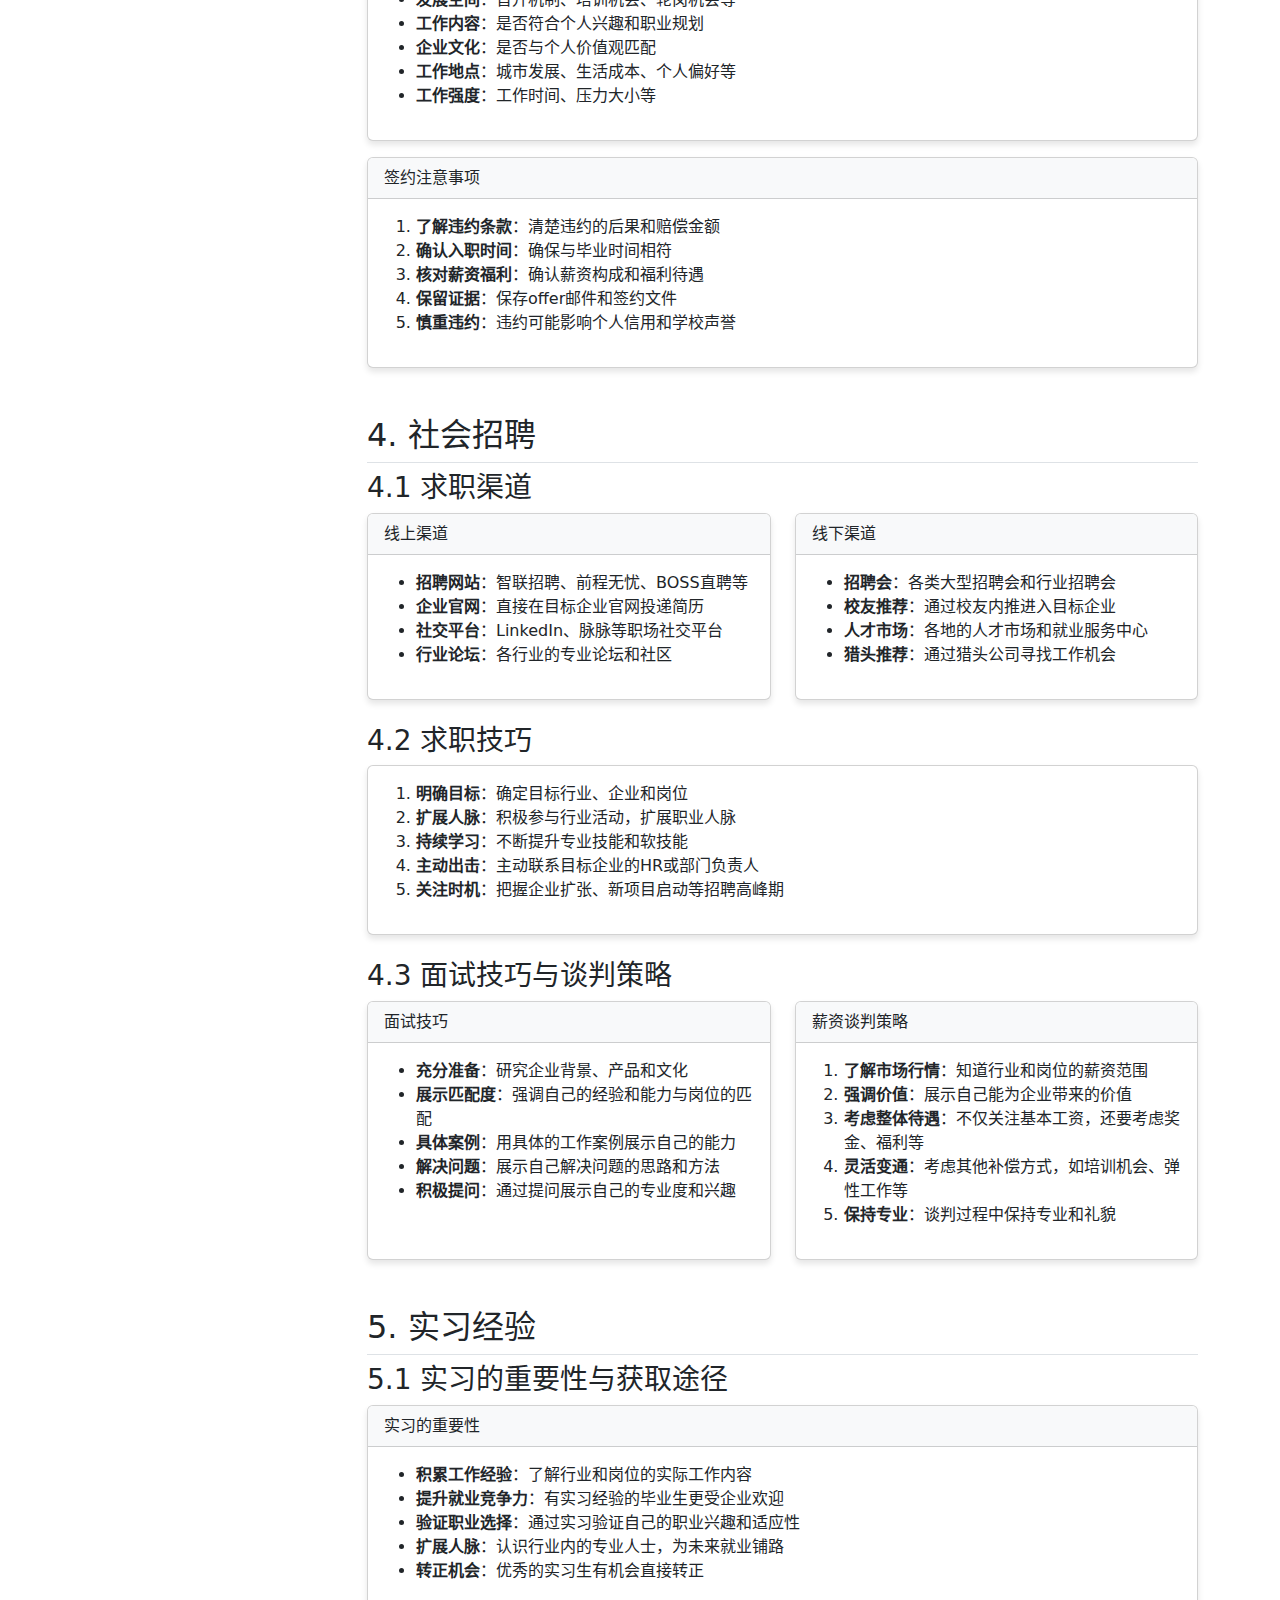
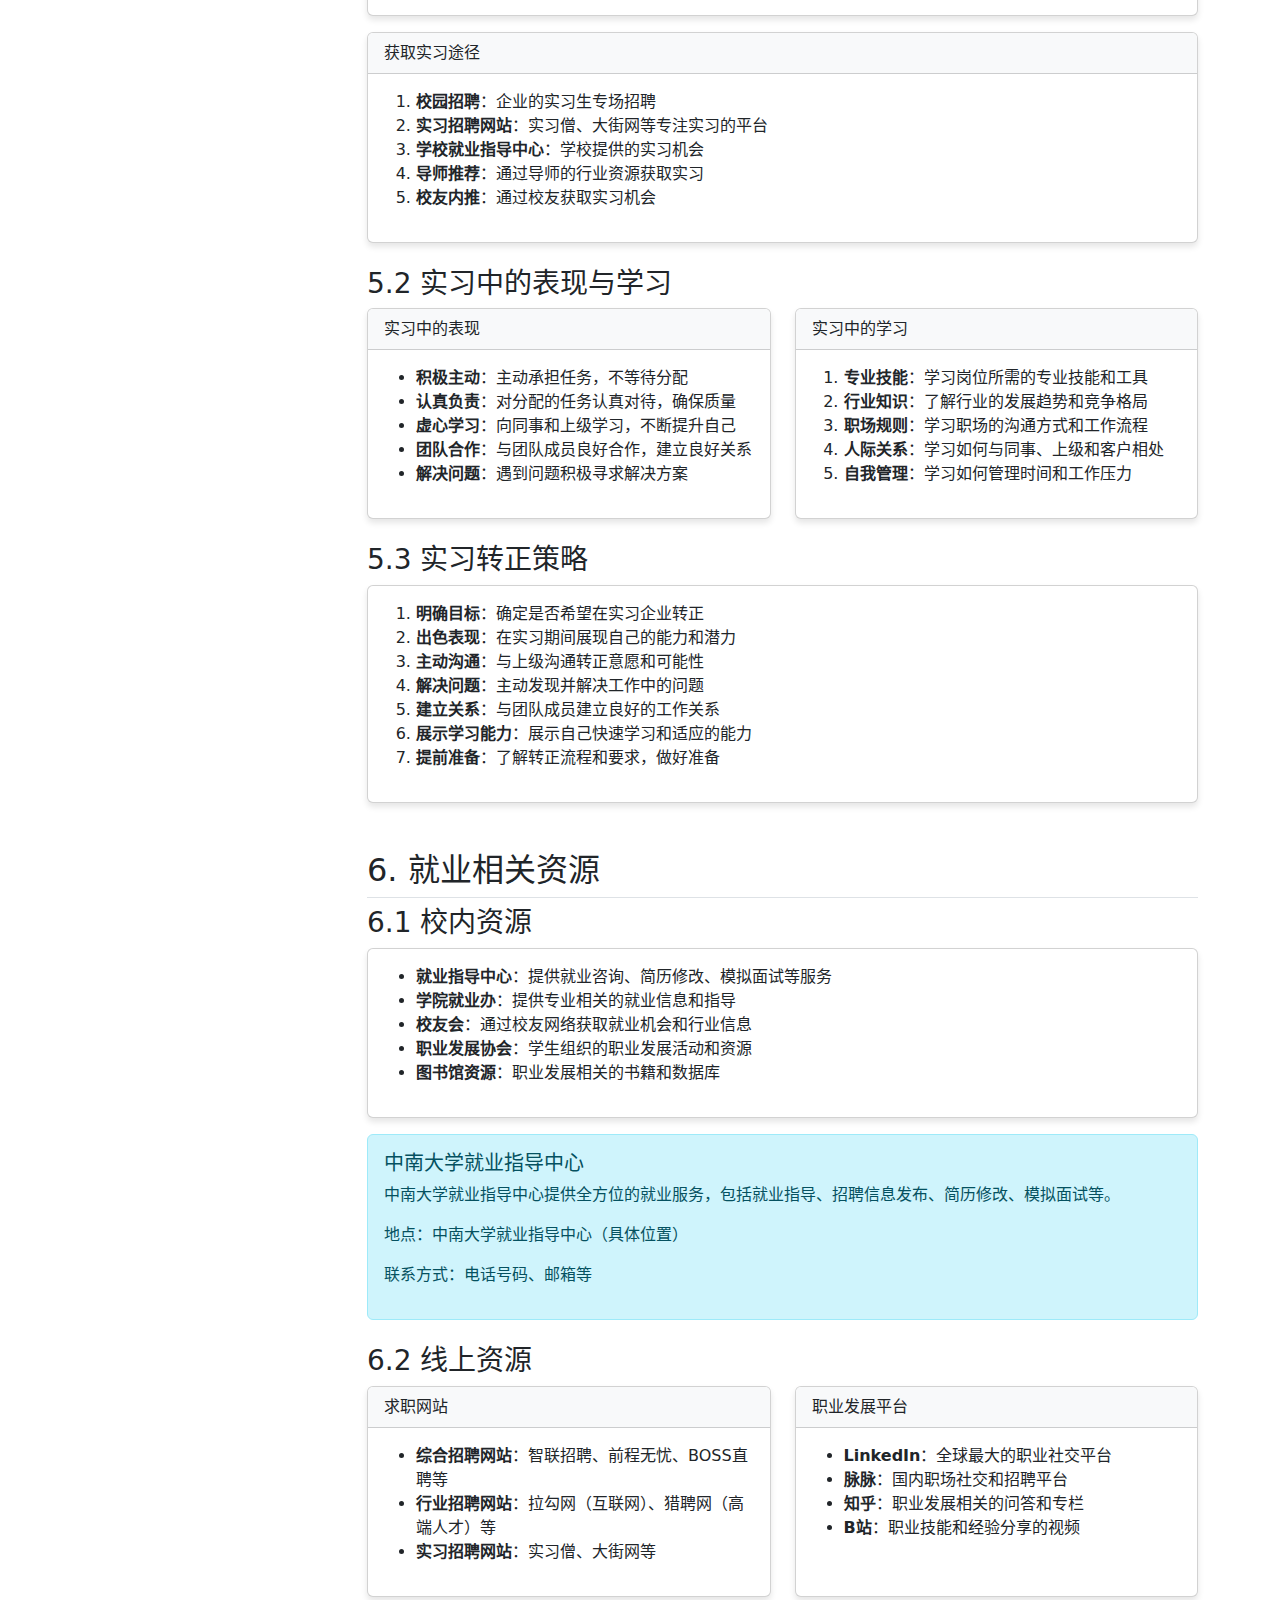
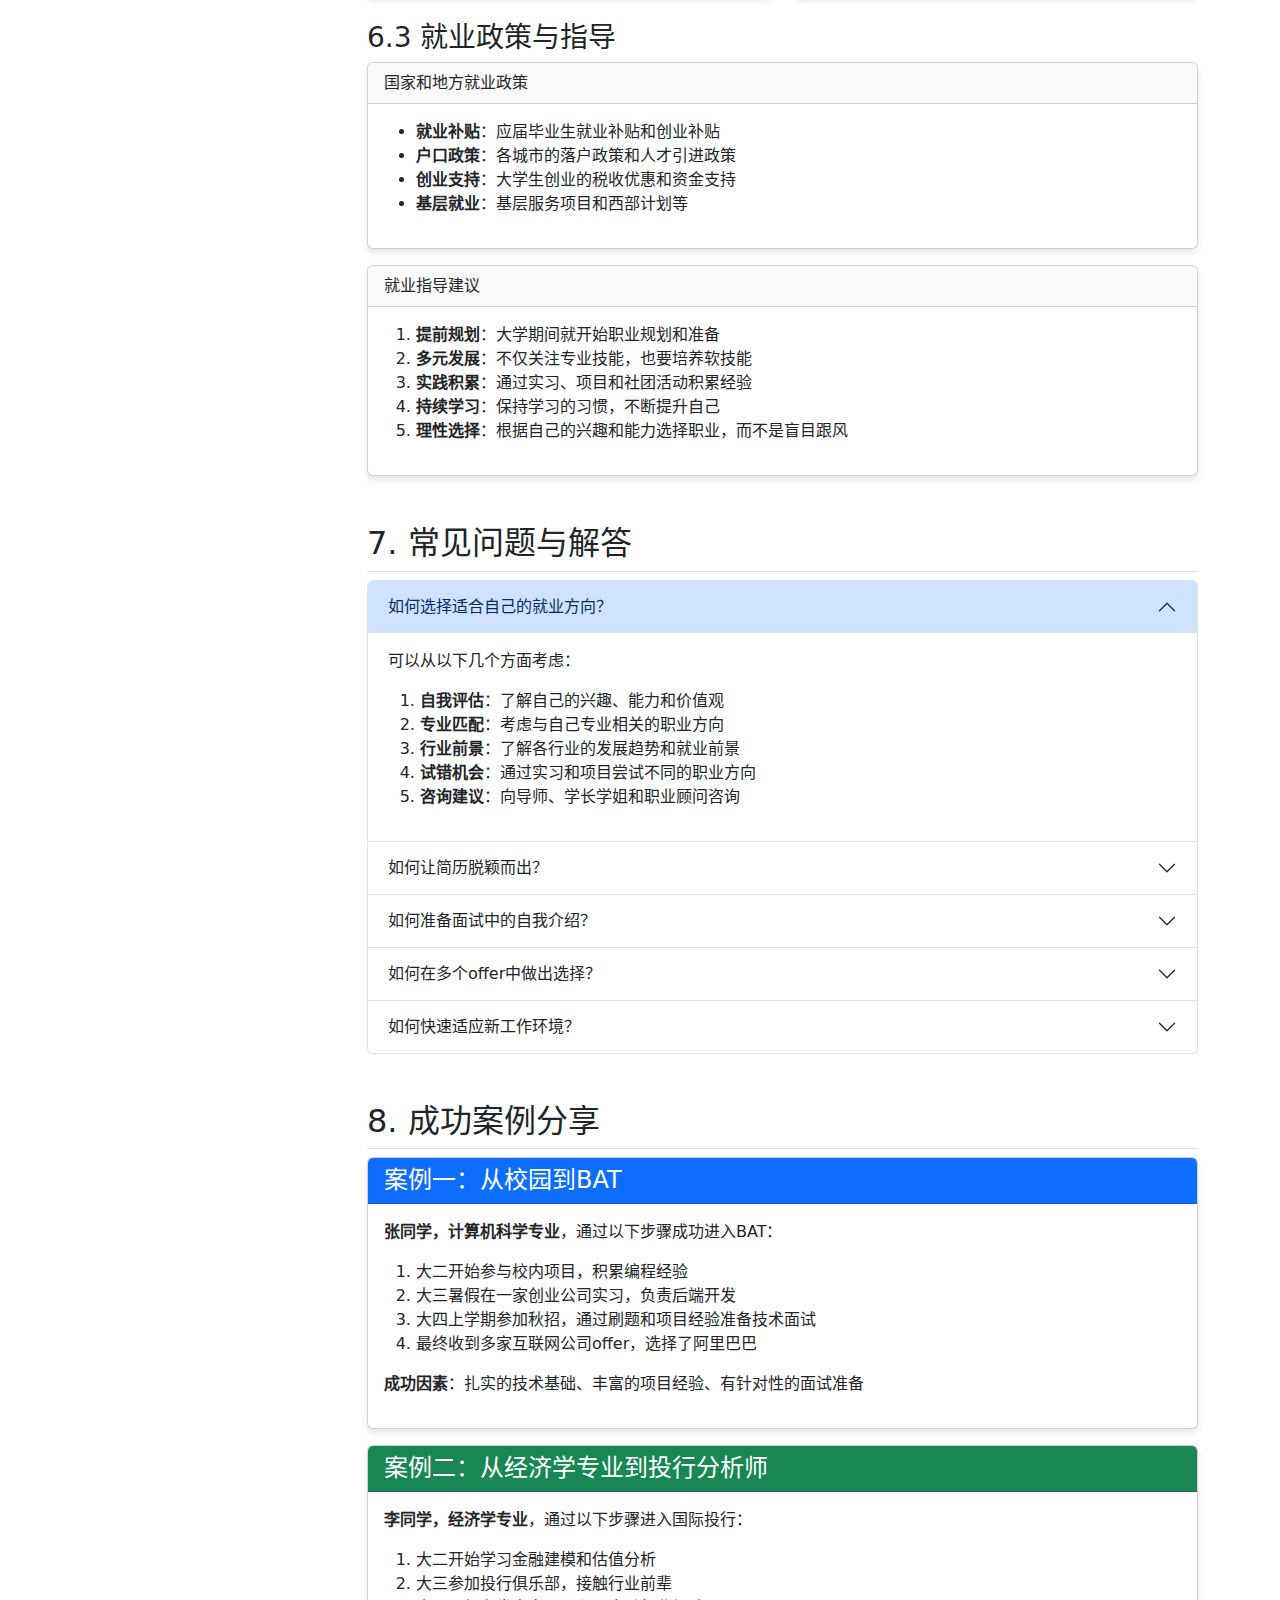
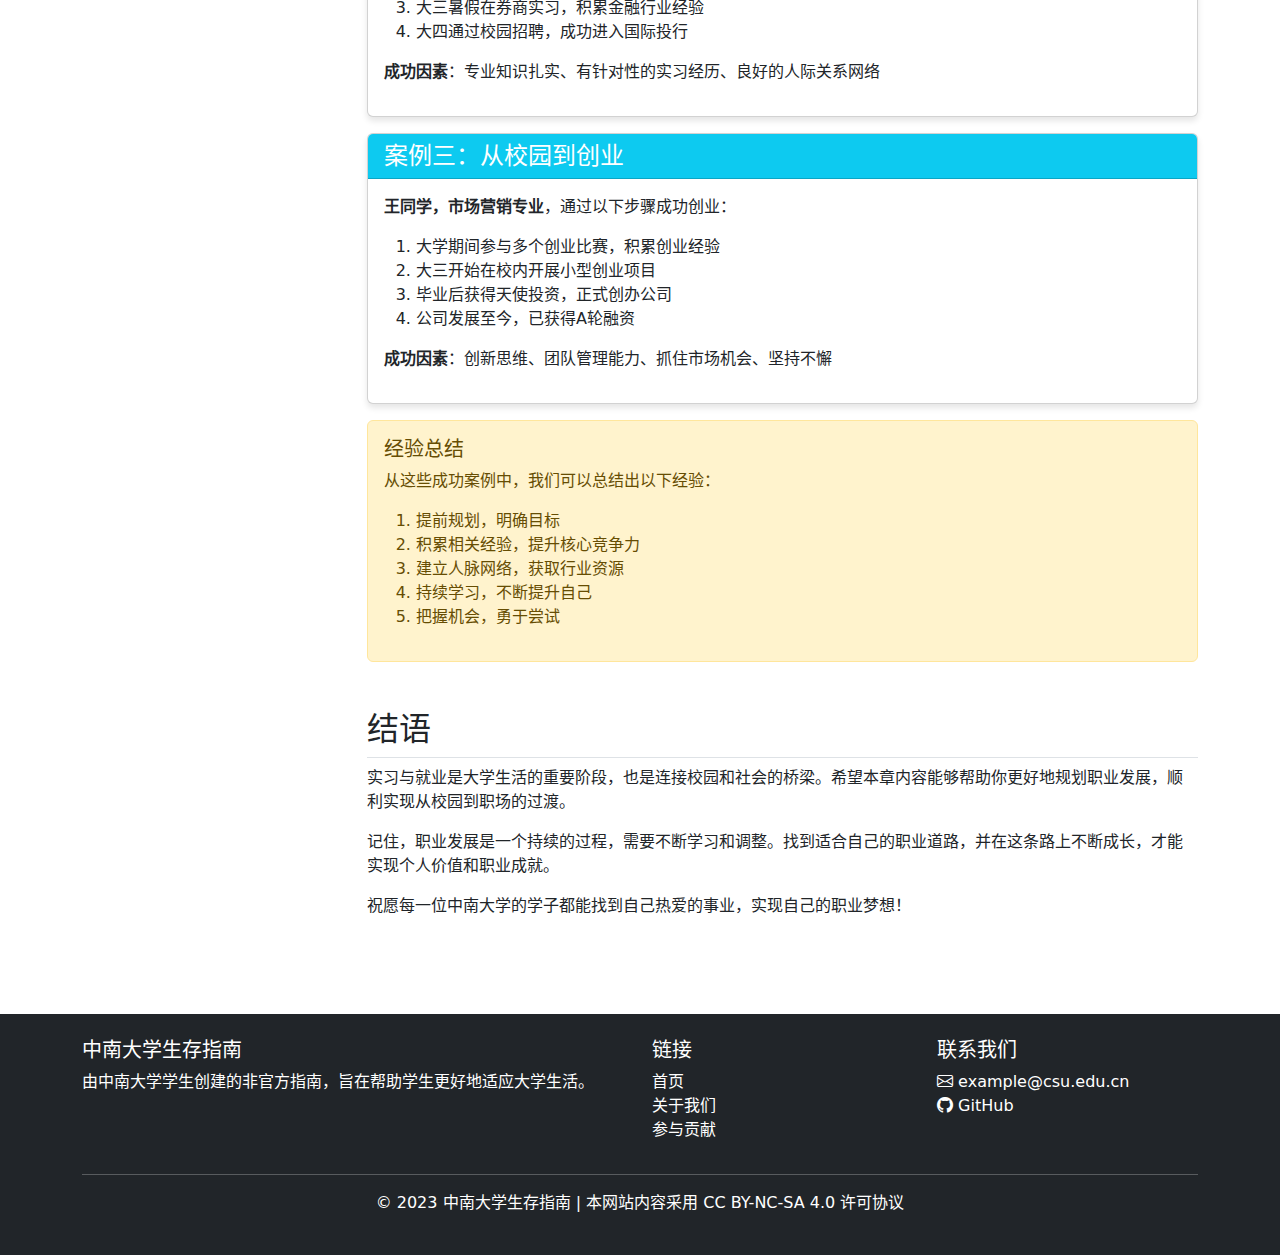
<file: website/public/chapters/internship-employment.html>
<!DOCTYPE html>
<html lang="zh-CN">
<head>
    <meta charset="UTF-8">
    <meta name="viewport" content="width=device-width, initial-scale=1.0">
    <title>实习与就业 - 中南大学生存指南</title>
    <link rel="stylesheet" href="../css/style.css">
    <link rel="stylesheet" href="https://cdn.jsdelivr.net/npm/bootstrap@5.3.0/dist/css/bootstrap.min.css">
    <link rel="stylesheet" href="https://cdn.jsdelivr.net/npm/bootstrap-icons@1.10.0/font/bootstrap-icons.css">
</head>
<body>
    <!-- 导航栏 -->
    <nav class="navbar navbar-expand-lg navbar-dark bg-primary sticky-top">
        <div class="container">
            <a class="navbar-brand" href="../index.html"><img src="../images/校徽.png" alt="中南大学校徽" style="height: 40px; margin-right: 8px;">中南大学生存指南</a>
            <button class="navbar-toggler" type="button" data-bs-toggle="collapse" data-bs-target="#navbarNav" aria-controls="navbarNav" aria-expanded="false" aria-label="Toggle navigation">
                <span class="navbar-toggler-icon"></span>
            </button>
            <div class="collapse navbar-collapse" id="navbarNav">
                <ul class="navbar-nav ms-auto">
                    <li class="nav-item">
                        <a class="nav-link" href="../index.html">首页</a>
                    </li>
                    <li class="nav-item">
                        <a class="nav-link" href="../preface.html">序言</a>
                    </li>
                    <li class="nav-item dropdown">
                        <a class="nav-link dropdown-toggle active" href="#" id="chaptersDropdown" role="button" data-bs-toggle="dropdown" aria-expanded="false">
                            章节
                        </a>
                        <ul class="dropdown-menu" aria-labelledby="chaptersDropdown">
                            <li><a class="dropdown-item" href="freshman-guide.html">新生指南</a></li>
                            <li><a class="dropdown-item" href="major-study.html">专业学习</a></li>
                            <li><a class="dropdown-item" href="research-competition.html">科研与竞赛</a></li>
                            <li><a class="dropdown-item" href="life-growth.html">生活与成长</a></li>
                            <li><a class="dropdown-item" href="grad-abroad.html">考研与出国</a></li>
                            <li><a class="dropdown-item active" href="internship-employment.html">实习与就业</a></li>
                        </ul>
                    </li>
                    <li class="nav-item">
                        <a class="nav-link" href="../index.html#about">关于我们</a>
                    </li>
                    <li class="nav-item">
                        <a class="nav-link" href="../index.html#contribute">参与贡献</a>
                    </li>
                </ul>
                <!-- 搜索框已移除 -->
            </div>
        </div>
    </nav>

    <!-- 主要内容 -->
    <div class="container my-5">
        <div class="row">
            <!-- 侧边栏 -->
            <div class="col-lg-3 mb-4">
                <div class="list-group sticky-top" style="top: 80px;">
                    <a href="#section1" class="list-group-item list-group-item-action">1. 职业规划</a>
                    <a href="#section2" class="list-group-item list-group-item-action">2. 行业分析</a>
                    <a href="#section3" class="list-group-item list-group-item-action">3. 校园招聘</a>
                    <a href="#section4" class="list-group-item list-group-item-action">4. 社会招聘</a>
                    <a href="#section5" class="list-group-item list-group-item-action">5. 实习经验</a>
                    <a href="#section6" class="list-group-item list-group-item-action">6. 就业相关资源</a>
                    <a href="#section7" class="list-group-item list-group-item-action">7. 常见问题与解答</a>
                    <a href="#section8" class="list-group-item list-group-item-action">8. 成功案例分享</a>
                </div>
            </div>
            
            <!-- 主内容 -->
            <div class="col-lg-9">
                <h1 class="mb-4">实习与就业</h1>
                
                <!-- 职业规划 -->
                <section id="section1" class="mb-5">
                    <h2 class="border-bottom pb-2">1. 职业规划</h2>
                    
                    <section id="section1-1" class="mb-4">
                        <h3>1.1 自我认知与职业定位</h3>
                        
                        <p>职业规划的第一步是了解自己的兴趣、能力、价值观和性格特点，从而找到适合自己的职业方向。</p>
                        
                        <div class="card mb-3">
                            <div class="card-header bg-light">自我评估工具</div>
                            <div class="card-body">
                                <ul>
                                    <li><strong>霍兰德职业兴趣测试</strong>：将职业兴趣分为现实型、研究型、艺术型、社会型、企业型和常规型六类，帮助你了解自己的职业倾向。</li>
                                    <li><strong>MBTI性格测试</strong>：通过分析你的性格特点，推荐适合的职业方向。</li>
                                    <li><strong>职业锚测试</strong>：帮助你发现自己最看重的职业因素，如技术/专业能力、管理能力、创造力等。</li>
                                </ul>
                            </div>
                        </div>
                        
                        <h4>职业定位方法</h4>
                        <div class="card mb-3">
                            <div class="card-body">
                                <ol>
                                    <li><strong>能力与兴趣结合法</strong>：找到你擅长且喜欢的领域</li>
                                    <li><strong>价值观匹配法</strong>：选择与你的价值观一致的职业</li>
                                    <li><strong>行业前景分析法</strong>：考虑行业发展趋势和就业前景</li>
                                    <li><strong>职业路径规划法</strong>：设计短期、中期和长期的职业目标</li>
                                </ol>
                            </div>
                        </div>
                    </section>
                    
                    <section id="section1-2" class="mb-4">
                        <h3>1.2 职业发展路径</h3>
                        
                        <p>不同专业的学生可以选择不同的职业发展路径，以下是一些常见的发展方向：</p>
                        
                        <div class="accordion mb-3" id="careerPathAccordion">
                            <div class="accordion-item">
                                <h2 class="accordion-header" id="headingOne">
                                    <button class="accordion-button" type="button" data-bs-toggle="collapse" data-bs-target="#collapseOne" aria-expanded="true" aria-controls="collapseOne">
                                        工科类专业
                                    </button>
                                </h2>
                                <div id="collapseOne" class="accordion-collapse collapse show" aria-labelledby="headingOne" data-bs-parent="#careerPathAccordion">
                                    <div class="accordion-body">
                                        <ul>
                                            <li><strong>技术路线</strong>：从初级工程师→高级工程师→技术专家/架构师</li>
                                            <li><strong>管理路线</strong>：从技术人员→项目经理→技术总监→CTO</li>
                                            <li><strong>创业路线</strong>：积累技术和行业经验→创办技术型企业</li>
                                            <li><strong>研究路线</strong>：攻读硕博学位→从事科研工作→研究员/教授</li>
                                        </ul>
                                    </div>
                                </div>
                            </div>
                            <div class="accordion-item">
                                <h2 class="accordion-header" id="headingTwo">
                                    <button class="accordion-button collapsed" type="button" data-bs-toggle="collapse" data-bs-target="#collapseTwo" aria-expanded="false" aria-controls="collapseTwo">
                                        商科类专业
                                    </button>
                                </h2>
                                <div id="collapseTwo" class="accordion-collapse collapse" aria-labelledby="headingTwo" data-bs-parent="#careerPathAccordion">
                                    <div class="accordion-body">
                                        <ul>
                                            <li><strong>专业路线</strong>：从专员→主管→经理→总监（如市场、财务、人力资源等）</li>
                                            <li><strong>管理路线</strong>：从基层管理→中层管理→高层管理→CEO</li>
                                            <li><strong>咨询路线</strong>：从咨询助理→咨询顾问→高级顾问→合伙人</li>
                                            <li><strong>创业路线</strong>：积累行业经验和人脉→创办企业</li>
                                        </ul>
                                    </div>
                                </div>
                            </div>
                            <div class="accordion-item">
                                <h2 class="accordion-header" id="headingThree">
                                    <button class="accordion-button collapsed" type="button" data-bs-toggle="collapse" data-bs-target="#collapseThree" aria-expanded="false" aria-controls="collapseThree">
                                        文科类专业
                                    </button>
                                </h2>
                                <div id="collapseThree" class="accordion-collapse collapse" aria-labelledby="headingThree" data-bs-parent="#careerPathAccordion">
                                    <div class="accordion-body">
                                        <ul>
                                            <li><strong>专业应用路线</strong>：在专业相关领域工作（如翻译、编辑、教师等）</li>
                                            <li><strong>跨界发展路线</strong>：结合其他技能（如数字营销、内容创作等）</li>
                                            <li><strong>公务员路线</strong>：参加公务员考试→从事行政工作</li>
                                            <li><strong>自由职业路线</strong>：作家、自媒体人、独立咨询师等</li>
                                        </ul>
                                    </div>
                                </div>
                            </div>
                        </div>
                    </section>
                    
                    <section id="section1-3" class="mb-4">
                        <h3>1.3 职业规划书的制定</h3>
                        
                        <p>一份完整的职业规划书应包含以下内容：</p>
                        
                        <div class="card mb-3">
                            <div class="card-body">
                                <ol>
                                    <li><strong>自我分析</strong>：个人优势、劣势、兴趣和价值观</li>
                                    <li><strong>职业目标</strong>：短期目标（1-2年）、中期目标（3-5年）和长期目标（5-10年）</li>
                                    <li><strong>能力提升计划</strong>：需要获取的技能、知识和经验</li>
                                    <li><strong>行动计划</strong>：具体的实施步骤和时间表</li>
                                    <li><strong>资源需求</strong>：实现目标所需的资源和支持</li>
                                    <li><strong>评估与调整机制</strong>：定期评估进展并调整计划</li>
                                </ol>
                            </div>
                        </div>
                        
                        <div class="alert alert-info">
                            <h5>职业规划模板下载</h5>
                            <p>我们提供了一份职业规划书模板，可以帮助你更好地制定自己的职业规划。</p>
                            <a href="#" class="btn btn-sm btn-info">下载模板</a>
                        </div>
                    </section>
                </section>
                
                <!-- 行业分析 -->
                <section id="section2" class="mb-5">
                    <h2 class="border-bottom pb-2">2. 行业分析</h2>
                    
                    <section id="section2-1" class="mb-4">
                        <h3>2.1 主要行业概览</h3>
                        
                        <div class="row mb-3">
                            <div class="col-md-6 mb-3">
                                <div class="card h-100">
                                    <div class="card-header bg-primary text-white">IT与互联网行业</div>
                                    <div class="card-body">
                                        <h5>发展趋势</h5>
                                        <p>人工智能、大数据、云计算、物联网等技术快速发展</p>
                                        
                                        <h5>主要企业</h5>
                                        <p>BAT（百度、阿里巴巴、腾讯）、华为、字节跳动等</p>
                                        
                                        <h5>岗位需求</h5>
                                        <p>软件开发、产品经理、数据分析师、算法工程师等</p>
                                        
                                        <h5>薪资水平</h5>
                                        <p>整体较高，应届生平均8-15K/月，有经验者可达20K+/月</p>
                                    </div>
                                </div>
                            </div>
                            <div class="col-md-6 mb-3">
                                <div class="card h-100">
                                    <div class="card-header bg-success text-white">金融行业</div>
                                    <div class="card-body">
                                        <h5>发展趋势</h5>
                                        <p>金融科技创新、传统金融转型、监管趋严</p>
                                        
                                        <h5>主要企业</h5>
                                        <p>国有银行、股份制银行、保险公司、证券公司、基金公司等</p>
                                        
                                        <h5>岗位需求</h5>
                                        <p>客户经理、投资分析师、风控专员、金融产品经理等</p>
                                        
                                        <h5>薪资水平</h5>
                                        <p>国有金融机构稳定，私募和外资金融机构薪资较高</p>
                                    </div>
                                </div>
                            </div>
                        </div>
                        
                        <div class="row mb-3">
                            <div class="col-md-6 mb-3">
                                <div class="card h-100">
                                    <div class="card-header bg-warning text-dark">制造业</div>
                                    <div class="card-body">
                                        <h5>发展趋势</h5>
                                        <p>智能制造、绿色制造、高端制造</p>
                                        
                                        <h5>主要企业</h5>
                                        <p>中国中车、上汽集团、格力电器等</p>
                                        
                                        <h5>岗位需求</h5>
                                        <p>研发工程师、生产管理、质量控制、供应链管理等</p>
                                        
                                        <h5>薪资水平</h5>
                                        <p>传统制造业较低，高端制造业和外资企业较高</p>
                                    </div>
                                </div>
                            </div>
                            <div class="col-md-6 mb-3">
                                <div class="card h-100">
                                    <div class="card-header bg-info text-white">医疗健康行业</div>
                                    <div class="card-body">
                                        <h5>发展趋势</h5>
                                        <p>医疗信息化、精准医疗、健康管理</p>
                                        
                                        <h5>主要企业</h5>
                                        <p>医院、医药企业、医疗器械公司、健康管理机构等</p>
                                        
                                        <h5>岗位需求</h5>
                                        <p>医生、护士、药剂师、医药代表、医疗器械销售等</p>
                                        
                                        <h5>薪资水平</h5>
                                        <p>公立医院稳定，私立医院和医药企业较高</p>
                                    </div>
                                </div>
                            </div>
                        </div>
                    </section>
                    
                    <section id="section2-2" class="mb-4">
                        <h3>2.2 行业选择与就业前景</h3>
                        
                        <p>选择行业时，可以考虑以下因素：</p>
                        
                        <div class="card mb-3">
                            <div class="card-body">
                                <ol>
                                    <li><strong>个人兴趣与专业匹配度</strong>：选择与自己兴趣和专业相关的行业</li>
                                    <li><strong>行业发展前景</strong>：关注行业的增长趋势和市场规模</li>
                                    <li><strong>薪资与福利水平</strong>：了解行业的薪资水平和福利待遇</li>
                                    <li><strong>工作环境与文化</strong>：考虑行业的工作环境和企业文化</li>
                                    <li><strong>职业发展空间</strong>：评估行业的晋升机会和发展空间</li>
                                </ol>
                            </div>
                        </div>
                    </section>
                    
                    <section id="section2-3" class="mb-4">
                        <h3>2.3 行业信息获取渠道</h3>
                        
                        <div class="card mb-3">
                            <div class="card-body">
                                <ul>
                                    <li><strong>专业报告</strong>：麦肯锡、波士顿咨询等咨询公司的行业报告</li>
                                    <li><strong>行业媒体</strong>：36氪、虎嗅、钛媒体等科技媒体</li>
                                    <li><strong>招聘网站</strong>：智联招聘、前程无忧、BOSS直聘等</li>
                                    <li><strong>社交平台</strong>：知乎、LinkedIn等职场社交平台</li>
                                    <li><strong>校园讲座</strong>：企业校园宣讲会和行业分享会</li>
                                    <li><strong>校友资源</strong>：通过校友了解行业内部情况</li>
                                </ul>
                            </div>
                        </div>
                        
                        <div class="alert alert-success">
                            <h5>推荐阅读</h5>
                            <p>以下是一些了解行业信息的优质资源：</p>
                            <ul>
                                <li><a href="#" target="_blank">麦肯锡全球研究院报告</a></li>
                                <li><a href="#" target="_blank">36氪行业研究</a></li>
                                <li><a href="#" target="_blank">LinkedIn职场洞察</a></li>
                            </ul>
                        </div>
                    </section>
                </section>
                
                <!-- 校园招聘 -->
                <section id="section3" class="mb-5">
                    <h2 class="border-bottom pb-2">3. 校园招聘</h2>
                    
                    <section id="section3-1" class="mb-4">
                        <h3>3.1 校招流程与时间表</h3>
                        
                        <div class="card mb-3">
                            <div class="card-header bg-light">校招时间表</div>
                            <div class="card-body">
                                <ul>
                                    <li><strong>春季招聘</strong>（3-5月）：主要针对应届毕业生的补充招聘</li>
                                    <li><strong>秋季招聘</strong>（9-11月）：主要招聘渠道，大部分企业会在这个时间段招聘</li>
                                    <li><strong>冬季招聘</strong>（12-次年2月）：部分企业的补充招聘</li>
                                </ul>
                            </div>
                        </div>
                        
                        <h4>校招流程</h4>
                        <div class="card mb-3">
                            <div class="card-body">
                                <ol>
                                    <li><strong>简历投递</strong>：通过企业官网、招聘网站或校园宣讲会投递简历</li>
                                    <li><strong>笔试/在线测评</strong>：包括专业知识、行测、性格测试等</li>
                                    <li><strong>初试</strong>：通常是群面或一对一面试</li>
                                    <li><strong>复试</strong>：通常是专业面试或部门面试</li>
                                    <li><strong>终试</strong>：通常是HR面试或高管面试</li>
                                    <li><strong>offer发放</strong>：发放录用通知书</li>
                                    <li><strong>签约</strong>：签订就业协议</li>
                                </ol>
                            </div>
                        </div>
                    </section>
                    
                    <section id="section3-2" class="mb-4">
                        <h3>3.2 简历制作与优化</h3>
                        
                        <div class="row mb-3">
                            <div class="col-md-6">
                                <div class="card h-100">
                                    <div class="card-header bg-light">简历内容</div>
                                    <div class="card-body">
                                        <ul>
                                            <li><strong>个人信息</strong>：姓名、联系方式、教育背景等</li>
                                            <li><strong>专业技能</strong>：与岗位相关的技能和证书</li>
                                            <li><strong>实习经历</strong>：按时间倒序排列，突出职责和成果</li>
                                            <li><strong>项目经验</strong>：重点描述自己的贡献和项目成果</li>
                                            <li><strong>校园活动</strong>：展示领导力和团队合作能力</li>
                                            <li><strong>获奖情况</strong>：与岗位相关的奖项和荣誉</li>
                                        </ul>
                                    </div>
                                </div>
                            </div>
                            <div class="col-md-6">
                                <div class="card h-100">
                                    <div class="card-header bg-light">简历优化技巧</div>
                                    <div class="card-body">
                                        <ol>
                                            <li><strong>针对性定制</strong>：根据不同岗位调整简历内容和关键词</li>
                                            <li><strong>突出成果</strong>：使用数据和具体成果展示自己的能力</li>
                                            <li><strong>简洁明了</strong>：控制在1-2页，避免冗长的描述</li>
                                            <li><strong>排版美观</strong>：使用清晰的字体和合理的排版</li>
                                            <li><strong>避免错误</strong>：确保没有拼写和语法错误</li>
                                        </ol>
                                    </div>
                                </div>
                            </div>
                        </div>
                        
                        <div class="alert alert-info">
                            <h5>简历模板下载</h5>
                            <p>我们提供了几种不同风格的简历模板，适合不同行业和岗位的需求。</p>
                            <a href="#" class="btn btn-sm btn-info">下载模板</a>
                        </div>
                    </section>
                    
                    <section id="section3-3" class="mb-4">
                        <h3>3.3 笔试与面试准备</h3>
                        
                        <div class="row mb-3">
                            <div class="col-md-6">
                                <div class="card h-100">
                                    <div class="card-header bg-light">笔试准备</div>
                                    <div class="card-body">
                                        <ul>
                                            <li><strong>行测题</strong>：练习逻辑推理、数学运算、言语理解等题型</li>
                                            <li><strong>专业知识</strong>：复习专业课程和基础知识</li>
                                            <li><strong>编程题</strong>：熟悉常见算法和数据结构（IT类岗位）</li>
                                            <li><strong>性格测试</strong>：了解企业文化，保持真实回答</li>
                                        </ul>
                                    </div>
                                </div>
                            </div>
                            <div class="col-md-6">
                                <div class="card h-100">
                                    <div class="card-header bg-light">面试准备</div>
                                    <div class="card-body">
                                        <ul>
                                            <li><strong>自我介绍</strong>：准备30秒、1分钟和3分钟三个版本</li>
                                            <li><strong>常见问题</strong>：准备对简历、专业知识、职业规划等问题的回答</li>
                                            <li><strong>结构化回答</strong>：使用STAR法则（情境、任务、行动、结果）回答行为问题</li>
                                            <li><strong>案例分析</strong>：练习分析商业案例和解决问题的能力</li>
                                            <li><strong>提问环节</strong>：准备有深度的问题，展示对企业的了解和兴趣</li>
                                        </ul>
                                    </div>
                                </div>
                            </div>
                        </div>
                    </section>
                    
                    <section id="section3-4" class="mb-4">
                        <h3>3.4 offer选择与签约注意事项</h3>
                        
                        <div class="card mb-3">
                            <div class="card-header bg-light">offer比较因素</div>
                            <div class="card-body">
                                <ul>
                                    <li><strong>薪资福利</strong>：基本工资、奖金、股票、保险、住房补贴等</li>
                                    <li><strong>发展空间</strong>：晋升机制、培训机会、轮岗机会等</li>
                                    <li><strong>工作内容</strong>：是否符合个人兴趣和职业规划</li>
                                    <li><strong>企业文化</strong>：是否与个人价值观匹配</li>
                                    <li><strong>工作地点</strong>：城市发展、生活成本、个人偏好等</li>
                                    <li><strong>工作强度</strong>：工作时间、压力大小等</li>
                                </ul>
                            </div>
                        </div>
                        
                        <div class="card mb-3">
                            <div class="card-header bg-light">签约注意事项</div>
                            <div class="card-body">
                                <ol>
                                    <li><strong>了解违约条款</strong>：清楚违约的后果和赔偿金额</li>
                                    <li><strong>确认入职时间</strong>：确保与毕业时间相符</li>
                                    <li><strong>核对薪资福利</strong>：确认薪资构成和福利待遇</li>
                                    <li><strong>保留证据</strong>：保存offer邮件和签约文件</li>
                                    <li><strong>慎重违约</strong>：违约可能影响个人信用和学校声誉</li>
                                </ol>
                            </div>
                        </div>
                    </section>
                </section>
                
                <!-- 社会招聘 -->
                <section id="section4" class="mb-5">
                    <h2 class="border-bottom pb-2">4. 社会招聘</h2>
                    
                    <section id="section4-1" class="mb-4">
                        <h3>4.1 求职渠道</h3>
                        
                        <div class="row mb-3">
                            <div class="col-md-6">
                                <div class="card h-100">
                                    <div class="card-header bg-light">线上渠道</div>
                                    <div class="card-body">
                                        <ul>
                                            <li><strong>招聘网站</strong>：智联招聘、前程无忧、BOSS直聘等</li>
                                            <li><strong>企业官网</strong>：直接在目标企业官网投递简历</li>
                                            <li><strong>社交平台</strong>：LinkedIn、脉脉等职场社交平台</li>
                                            <li><strong>行业论坛</strong>：各行业的专业论坛和社区</li>
                                        </ul>
                                    </div>
                                </div>
                            </div>
                            <div class="col-md-6">
                                <div class="card h-100">
                                    <div class="card-header bg-light">线下渠道</div>
                                    <div class="card-body">
                                        <ul>
                                            <li><strong>招聘会</strong>：各类大型招聘会和行业招聘会</li>
                                            <li><strong>校友推荐</strong>：通过校友内推进入目标企业</li>
                                            <li><strong>人才市场</strong>：各地的人才市场和就业服务中心</li>
                                            <li><strong>猎头推荐</strong>：通过猎头公司寻找工作机会</li>
                                        </ul>
                                    </div>
                                </div>
                            </div>
                        </div>
                    </section>
                    
                    <section id="section4-2" class="mb-4">
                        <h3>4.2 求职技巧</h3>
                        
                        <div class="card mb-3">
                            <div class="card-body">
                                <ol>
                                    <li><strong>明确目标</strong>：确定目标行业、企业和岗位</li>
                                    <li><strong>扩展人脉</strong>：积极参与行业活动，扩展职业人脉</li>
                                    <li><strong>持续学习</strong>：不断提升专业技能和软技能</li>
                                    <li><strong>主动出击</strong>：主动联系目标企业的HR或部门负责人</li>
                                    <li><strong>关注时机</strong>：把握企业扩张、新项目启动等招聘高峰期</li>
                                </ol>
                            </div>
                        </div>
                    </section>
                    
                    <section id="section4-3" class="mb-4">
                        <h3>4.3 面试技巧与谈判策略</h3>
                        
                        <div class="row mb-3">
                            <div class="col-md-6">
                                <div class="card h-100">
                                    <div class="card-header bg-light">面试技巧</div>
                                    <div class="card-body">
                                        <ul>
                                            <li><strong>充分准备</strong>：研究企业背景、产品和文化</li>
                                            <li><strong>展示匹配度</strong>：强调自己的经验和能力与岗位的匹配</li>
                                            <li><strong>具体案例</strong>：用具体的工作案例展示自己的能力</li>
                                            <li><strong>解决问题</strong>：展示自己解决问题的思路和方法</li>
                                            <li><strong>积极提问</strong>：通过提问展示自己的专业度和兴趣</li>
                                        </ul>
                                    </div>
                                </div>
                            </div>
                            <div class="col-md-6">
                                <div class="card h-100">
                                    <div class="card-header bg-light">薪资谈判策略</div>
                                    <div class="card-body">
                                        <ol>
                                            <li><strong>了解市场行情</strong>：知道行业和岗位的薪资范围</li>
                                            <li><strong>强调价值</strong>：展示自己能为企业带来的价值</li>
                                            <li><strong>考虑整体待遇</strong>：不仅关注基本工资，还要考虑奖金、福利等</li>
                                            <li><strong>灵活变通</strong>：考虑其他补偿方式，如培训机会、弹性工作等</li>
                                            <li><strong>保持专业</strong>：谈判过程中保持专业和礼貌</li>
                                        </ol>
                                    </div>
                                </div>
                            </div>
                        </div>
                    </section>
                </section>
                
                <!-- 实习经验 -->
                <section id="section5" class="mb-5">
                    <h2 class="border-bottom pb-2">5. 实习经验</h2>
                    
                    <section id="section5-1" class="mb-4">
                        <h3>5.1 实习的重要性与获取途径</h3>
                        
                        <div class="card mb-3">
                            <div class="card-header bg-light">实习的重要性</div>
                            <div class="card-body">
                                <ul>
                                    <li><strong>积累工作经验</strong>：了解行业和岗位的实际工作内容</li>
                                    <li><strong>提升就业竞争力</strong>：有实习经验的毕业生更受企业欢迎</li>
                                    <li><strong>验证职业选择</strong>：通过实习验证自己的职业兴趣和适应性</li>
                                    <li><strong>扩展人脉</strong>：认识行业内的专业人士，为未来就业铺路</li>
                                    <li><strong>转正机会</strong>：优秀的实习生有机会直接转正</li>
                                </ul>
                            </div>
                        </div>
                        
                        <div class="card mb-3">
                            <div class="card-header bg-light">获取实习途径</div>
                            <div class="card-body">
                                <ol>
                                    <li><strong>校园招聘</strong>：企业的实习生专场招聘</li>
                                    <li><strong>实习招聘网站</strong>：实习僧、大街网等专注实习的平台</li>
                                    <li><strong>学校就业指导中心</strong>：学校提供的实习机会</li>
                                    <li><strong>导师推荐</strong>：通过导师的行业资源获取实习</li>
                                    <li><strong>校友内推</strong>：通过校友获取实习机会</li>
                                </ol>
                            </div>
                        </div>
                    </section>
                    
                    <section id="section5-2" class="mb-4">
                        <h3>5.2 实习中的表现与学习</h3>
                        
                        <div class="row mb-3">
                            <div class="col-md-6">
                                <div class="card h-100">
                                    <div class="card-header bg-light">实习中的表现</div>
                                    <div class="card-body">
                                        <ul>
                                            <li><strong>积极主动</strong>：主动承担任务，不等待分配</li>
                                            <li><strong>认真负责</strong>：对分配的任务认真对待，确保质量</li>
                                            <li><strong>虚心学习</strong>：向同事和上级学习，不断提升自己</li>
                                            <li><strong>团队合作</strong>：与团队成员良好合作，建立良好关系</li>
                                            <li><strong>解决问题</strong>：遇到问题积极寻求解决方案</li>
                                        </ul>
                                    </div>
                                </div>
                            </div>
                            <div class="col-md-6">
                                <div class="card h-100">
                                    <div class="card-header bg-light">实习中的学习</div>
                                    <div class="card-body">
                                        <ol>
                                            <li><strong>专业技能</strong>：学习岗位所需的专业技能和工具</li>
                                            <li><strong>行业知识</strong>：了解行业的发展趋势和竞争格局</li>
                                            <li><strong>职场规则</strong>：学习职场的沟通方式和工作流程</li>
                                            <li><strong>人际关系</strong>：学习如何与同事、上级和客户相处</li>
                                            <li><strong>自我管理</strong>：学习如何管理时间和工作压力</li>
                                        </ol>
                                    </div>
                                </div>
                            </div>
                        </div>
                    </section>
                    
                    <section id="section5-3" class="mb-4">
                        <h3>5.3 实习转正策略</h3>
                        
                        <div class="card mb-3">
                            <div class="card-body">
                                <ol>
                                    <li><strong>明确目标</strong>：确定是否希望在实习企业转正</li>
                                    <li><strong>出色表现</strong>：在实习期间展现自己的能力和潜力</li>
                                    <li><strong>主动沟通</strong>：与上级沟通转正意愿和可能性</li>
                                    <li><strong>解决问题</strong>：主动发现并解决工作中的问题</li>
                                    <li><strong>建立关系</strong>：与团队成员建立良好的工作关系</li>
                                    <li><strong>展示学习能力</strong>：展示自己快速学习和适应的能力</li>
                                    <li><strong>提前准备</strong>：了解转正流程和要求，做好准备</li>
                                </ol>
                            </div>
                        </div>
                    </section>
                </section>
                
                <!-- 就业相关资源 -->
                <section id="section6" class="mb-5">
                    <h2 class="border-bottom pb-2">6. 就业相关资源</h2>
                    
                    <section id="section6-1" class="mb-4">
                        <h3>6.1 校内资源</h3>
                        
                        <div class="card mb-3">
                            <div class="card-body">
                                <ul>
                                    <li><strong>就业指导中心</strong>：提供就业咨询、简历修改、模拟面试等服务</li>
                                    <li><strong>学院就业办</strong>：提供专业相关的就业信息和指导</li>
                                    <li><strong>校友会</strong>：通过校友网络获取就业机会和行业信息</li>
                                    <li><strong>职业发展协会</strong>：学生组织的职业发展活动和资源</li>
                                    <li><strong>图书馆资源</strong>：职业发展相关的书籍和数据库</li>
                                </ul>
                            </div>
                        </div>
                        
                        <div class="alert alert-info">
                            <h5>中南大学就业指导中心</h5>
                            <p>中南大学就业指导中心提供全方位的就业服务，包括就业指导、招聘信息发布、简历修改、模拟面试等。</p>
                            <p>地点：中南大学就业指导中心（具体位置）</p>
                            <p>联系方式：电话号码、邮箱等</p>
                        </div>
                    </section>
                    
                    <section id="section6-2" class="mb-4">
                        <h3>6.2 线上资源</h3>
                        
                        <div class="row mb-3">
                            <div class="col-md-6">
                                <div class="card h-100">
                                    <div class="card-header bg-light">求职网站</div>
                                    <div class="card-body">
                                        <ul>
                                            <li><strong>综合招聘网站</strong>：智联招聘、前程无忧、BOSS直聘等</li>
                                            <li><strong>行业招聘网站</strong>：拉勾网（互联网）、猎聘网（高端人才）等</li>
                                            <li><strong>实习招聘网站</strong>：实习僧、大街网等</li>
                                        </ul>
                                    </div>
                                </div>
                            </div>
                            <div class="col-md-6">
                                <div class="card h-100">
                                    <div class="card-header bg-light">职业发展平台</div>
                                    <div class="card-body">
                                        <ul>
                                            <li><strong>LinkedIn</strong>：全球最大的职业社交平台</li>
                                            <li><strong>脉脉</strong>：国内职场社交和招聘平台</li>
                                            <li><strong>知乎</strong>：职业发展相关的问答和专栏</li>
                                            <li><strong>B站</strong>：职业技能和经验分享的视频</li>
                                        </ul>
                                    </div>
                                </div>
                            </div>
                        </div>
                    </section>
                    
                    <section id="section6-3" class="mb-4">
                        <h3>6.3 就业政策与指导</h3>
                        
                        <div class="card mb-3">
                            <div class="card-header bg-light">国家和地方就业政策</div>
                            <div class="card-body">
                                <ul>
                                    <li><strong>就业补贴</strong>：应届毕业生就业补贴和创业补贴</li>
                                    <li><strong>户口政策</strong>：各城市的落户政策和人才引进政策</li>
                                    <li><strong>创业支持</strong>：大学生创业的税收优惠和资金支持</li>
                                    <li><strong>基层就业</strong>：基层服务项目和西部计划等</li>
                                </ul>
                            </div>
                        </div>
                        
                        <div class="card mb-3">
                            <div class="card-header bg-light">就业指导建议</div>
                            <div class="card-body">
                                <ol>
                                    <li><strong>提前规划</strong>：大学期间就开始职业规划和准备</li>
                                    <li><strong>多元发展</strong>：不仅关注专业技能，也要培养软技能</li>
                                    <li><strong>实践积累</strong>：通过实习、项目和社团活动积累经验</li>
                                    <li><strong>持续学习</strong>：保持学习的习惯，不断提升自己</li>
                                    <li><strong>理性选择</strong>：根据自己的兴趣和能力选择职业，而不是盲目跟风</li>
                                </ol>
                            </div>
                        </div>
                    </section>
                </section>
                
                <!-- 常见问题与解答 -->
                <section id="section7" class="mb-5">
                    <h2 class="border-bottom pb-2">7. 常见问题与解答</h2>
                    
                    <div class="accordion mb-4" id="faqAccordion">
                        <div class="accordion-item">
                            <h2 class="accordion-header" id="headingFaqOne">
                                <button class="accordion-button" type="button" data-bs-toggle="collapse" data-bs-target="#collapseFaqOne" aria-expanded="true" aria-controls="collapseFaqOne">
                                    如何选择适合自己的就业方向？
                                </button>
                            </h2>
                            <div id="collapseFaqOne" class="accordion-collapse collapse show" aria-labelledby="headingFaqOne" data-bs-parent="#faqAccordion">
                                <div class="accordion-body">
                                    <p>可以从以下几个方面考虑：</p>
                                    <ol>
                                        <li><strong>自我评估</strong>：了解自己的兴趣、能力和价值观</li>
                                        <li><strong>专业匹配</strong>：考虑与自己专业相关的职业方向</li>
                                        <li><strong>行业前景</strong>：了解各行业的发展趋势和就业前景</li>
                                        <li><strong>试错机会</strong>：通过实习和项目尝试不同的职业方向</li>
                                        <li><strong>咨询建议</strong>：向导师、学长学姐和职业顾问咨询</li>
                                    </ol>
                                </div>
                            </div>
                        </div>
                        <div class="accordion-item">
                            <h2 class="accordion-header" id="headingFaqTwo">
                                <button class="accordion-button collapsed" type="button" data-bs-toggle="collapse" data-bs-target="#collapseFaqTwo" aria-expanded="false" aria-controls="collapseFaqTwo">
                                    如何让简历脱颖而出？
                                </button>
                            </h2>
                            <div id="collapseFaqTwo" class="accordion-collapse collapse" aria-labelledby="headingFaqTwo" data-bs-parent="#faqAccordion">
                                <div class="accordion-body">
                                    <ol>
                                        <li><strong>针对性定制</strong>：根据不同岗位调整简历内容</li>
                                        <li><strong>突出成果</strong>：使用数据和具体成果展示能力</li>
                                        <li><strong>关键词优化</strong>：使用行业和岗位的关键词</li>
                                        <li><strong>简洁明了</strong>：控制在1-2页，避免冗长描述</li>
                                        <li><strong>专业排版</strong>：使用清晰的字体和合理的排版</li>
                                    </ol>
                                </div>
                            </div>
                        </div>
                        <div class="accordion-item">
                            <h2 class="accordion-header" id="headingFaqThree">
                                <button class="accordion-button collapsed" type="button" data-bs-toggle="collapse" data-bs-target="#collapseFaqThree" aria-expanded="false" aria-controls="collapseFaqThree">
                                    如何准备面试中的自我介绍？
                                </button>
                            </h2>
                            <div id="collapseFaqThree" class="accordion-collapse collapse" aria-labelledby="headingFaqThree" data-bs-parent="#faqAccordion">
                                <div class="accordion-body">
                                    <ol>
                                        <li><strong>结构清晰</strong>：包括个人背景、教育经历、专业技能、实习经验和职业目标</li>
                                        <li><strong>突出亮点</strong>：强调与岗位相关的经验和能力</li>
                                        <li><strong>简洁有力</strong>：控制在1-2分钟内</li>
                                        <li><strong>自然流畅</strong>：多次练习，确保表达自然</li>
                                        <li><strong>针对性调整</strong>：根据不同企业和岗位调整内容</li>
                                    </ol>
                                </div>
                            </div>
                        </div>
                        <div class="accordion-item">
                            <h2 class="accordion-header" id="headingFaqFour">
                                <button class="accordion-button collapsed" type="button" data-bs-toggle="collapse" data-bs-target="#collapseFaqFour" aria-expanded="false" aria-controls="collapseFaqFour">
                                    如何在多个offer中做出选择？
                                </button>
                            </h2>
                            <div id="collapseFaqFour" class="accordion-collapse collapse" aria-labelledby="headingFaqFour" data-bs-parent="#faqAccordion">
                                <div class="accordion-body">
                                    <p>可以考虑以下因素：</p>
                                    <ol>
                                        <li><strong>职业发展</strong>：哪个offer更符合你的长期职业规划</li>
                                        <li><strong>企业发展</strong>：企业的发展前景和稳定性</li>
                                        <li><strong>工作内容</strong>：是否符合你的兴趣和专业</li>
                                        <li><strong>薪资福利</strong>：综合考虑薪资、奖金、股票等</li>
                                        <li><strong>工作环境</strong>：企业文化、团队氛围、工作强度等</li>
                                        <li><strong>地理位置</strong>：城市发展、生活成本、个人偏好等</li>
                                    </ol>
                                </div>
                            </div>
                        </div>
                        <div class="accordion-item">
                            <h2 class="accordion-header" id="headingFaqFive">
                                <button class="accordion-button collapsed" type="button" data-bs-toggle="collapse" data-bs-target="#collapseFaqFive" aria-expanded="false" aria-controls="collapseFaqFive">
                                    如何快速适应新工作环境？
                                </button>
                            </h2>
                            <div id="collapseFaqFive" class="accordion-collapse collapse" aria-labelledby="headingFaqFive" data-bs-parent="#faqAccordion">
                                <div class="accordion-body">
                                    <ol>
                                        <li><strong>主动学习</strong>：了解企业文化、业务和工作流程</li>
                                        <li><strong>建立关系</strong>：与同事和上级建立良好的工作关系</li>
                                        <li><strong>明确期望</strong>：了解上级对你的工作期望和要求</li>
                                        <li><strong>寻求反馈</strong>：主动寻求反馈，及时调整工作方式</li>
                                        <li><strong>展示价值</strong>：尽快上手工作，展示自己的价值</li>
                                        <li><strong>保持谦虚</strong>：保持学习的态度，虚心接受建议</li>
                                    </ol>
                                </div>
                            </div>
                        </div>
                    </div>
                </section>
                
                <!-- 成功案例分享 -->
                <section id="section8" class="mb-5">
                    <h2 class="border-bottom pb-2">8. 成功案例分享</h2>
                    
                    <div class="card mb-3">
                        <div class="card-header bg-primary text-white">
                            <h4 class="mb-0">案例一：从校园到BAT</h4>
                        </div>
                        <div class="card-body">
                            <p><strong>张同学，计算机科学专业</strong>，通过以下步骤成功进入BAT：</p>
                            <ol>
                                <li>大二开始参与校内项目，积累编程经验</li>
                                <li>大三暑假在一家创业公司实习，负责后端开发</li>
                                <li>大四上学期参加秋招，通过刷题和项目经验准备技术面试</li>
                                <li>最终收到多家互联网公司offer，选择了阿里巴巴</li>
                            </ol>
                            <p><strong>成功因素</strong>：扎实的技术基础、丰富的项目经验、有针对性的面试准备</p>
                        </div>
                    </div>
                    
                    <div class="card mb-3">
                        <div class="card-header bg-success text-white">
                            <h4 class="mb-0">案例二：从经济学专业到投行分析师</h4>
                        </div>
                        <div class="card-body">
                            <p><strong>李同学，经济学专业</strong>，通过以下步骤进入国际投行：</p>
                            <ol>
                                <li>大二开始学习金融建模和估值分析</li>
                                <li>大三参加投行俱乐部，接触行业前辈</li>
                                <li>大三暑假在券商实习，积累金融行业经验</li>
                                <li>大四通过校园招聘，成功进入国际投行</li>
                            </ol>
                            <p><strong>成功因素</strong>：专业知识扎实、有针对性的实习经历、良好的人际关系网络</p>
                        </div>
                    </div>
                    
                    <div class="card mb-3">
                        <div class="card-header bg-info text-white">
                            <h4 class="mb-0">案例三：从校园到创业</h4>
                        </div>
                        <div class="card-body">
                            <p><strong>王同学，市场营销专业</strong>，通过以下步骤成功创业：</p>
                            <ol>
                                <li>大学期间参与多个创业比赛，积累创业经验</li>
                                <li>大三开始在校内开展小型创业项目</li>
                                <li>毕业后获得天使投资，正式创办公司</li>
                                <li>公司发展至今，已获得A轮融资</li>
                            </ol>
                            <p><strong>成功因素</strong>：创新思维、团队管理能力、抓住市场机会、坚持不懈</p>
                        </div>
                    </div>
                    
                    <div class="alert alert-warning">
                        <h5>经验总结</h5>
                        <p>从这些成功案例中，我们可以总结出以下经验：</p>
                        <ol>
                            <li>提前规划，明确目标</li>
                            <li>积累相关经验，提升核心竞争力</li>
                            <li>建立人脉网络，获取行业资源</li>
                            <li>持续学习，不断提升自己</li>
                            <li>把握机会，勇于尝试</li>
                        </ol>
                    </div>
                </section>
                
                <!-- 结语 -->
                <section class="mb-5">
                    <h2 class="border-bottom pb-2">结语</h2>
                    <p>实习与就业是大学生活的重要阶段，也是连接校园和社会的桥梁。希望本章内容能够帮助你更好地规划职业发展，顺利实现从校园到职场的过渡。</p>
                    <p>记住，职业发展是一个持续的过程，需要不断学习和调整。找到适合自己的职业道路，并在这条路上不断成长，才能实现个人价值和职业成就。</p>
                    <p>祝愿每一位中南大学的学子都能找到自己热爱的事业，实现自己的职业梦想！</p>
                </section>
            </div>
        </div>
    </div>

    <!-- 页脚 -->
    <footer class="bg-dark text-white py-4">
        <div class="container">
            <div class="row">
                <div class="col-md-6">
                    <h5>中南大学生存指南</h5>
                    <p>由中南大学学生创建的非官方指南，旨在帮助学生更好地适应大学生活。</p>
                </div>
                <div class="col-md-3">
                    <h5>链接</h5>
                    <ul class="list-unstyled">
                        <li><a href="../index.html" class="text-white">首页</a></li>
                        <li><a href="../about.html" class="text-white">关于我们</a></li>
                        <li><a href="../contribute.html" class="text-white">参与贡献</a></li>
                    </ul>
                </div>
                <div class="col-md-3">
                    <h5>联系我们</h5>
                    <ul class="list-unstyled">
                        <li><i class="bi bi-envelope"></i> <a href="mailto:example@csu.edu.cn" class="text-white">example@csu.edu.cn</a></li>
                        <li><i class="bi bi-github"></i> <a href="https://github.com/example/csu-guide" class="text-white" target="_blank">GitHub</a></li>
                    </ul>
                </div>
            </div>
            <hr>
            <div class="text-center">
                <p>© 2023 中南大学生存指南 | 本网站内容采用 <a href="https://creativecommons.org/licenses/by-nc-sa/4.0/" class="text-white" target="_blank">CC BY-NC-SA 4.0</a> 许可协议</p>
            </div>
        </div>
    </footer>

    <!-- Bootstrap JS -->
    <script src="https://cdn.jsdelivr.net/npm/bootstrap@5.3.0/dist/js/bootstrap.bundle.min.js"></script>
    <script>
        // 平滑滚动到锚点
        document.querySelectorAll('a[href^="#"]').forEach(anchor => {
            anchor.addEventListener('click', function (e) {
                e.preventDefault();
                
                document.querySelector(this.getAttribute('href')).scrollIntoView({
                    behavior: 'smooth'
                });
            });
        });
    </script>
</body>
</html>
</file>
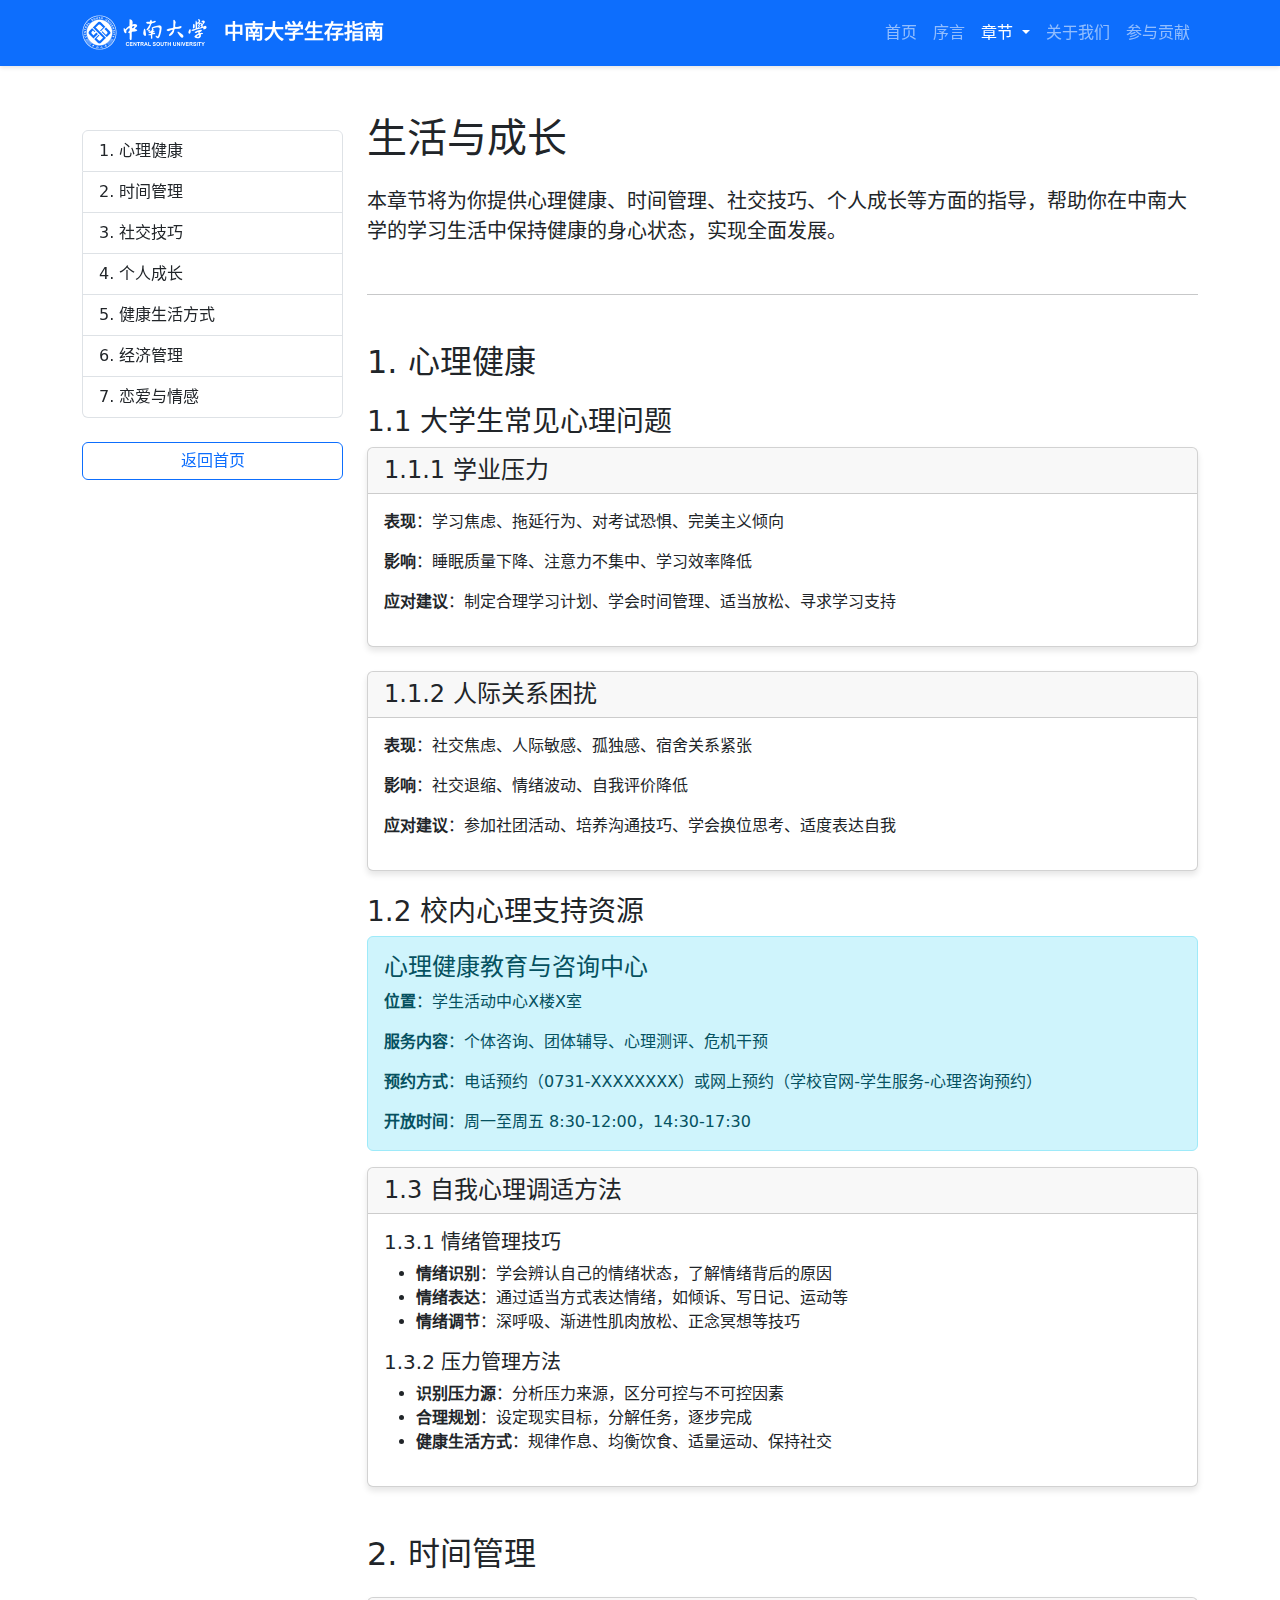
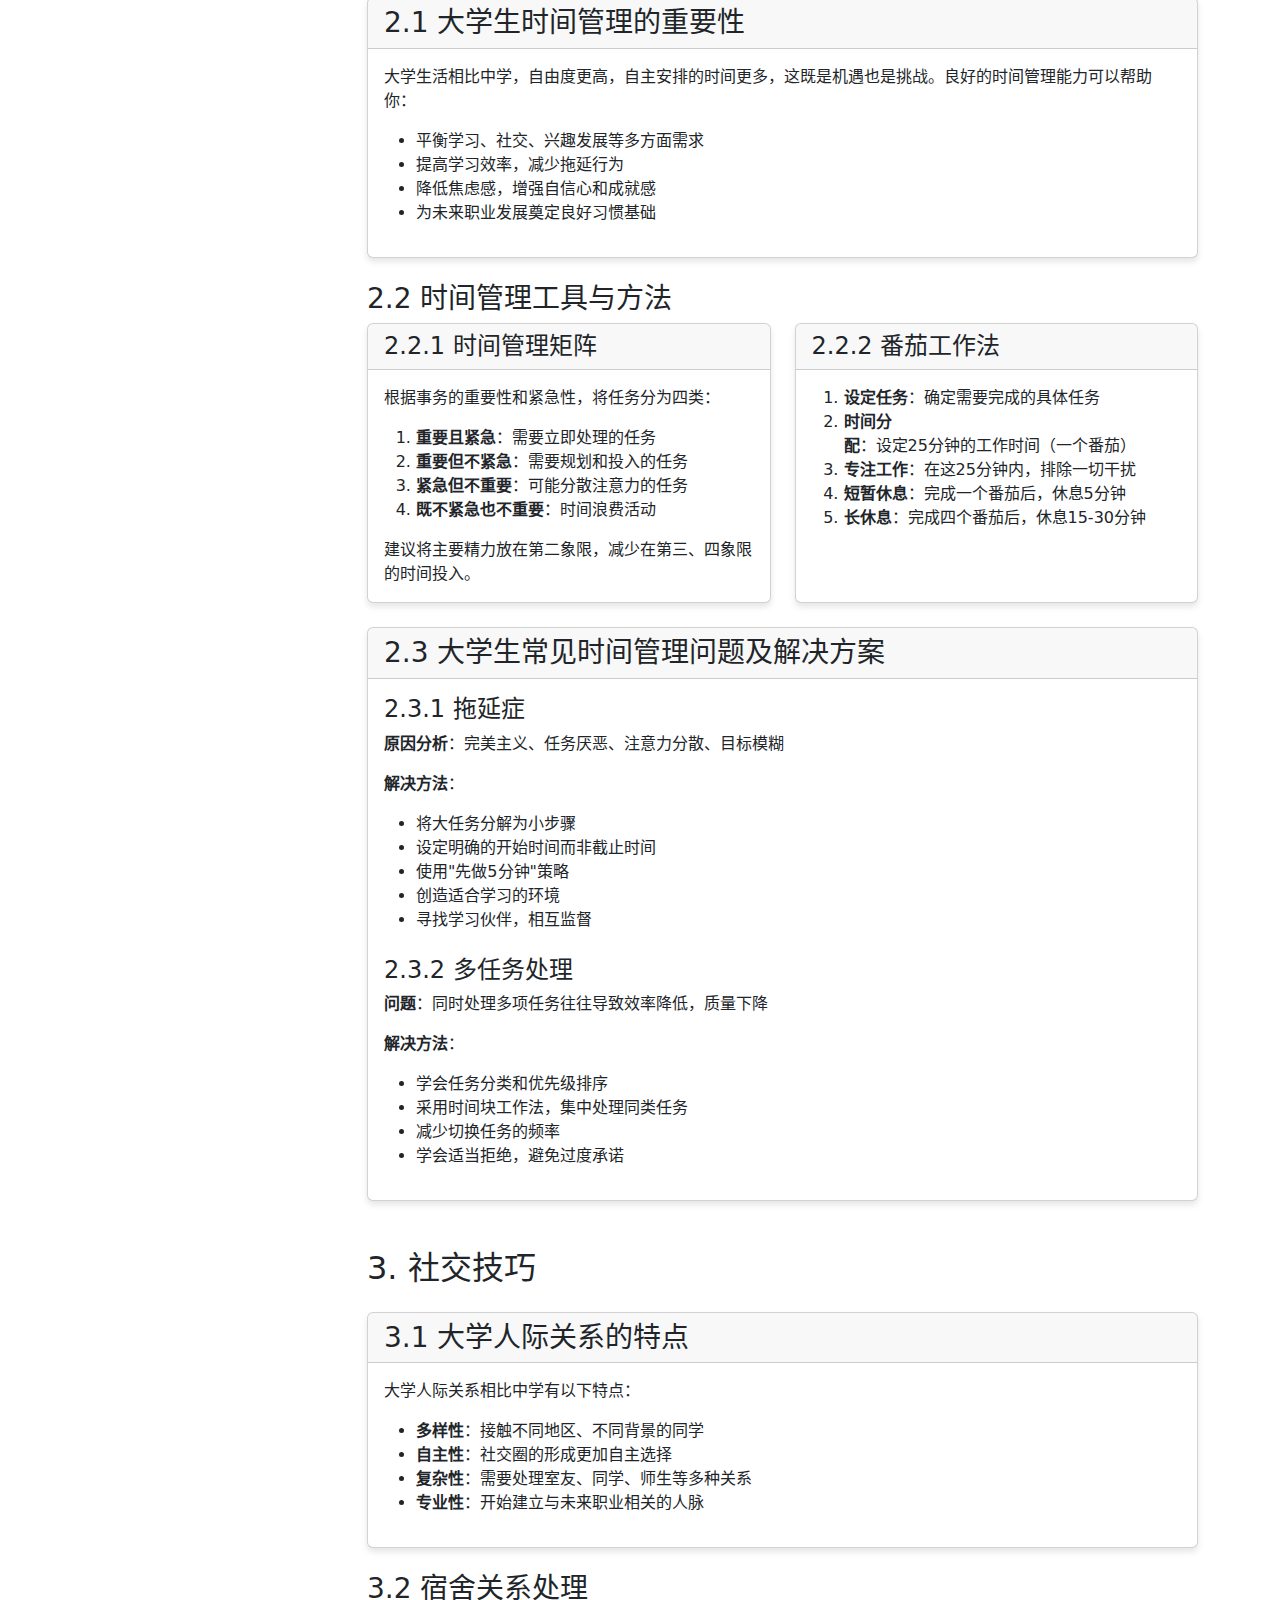
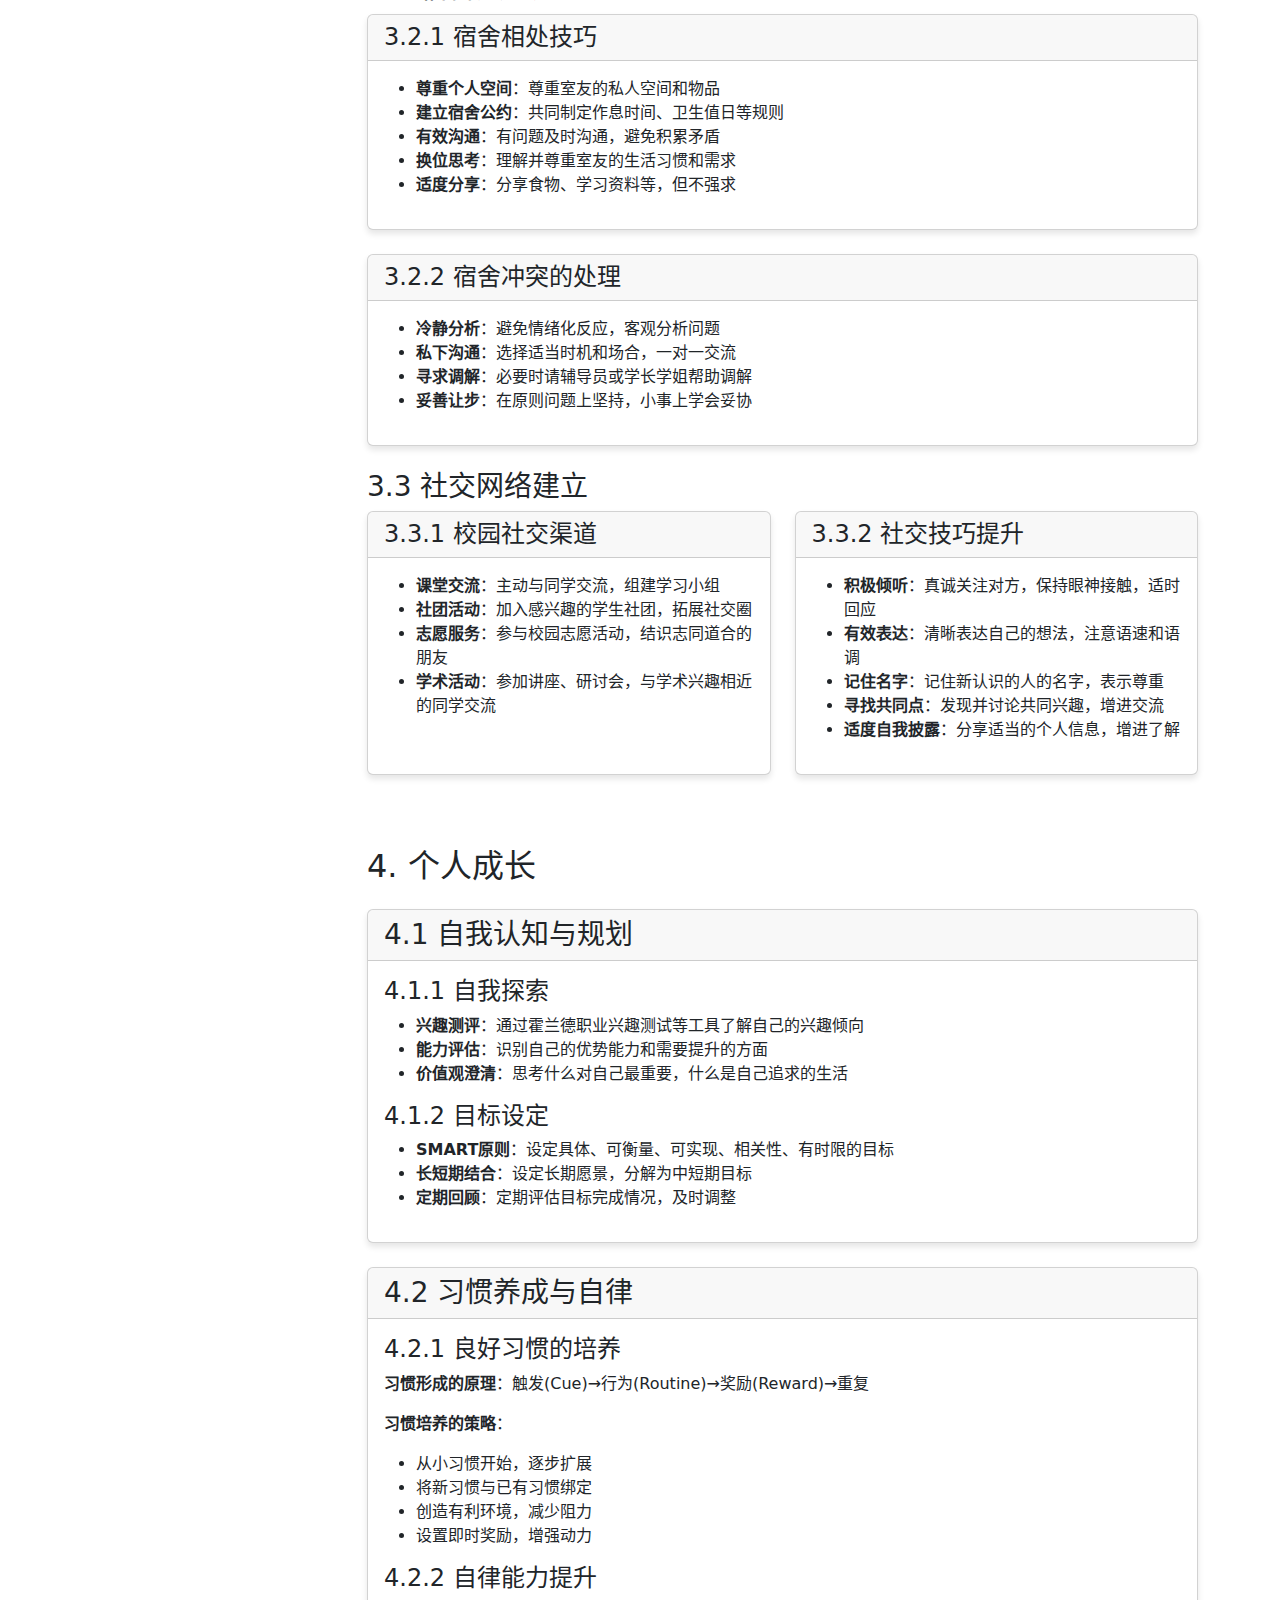
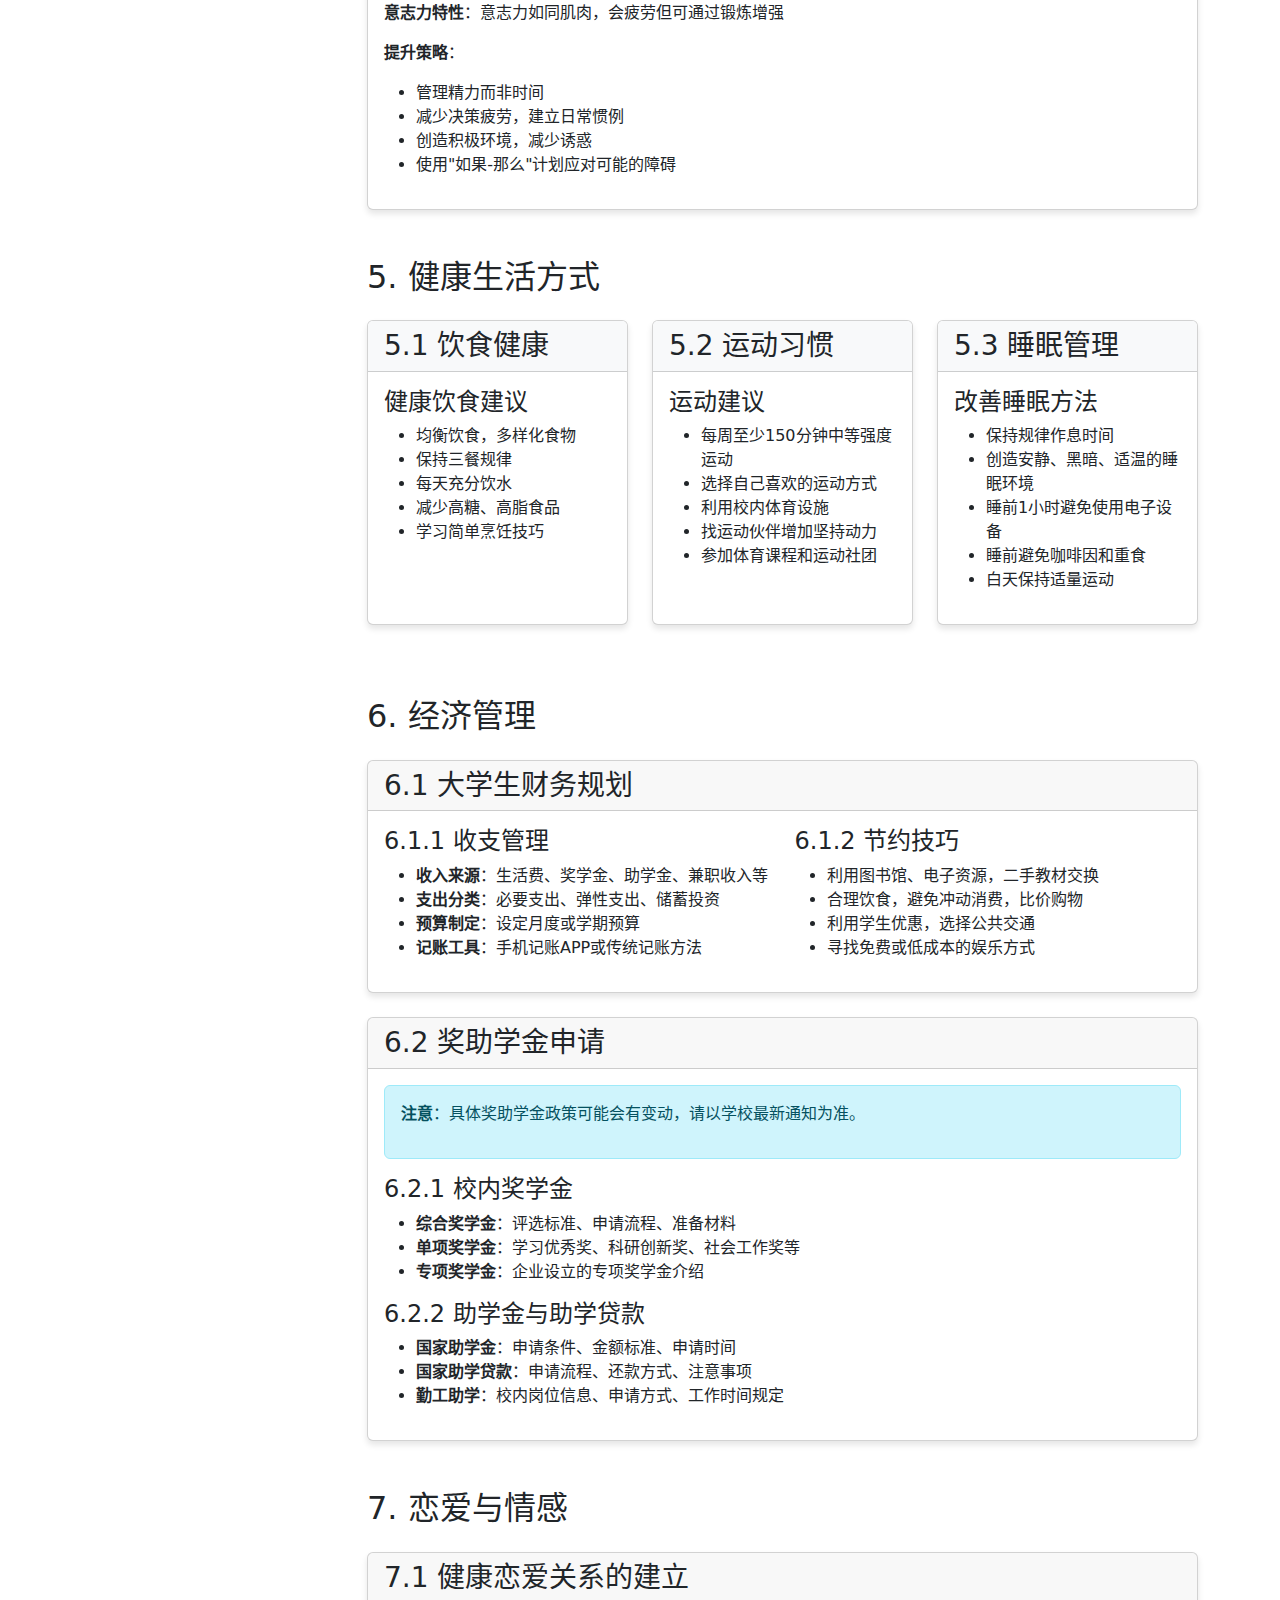
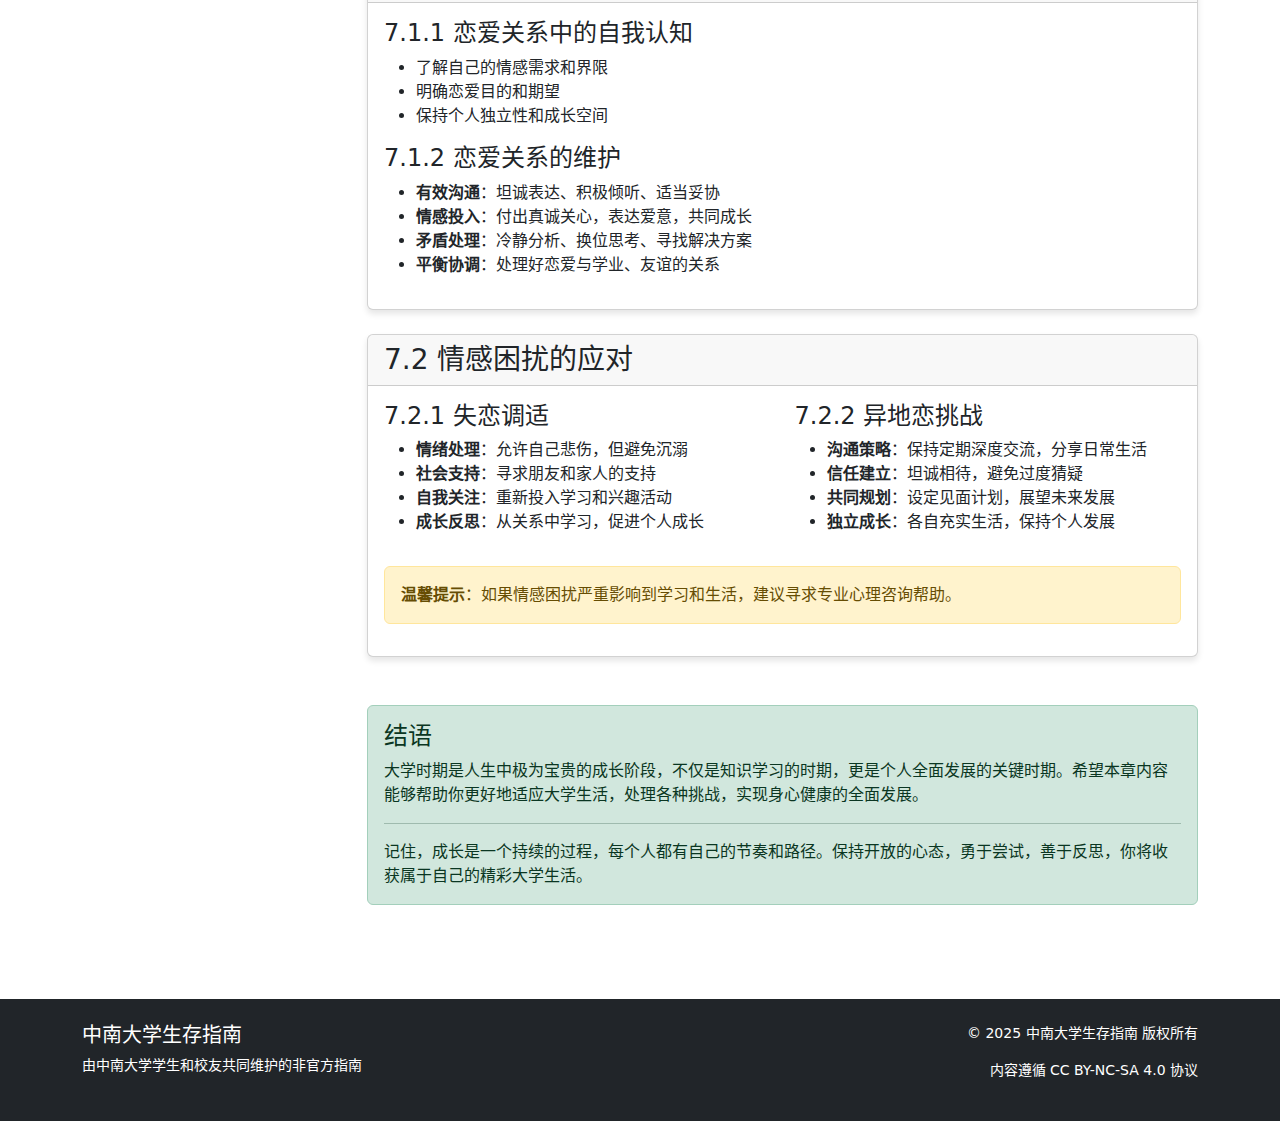
<file: website/public/chapters/life-growth.html>
<!DOCTYPE html>
<html lang="zh-CN">
<head>
    <meta charset="UTF-8">
    <meta name="viewport" content="width=device-width, initial-scale=1.0">
    <title>生活与成长 - 中南大学生存指南</title>
    <link rel="stylesheet" href="../css/style.css">
    <link rel="stylesheet" href="https://cdn.jsdelivr.net/npm/bootstrap@5.3.0/dist/css/bootstrap.min.css">
    <link rel="stylesheet" href="https://cdn.jsdelivr.net/npm/bootstrap-icons@1.10.0/font/bootstrap-icons.css">
</head>
<body>
    <!-- 导航栏 -->
    <nav class="navbar navbar-expand-lg navbar-dark bg-primary sticky-top">
        <div class="container">
            <a class="navbar-brand" href="../index.html"><img src="../images/校徽.png" alt="中南大学校徽" style="height: 40px; margin-right: 8px;">中南大学生存指南</a>
            <button class="navbar-toggler" type="button" data-bs-toggle="collapse" data-bs-target="#navbarNav" aria-controls="navbarNav" aria-expanded="false" aria-label="Toggle navigation">
                <span class="navbar-toggler-icon"></span>
            </button>
            <div class="collapse navbar-collapse" id="navbarNav">
                <ul class="navbar-nav ms-auto">
                    <li class="nav-item">
                        <a class="nav-link" href="../index.html">首页</a>
                    </li>
                    <li class="nav-item">
                        <a class="nav-link" href="../preface.html">序言</a>
                    </li>
                    <li class="nav-item dropdown">
                        <a class="nav-link dropdown-toggle active" href="#" id="chaptersDropdown" role="button" data-bs-toggle="dropdown" aria-expanded="false">
                            章节
                        </a>
                        <ul class="dropdown-menu" aria-labelledby="chaptersDropdown">
                            <li><a class="dropdown-item" href="freshman-guide.html">新生指南</a></li>
                            <li><a class="dropdown-item" href="major-study.html">专业学习</a></li>
                            <li><a class="dropdown-item" href="research-competition.html">科研与竞赛</a></li>
                            <li><a class="dropdown-item active" href="life-growth.html">生活与成长</a></li>
                            <li><a class="dropdown-item" href="grad-abroad.html">考研与出国</a></li>
                            <li><a class="dropdown-item" href="internship-employment.html">实习与就业</a></li>
                        </ul>
                    </li>
                    <li class="nav-item">
                        <a class="nav-link" href="../index.html#about">关于我们</a>
                    </li>
                    <li class="nav-item">
                        <a class="nav-link" href="../index.html#contribute">参与贡献</a>
                    </li>
                </ul>
                <!-- 搜索框已移除 -->
            </div>
        </div>
    </nav>

    <main class="container py-5">
        <div class="row">
            <!-- 侧边栏导航 -->
            <div class="col-lg-3 mb-4">
                <div class="sticky-top pt-3">
                    <div class="list-group">
                        <a href="#section1" class="list-group-item list-group-item-action">1. 心理健康</a>
                        <a href="#section2" class="list-group-item list-group-item-action">2. 时间管理</a>
                        <a href="#section3" class="list-group-item list-group-item-action">3. 社交技巧</a>
                        <a href="#section4" class="list-group-item list-group-item-action">4. 个人成长</a>
                        <a href="#section5" class="list-group-item list-group-item-action">5. 健康生活方式</a>
                        <a href="#section6" class="list-group-item list-group-item-action">6. 经济管理</a>
                        <a href="#section7" class="list-group-item list-group-item-action">7. 恋爱与情感</a>
                    </div>
                    <div class="mt-4">
                        <a href="../index.html" class="btn btn-outline-primary w-100">返回首页</a>
                    </div>
                </div>
            </div>
            
            <!-- 主要内容 -->
            <div class="col-lg-9">
                <h1 class="mb-4">生活与成长</h1>
                <p class="lead">本章节将为你提供心理健康、时间管理、社交技巧、个人成长等方面的指导，帮助你在中南大学的学习生活中保持健康的身心状态，实现全面发展。</p>
                
                <hr class="my-5">
                
                <!-- 第一部分：心理健康 -->
                <section id="section1" class="mb-5">
                    <h2 class="mb-4">1. 心理健康</h2>
                    
                    <h3 class="mt-4">1.1 大学生常见心理问题</h3>
                    
                    <div class="card mb-4">
                        <div class="card-header">
                            <h4 class="mb-0">1.1.1 学业压力</h4>
                        </div>
                        <div class="card-body">
                            <p><strong>表现</strong>：学习焦虑、拖延行为、对考试恐惧、完美主义倾向</p>
                            <p><strong>影响</strong>：睡眠质量下降、注意力不集中、学习效率降低</p>
                            <p><strong>应对建议</strong>：制定合理学习计划、学会时间管理、适当放松、寻求学习支持</p>
                        </div>
                    </div>
                    
                    <div class="card mb-4">
                        <div class="card-header">
                            <h4 class="mb-0">1.1.2 人际关系困扰</h4>
                        </div>
                        <div class="card-body">
                            <p><strong>表现</strong>：社交焦虑、人际敏感、孤独感、宿舍关系紧张</p>
                            <p><strong>影响</strong>：社交退缩、情绪波动、自我评价降低</p>
                            <p><strong>应对建议</strong>：参加社团活动、培养沟通技巧、学会换位思考、适度表达自我</p>
                        </div>
                    </div>
                    
                    <h3 class="mt-4">1.2 校内心理支持资源</h3>
                    
                    <div class="alert alert-info">
                        <h4 class="alert-heading">心理健康教育与咨询中心</h4>
                        <p><strong>位置</strong>：学生活动中心X楼X室</p>
                        <p><strong>服务内容</strong>：个体咨询、团体辅导、心理测评、危机干预</p>
                        <p><strong>预约方式</strong>：电话预约（0731-XXXXXXXX）或网上预约（学校官网-学生服务-心理咨询预约）</p>
                        <p class="mb-0"><strong>开放时间</strong>：周一至周五 8:30-12:00，14:30-17:30</p>
                    </div>
                    
                    <div class="card mb-4">
                        <div class="card-header">
                            <h4 class="mb-0">1.3 自我心理调适方法</h4>
                        </div>
                        <div class="card-body">
                            <h5>1.3.1 情绪管理技巧</h5>
                            <ul>
                                <li><strong>情绪识别</strong>：学会辨认自己的情绪状态，了解情绪背后的原因</li>
                                <li><strong>情绪表达</strong>：通过适当方式表达情绪，如倾诉、写日记、运动等</li>
                                <li><strong>情绪调节</strong>：深呼吸、渐进性肌肉放松、正念冥想等技巧</li>
                            </ul>
                            
                            <h5 class="mt-3">1.3.2 压力管理方法</h5>
                            <ul>
                                <li><strong>识别压力源</strong>：分析压力来源，区分可控与不可控因素</li>
                                <li><strong>合理规划</strong>：设定现实目标，分解任务，逐步完成</li>
                                <li><strong>健康生活方式</strong>：规律作息、均衡饮食、适量运动、保持社交</li>
                            </ul>
                        </div>
                    </div>
                </section>
                
                <!-- 第二部分：时间管理 -->
                <section id="section2" class="mb-5">
                    <h2 class="mb-4">2. 时间管理</h2>
                    
                    <div class="card mb-4">
                        <div class="card-header">
                            <h3 class="mb-0">2.1 大学生时间管理的重要性</h3>
                        </div>
                        <div class="card-body">
                            <p>大学生活相比中学，自由度更高，自主安排的时间更多，这既是机遇也是挑战。良好的时间管理能力可以帮助你：</p>
                            <ul>
                                <li>平衡学习、社交、兴趣发展等多方面需求</li>
                                <li>提高学习效率，减少拖延行为</li>
                                <li>降低焦虑感，增强自信心和成就感</li>
                                <li>为未来职业发展奠定良好习惯基础</li>
                            </ul>
                        </div>
                    </div>
                    
                    <h3 class="mt-4">2.2 时间管理工具与方法</h3>
                    
                    <div class="row">
                        <div class="col-md-6 mb-4">
                            <div class="card h-100">
                                <div class="card-header">
                                    <h4 class="mb-0">2.2.1 时间管理矩阵</h4>
                                </div>
                                <div class="card-body">
                                    <p>根据事务的重要性和紧急性，将任务分为四类：</p>
                                    <ol>
                                        <li><strong>重要且紧急</strong>：需要立即处理的任务</li>
                                        <li><strong>重要但不紧急</strong>：需要规划和投入的任务</li>
                                        <li><strong>紧急但不重要</strong>：可能分散注意力的任务</li>
                                        <li><strong>既不紧急也不重要</strong>：时间浪费活动</li>
                                    </ol>
                                    <p class="mb-0">建议将主要精力放在第二象限，减少在第三、四象限的时间投入。</p>
                                </div>
                            </div>
                        </div>
                        <div class="col-md-6 mb-4">
                            <div class="card h-100">
                                <div class="card-header">
                                    <h4 class="mb-0">2.2.2 番茄工作法</h4>
                                </div>
                                <div class="card-body">
                                    <ol>
                                        <li><strong>设定任务</strong>：确定需要完成的具体任务</li>
                                        <li><strong>时间分配</strong>：设定25分钟的工作时间（一个番茄）</li>
                                        <li><strong>专注工作</strong>：在这25分钟内，排除一切干扰</li>
                                        <li><strong>短暂休息</strong>：完成一个番茄后，休息5分钟</li>
                                        <li><strong>长休息</strong>：完成四个番茄后，休息15-30分钟</li>
                                    </ol>
                                </div>
                            </div>
                        </div>
                    </div>
                    
                    <div class="card mb-4">
                        <div class="card-header">
                            <h3 class="mb-0">2.3 大学生常见时间管理问题及解决方案</h3>
                        </div>
                        <div class="card-body">
                            <h4>2.3.1 拖延症</h4>
                            <p><strong>原因分析</strong>：完美主义、任务厌恶、注意力分散、目标模糊</p>
                            <p><strong>解决方法</strong>：</p>
                            <ul>
                                <li>将大任务分解为小步骤</li>
                                <li>设定明确的开始时间而非截止时间</li>
                                <li>使用"先做5分钟"策略</li>
                                <li>创造适合学习的环境</li>
                                <li>寻找学习伙伴，相互监督</li>
                            </ul>
                            
                            <h4 class="mt-4">2.3.2 多任务处理</h4>
                            <p><strong>问题</strong>：同时处理多项任务往往导致效率降低，质量下降</p>
                            <p><strong>解决方法</strong>：</p>
                            <ul>
                                <li>学会任务分类和优先级排序</li>
                                <li>采用时间块工作法，集中处理同类任务</li>
                                <li>减少切换任务的频率</li>
                                <li>学会适当拒绝，避免过度承诺</li>
                            </ul>
                        </div>
                    </div>
                </section>
                
                <!-- 第三部分：社交技巧 -->
                <section id="section3" class="mb-5">
                    <h2 class="mb-4">3. 社交技巧</h2>
                    
                    <div class="card mb-4">
                        <div class="card-header">
                            <h3 class="mb-0">3.1 大学人际关系的特点</h3>
                        </div>
                        <div class="card-body">
                            <p>大学人际关系相比中学有以下特点：</p>
                            <ul>
                                <li><strong>多样性</strong>：接触不同地区、不同背景的同学</li>
                                <li><strong>自主性</strong>：社交圈的形成更加自主选择</li>
                                <li><strong>复杂性</strong>：需要处理室友、同学、师生等多种关系</li>
                                <li><strong>专业性</strong>：开始建立与未来职业相关的人脉</li>
                            </ul>
                        </div>
                    </div>
                    
                    <h3 class="mt-4">3.2 宿舍关系处理</h3>
                    
                    <div class="card mb-4">
                        <div class="card-header">
                            <h4 class="mb-0">3.2.1 宿舍相处技巧</h4>
                        </div>
                        <div class="card-body">
                            <ul>
                                <li><strong>尊重个人空间</strong>：尊重室友的私人空间和物品</li>
                                <li><strong>建立宿舍公约</strong>：共同制定作息时间、卫生值日等规则</li>
                                <li><strong>有效沟通</strong>：有问题及时沟通，避免积累矛盾</li>
                                <li><strong>换位思考</strong>：理解并尊重室友的生活习惯和需求</li>
                                <li><strong>适度分享</strong>：分享食物、学习资料等，但不强求</li>
                            </ul>
                        </div>
                    </div>
                    
                    <div class="card mb-4">
                        <div class="card-header">
                            <h4 class="mb-0">3.2.2 宿舍冲突的处理</h4>
                        </div>
                        <div class="card-body">
                            <ul>
                                <li><strong>冷静分析</strong>：避免情绪化反应，客观分析问题</li>
                                <li><strong>私下沟通</strong>：选择适当时机和场合，一对一交流</li>
                                <li><strong>寻求调解</strong>：必要时请辅导员或学长学姐帮助调解</li>
                                <li><strong>妥善让步</strong>：在原则问题上坚持，小事上学会妥协</li>
                            </ul>
                        </div>
                    </div>
                    
                    <h3 class="mt-4">3.3 社交网络建立</h3>
                    
                    <div class="row">
                        <div class="col-md-6 mb-4">
                            <div class="card h-100">
                                <div class="card-header">
                                    <h4 class="mb-0">3.3.1 校园社交渠道</h4>
                                </div>
                                <div class="card-body">
                                    <ul>
                                        <li><strong>课堂交流</strong>：主动与同学交流，组建学习小组</li>
                                        <li><strong>社团活动</strong>：加入感兴趣的学生社团，拓展社交圈</li>
                                        <li><strong>志愿服务</strong>：参与校园志愿活动，结识志同道合的朋友</li>
                                        <li><strong>学术活动</strong>：参加讲座、研讨会，与学术兴趣相近的同学交流</li>
                                    </ul>
                                </div>
                            </div>
                        </div>
                        <div class="col-md-6 mb-4">
                            <div class="card h-100">
                                <div class="card-header">
                                    <h4 class="mb-0">3.3.2 社交技巧提升</h4>
                                </div>
                                <div class="card-body">
                                    <ul>
                                        <li><strong>积极倾听</strong>：真诚关注对方，保持眼神接触，适时回应</li>
                                        <li><strong>有效表达</strong>：清晰表达自己的想法，注意语速和语调</li>
                                        <li><strong>记住名字</strong>：记住新认识的人的名字，表示尊重</li>
                                        <li><strong>寻找共同点</strong>：发现并讨论共同兴趣，增进交流</li>
                                        <li><strong>适度自我披露</strong>：分享适当的个人信息，增进了解</li>
                                    </ul>
                                </div>
                            </div>
                        </div>
                    </div>
                </section>
                
                <!-- 第四部分：个人成长 -->
                <section id="section4" class="mb-5">
                    <h2 class="mb-4">4. 个人成长</h2>
                    
                    <div class="card mb-4">
                        <div class="card-header">
                            <h3 class="mb-0">4.1 自我认知与规划</h3>
                        </div>
                        <div class="card-body">
                            <h4>4.1.1 自我探索</h4>
                            <ul>
                                <li><strong>兴趣测评</strong>：通过霍兰德职业兴趣测试等工具了解自己的兴趣倾向</li>
                                <li><strong>能力评估</strong>：识别自己的优势能力和需要提升的方面</li>
                                <li><strong>价值观澄清</strong>：思考什么对自己最重要，什么是自己追求的生活</li>
                            </ul>
                            
                            <h4 class="mt-3">4.1.2 目标设定</h4>
                            <ul>
                                <li><strong>SMART原则</strong>：设定具体、可衡量、可实现、相关性、有时限的目标</li>
                                <li><strong>长短期结合</strong>：设定长期愿景，分解为中短期目标</li>
                                <li><strong>定期回顾</strong>：定期评估目标完成情况，及时调整</li>
                            </ul>
                        </div>
                    </div>
                    
                    <div class="card mb-4">
                        <div class="card-header">
                            <h3 class="mb-0">4.2 习惯养成与自律</h3>
                        </div>
                        <div class="card-body">
                            <h4>4.2.1 良好习惯的培养</h4>
                            <p><strong>习惯形成的原理</strong>：触发(Cue)→行为(Routine)→奖励(Reward)→重复</p>
                            <p><strong>习惯培养的策略</strong>：</p>
                            <ul>
                                <li>从小习惯开始，逐步扩展</li>
                                <li>将新习惯与已有习惯绑定</li>
                                <li>创造有利环境，减少阻力</li>
                                <li>设置即时奖励，增强动力</li>
                            </ul>
                            
                            <h4 class="mt-3">4.2.2 自律能力提升</h4>
                            <p><strong>意志力特性</strong>：意志力如同肌肉，会疲劳但可通过锻炼增强</p>
                            <p><strong>提升策略</strong>：</p>
                            <ul>
                                <li>管理精力而非时间</li>
                                <li>减少决策疲劳，建立日常惯例</li>
                                <li>创造积极环境，减少诱惑</li>
                                <li>使用"如果-那么"计划应对可能的障碍</li>
                            </ul>
                        </div>
                    </div>
                </section>
                
                <!-- 第五部分：健康生活方式 -->
                <section id="section5" class="mb-5">
                    <h2 class="mb-4">5. 健康生活方式</h2>
                    
                    <div class="row">
                        <div class="col-md-4 mb-4">
                            <div class="card h-100">
                                <div class="card-header bg-light">
                                    <h3 class="mb-0">5.1 饮食健康</h3>
                                </div>
                                <div class="card-body">
                                    <h4>健康饮食建议</h4>
                                    <ul>
                                        <li>均衡饮食，多样化食物</li>
                                        <li>保持三餐规律</li>
                                        <li>每天充分饮水</li>
                                        <li>减少高糖、高脂食品</li>
                                        <li>学习简单烹饪技巧</li>
                                    </ul>
                                </div>
                            </div>
                        </div>
                        <div class="col-md-4 mb-4">
                            <div class="card h-100">
                                <div class="card-header bg-light">
                                    <h3 class="mb-0">5.2 运动习惯</h3>
                                </div>
                                <div class="card-body">
                                    <h4>运动建议</h4>
                                    <ul>
                                        <li>每周至少150分钟中等强度运动</li>
                                        <li>选择自己喜欢的运动方式</li>
                                        <li>利用校内体育设施</li>
                                        <li>找运动伙伴增加坚持动力</li>
                                        <li>参加体育课程和运动社团</li>
                                    </ul>
                                </div>
                            </div>
                        </div>
                        <div class="col-md-4 mb-4">
                            <div class="card h-100">
                                <div class="card-header bg-light">
                                    <h3 class="mb-0">5.3 睡眠管理</h3>
                                </div>
                                <div class="card-body">
                                    <h4>改善睡眠方法</h4>
                                    <ul>
                                        <li>保持规律作息时间</li>
                                        <li>创造安静、黑暗、适温的睡眠环境</li>
                                        <li>睡前1小时避免使用电子设备</li>
                                        <li>睡前避免咖啡因和重食</li>
                                        <li>白天保持适量运动</li>
                                    </ul>
                                </div>
                            </div>
                        </div>
                    </div>
                </section>
                
                <!-- 第六部分：经济管理 -->
                <section id="section6" class="mb-5">
                    <h2 class="mb-4">6. 经济管理</h2>
                    
                    <div class="card mb-4">
                        <div class="card-header">
                            <h3 class="mb-0">6.1 大学生财务规划</h3>
                        </div>
                        <div class="card-body">
                            <div class="row">
                                <div class="col-md-6">
                                    <h4>6.1.1 收支管理</h4>
                                    <ul>
                                        <li><strong>收入来源</strong>：生活费、奖学金、助学金、兼职收入等</li>
                                        <li><strong>支出分类</strong>：必要支出、弹性支出、储蓄投资</li>
                                        <li><strong>预算制定</strong>：设定月度或学期预算</li>
                                        <li><strong>记账工具</strong>：手机记账APP或传统记账方法</li>
                                    </ul>
                                </div>
                                <div class="col-md-6">
                                    <h4>6.1.2 节约技巧</h4>
                                    <ul>
                                        <li>利用图书馆、电子资源，二手教材交换</li>
                                        <li>合理饮食，避免冲动消费，比价购物</li>
                                        <li>利用学生优惠，选择公共交通</li>
                                        <li>寻找免费或低成本的娱乐方式</li>
                                    </ul>
                                </div>
                            </div>
                        </div>
                    </div>
                    
                    <div class="card mb-4">
                        <div class="card-header">
                            <h3 class="mb-0">6.2 奖助学金申请</h3>
                        </div>
                        <div class="card-body">
                            <div class="alert alert-info">
                                <p><strong>注意</strong>：具体奖助学金政策可能会有变动，请以学校最新通知为准。</p>
                            </div>
                            
                            <h4>6.2.1 校内奖学金</h4>
                            <ul>
                                <li><strong>综合奖学金</strong>：评选标准、申请流程、准备材料</li>
                                <li><strong>单项奖学金</strong>：学习优秀奖、科研创新奖、社会工作奖等</li>
                                <li><strong>专项奖学金</strong>：企业设立的专项奖学金介绍</li>
                            </ul>
                            
                            <h4 class="mt-3">6.2.2 助学金与助学贷款</h4>
                            <ul>
                                <li><strong>国家助学金</strong>：申请条件、金额标准、申请时间</li>
                                <li><strong>国家助学贷款</strong>：申请流程、还款方式、注意事项</li>
                                <li><strong>勤工助学</strong>：校内岗位信息、申请方式、工作时间规定</li>
                            </ul>
                        </div>
                    </div>
                </section>
                
                <!-- 第七部分：恋爱与情感 -->
                <section id="section7" class="mb-5">
                    <h2 class="mb-4">7. 恋爱与情感</h2>
                    
                    <div class="card mb-4">
                        <div class="card-header">
                            <h3 class="mb-0">7.1 健康恋爱关系的建立</h3>
                        </div>
                        <div class="card-body">
                            <h4>7.1.1 恋爱关系中的自我认知</h4>
                            <ul>
                                <li>了解自己的情感需求和界限</li>
                                <li>明确恋爱目的和期望</li>
                                <li>保持个人独立性和成长空间</li>
                            </ul>
                            
                            <h4 class="mt-3">7.1.2 恋爱关系的维护</h4>
                            <ul>
                                <li><strong>有效沟通</strong>：坦诚表达、积极倾听、适当妥协</li>
                                <li><strong>情感投入</strong>：付出真诚关心，表达爱意，共同成长</li>
                                <li><strong>矛盾处理</strong>：冷静分析、换位思考、寻找解决方案</li>
                                <li><strong>平衡协调</strong>：处理好恋爱与学业、友谊的关系</li>
                            </ul>
                        </div>
                    </div>
                    
                    <div class="card mb-4">
                        <div class="card-header">
                            <h3 class="mb-0">7.2 情感困扰的应对</h3>
                        </div>
                        <div class="card-body">
                            <div class="row">
                                <div class="col-md-6">
                                    <h4>7.2.1 失恋调适</h4>
                                    <ul>
                                        <li><strong>情绪处理</strong>：允许自己悲伤，但避免沉溺</li>
                                        <li><strong>社会支持</strong>：寻求朋友和家人的支持</li>
                                        <li><strong>自我关注</strong>：重新投入学习和兴趣活动</li>
                                        <li><strong>成长反思</strong>：从关系中学习，促进个人成长</li>
                                    </ul>
                                </div>
                                <div class="col-md-6">
                                    <h4>7.2.2 异地恋挑战</h4>
                                    <ul>
                                        <li><strong>沟通策略</strong>：保持定期深度交流，分享日常生活</li>
                                        <li><strong>信任建立</strong>：坦诚相待，避免过度猜疑</li>
                                        <li><strong>共同规划</strong>：设定见面计划，展望未来发展</li>
                                        <li><strong>独立成长</strong>：各自充实生活，保持个人发展</li>
                                    </ul>
                                </div>
                            </div>
                            
                            <div class="alert alert-warning mt-3">
                                <p class="mb-0"><strong>温馨提示</strong>：如果情感困扰严重影响到学习和生活，建议寻求专业心理咨询帮助。</p>
                            </div>
                        </div>
                    </div>
                </section>
                
                <div class="alert alert-success">
                    <h4 class="alert-heading">结语</h4>
                    <p>大学时期是人生中极为宝贵的成长阶段，不仅是知识学习的时期，更是个人全面发展的关键时期。希望本章内容能够帮助你更好地适应大学生活，处理各种挑战，实现身心健康的全面发展。</p>
                    <hr>
                    <p class="mb-0">记住，成长是一个持续的过程，每个人都有自己的节奏和路径。保持开放的心态，勇于尝试，善于反思，你将收获属于自己的精彩大学生活。</p>
                </div>
            </div>
        </div>
    </main>

    <footer class="bg-dark text-white py-4">
        <div class="container">
            <div class="row">
                <div class="col-md-6">
                    <h5>中南大学生存指南</h5>
                    <p class="small">由中南大学学生和校友共同维护的非官方指南</p>
                </div>
                <div class="col-md-6 text-md-end">
                    <p class="small">© 2025 中南大学生存指南 版权所有</p>
                    <p class="small">内容遵循 CC BY-NC-SA 4.0 协议</p>
                </div>
            </div>
        </div>
    </footer>

    <!-- Bootstrap JS -->
    <script src="https://cdn.jsdelivr.net/npm/bootstrap@5.3.0/dist/js/bootstrap.bundle.min.js"></script>
    <script>
        // 平滑滚动到锚点
        document.querySelectorAll('a[href^="#"]').forEach(anchor => {
            anchor.addEventListener('click', function (e) {
                e.preventDefault();
                
                document.querySelector(this.getAttribute('href')).scrollIntoView({
                    behavior: 'smooth'
                });
            });
        });
    </script>
</body>
</html>
</file>
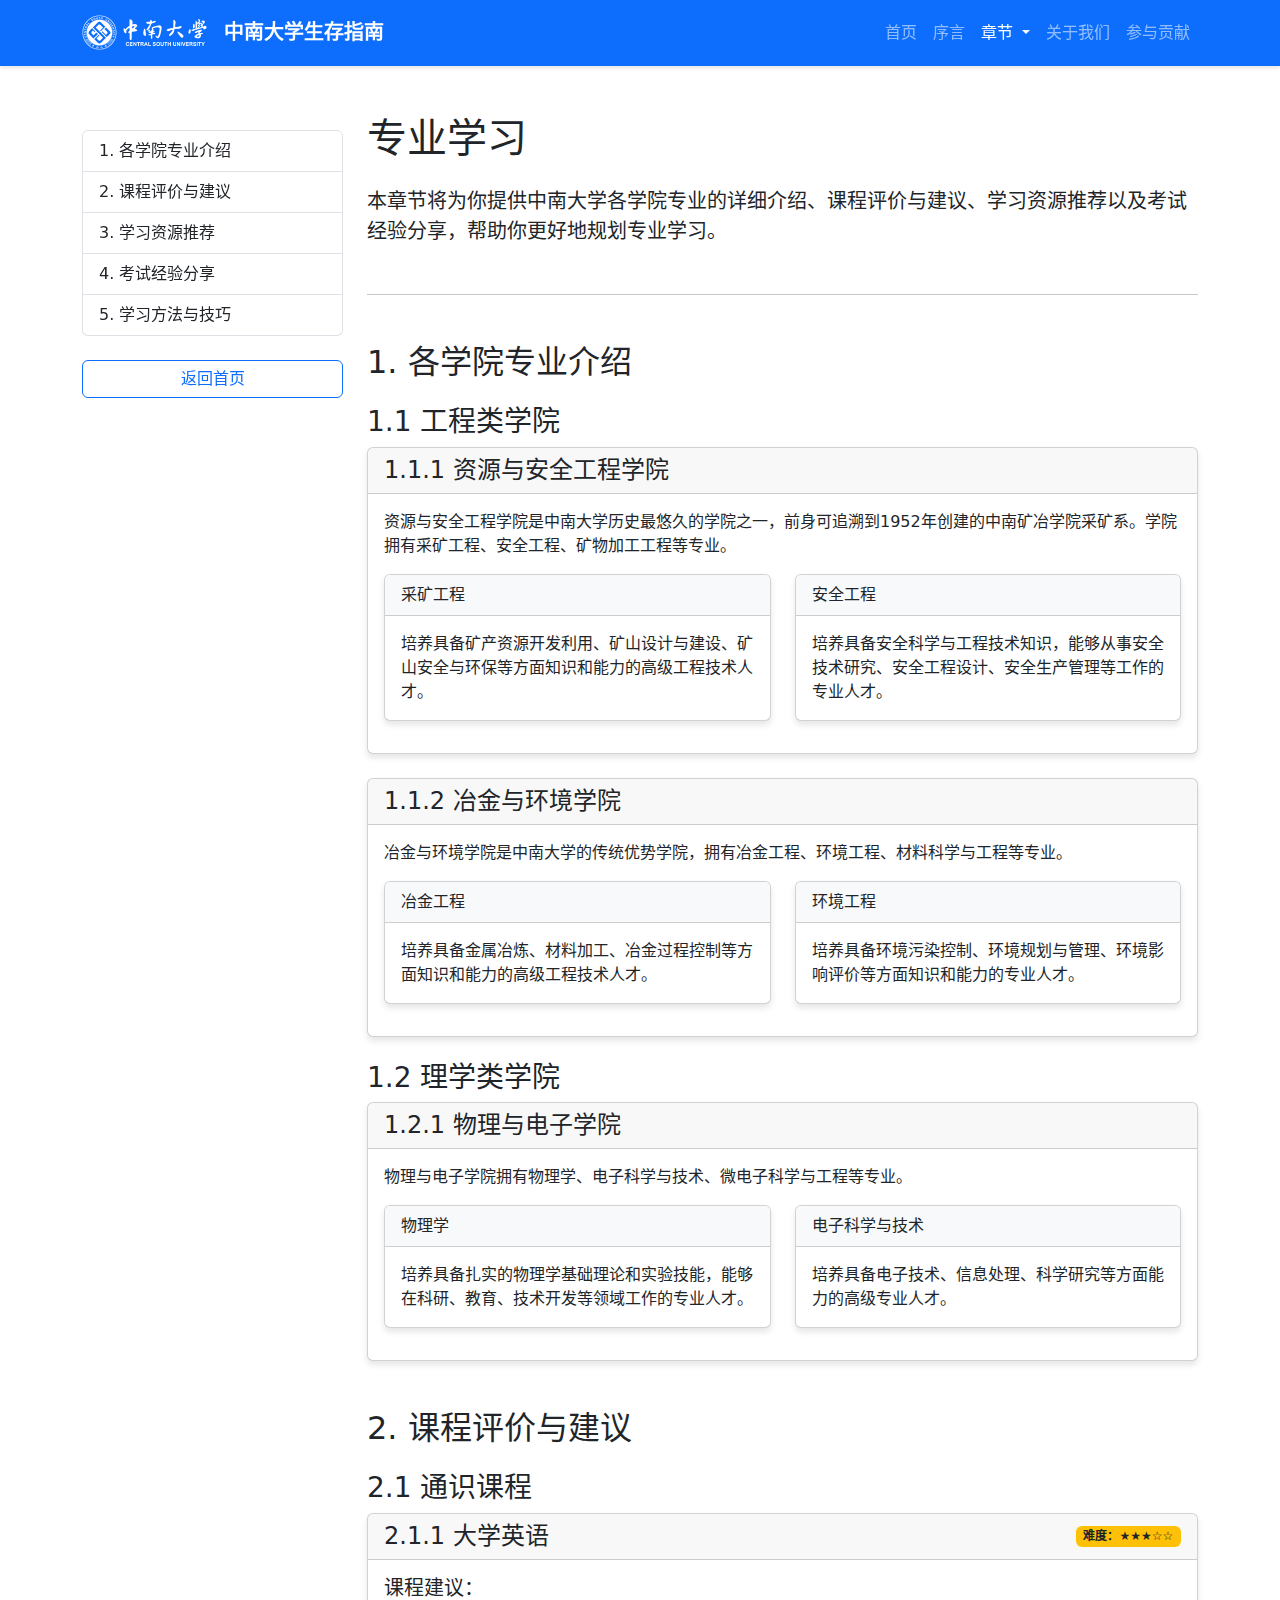
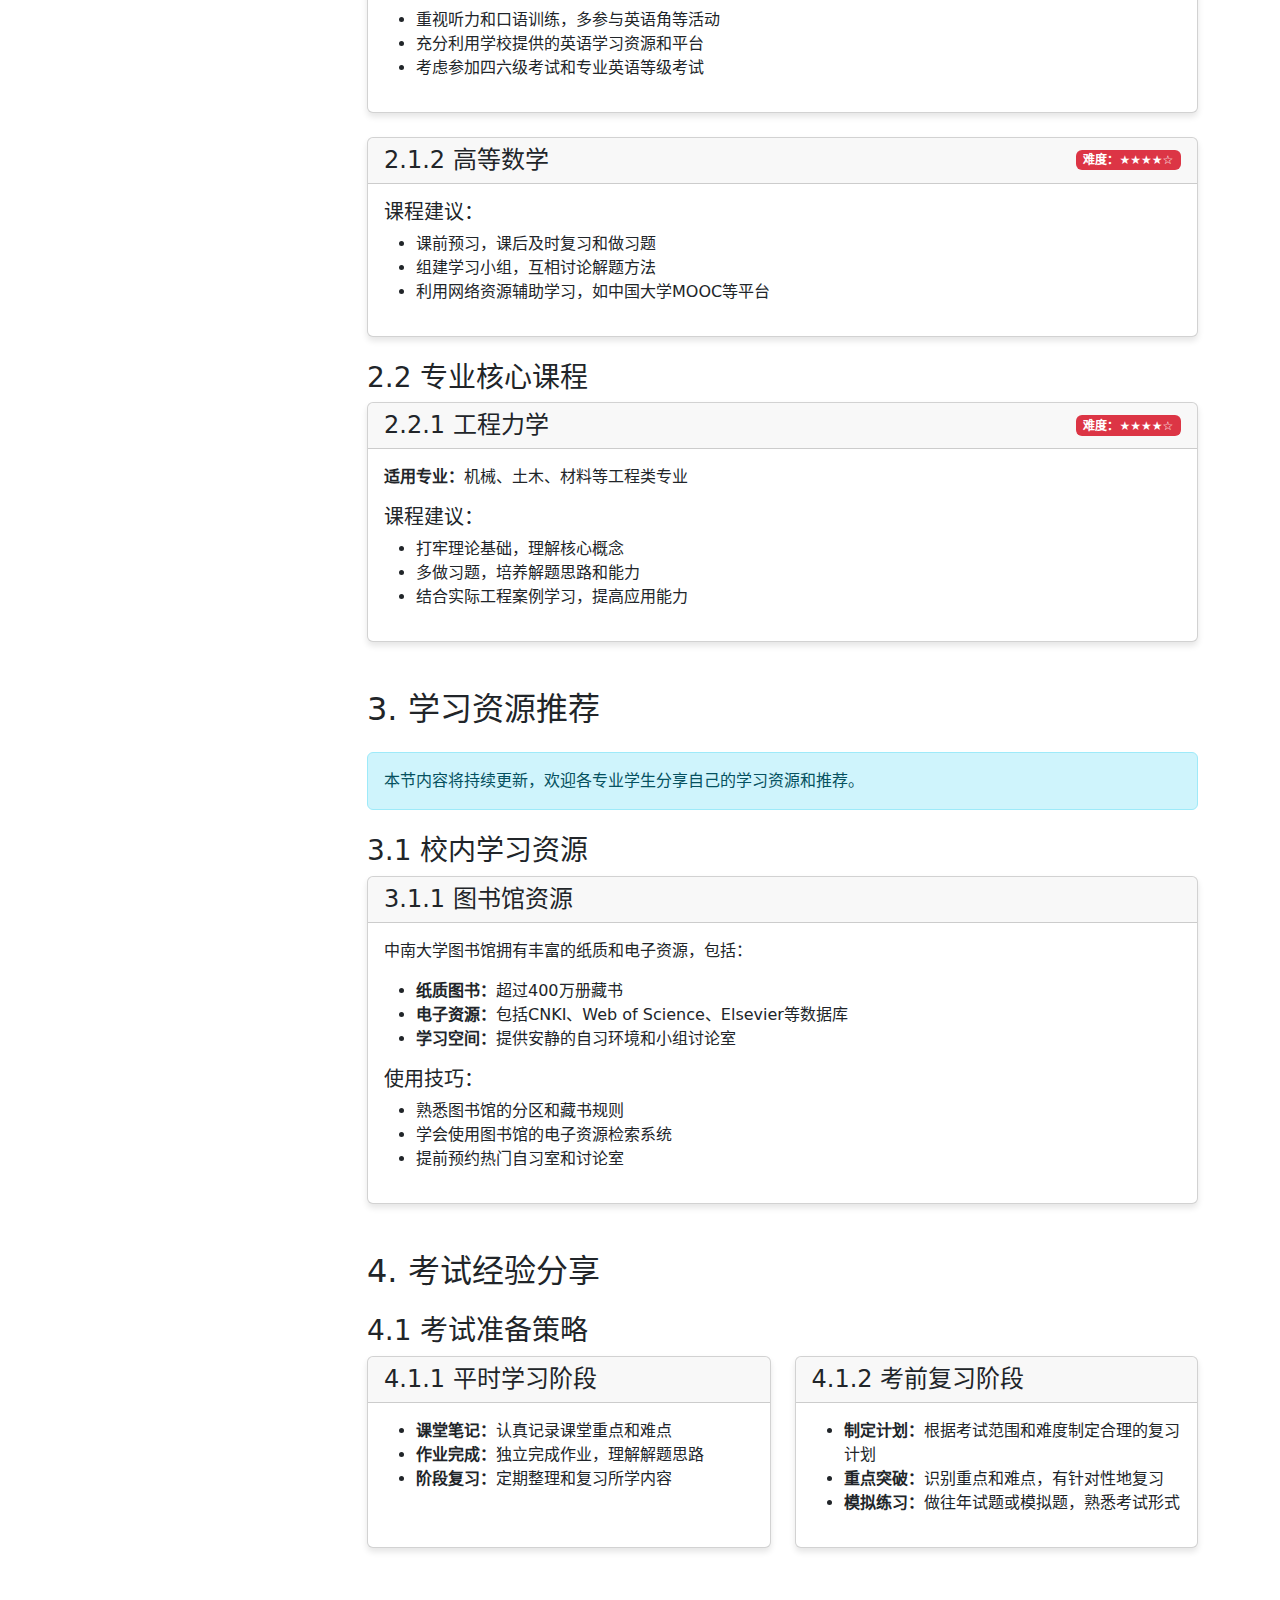
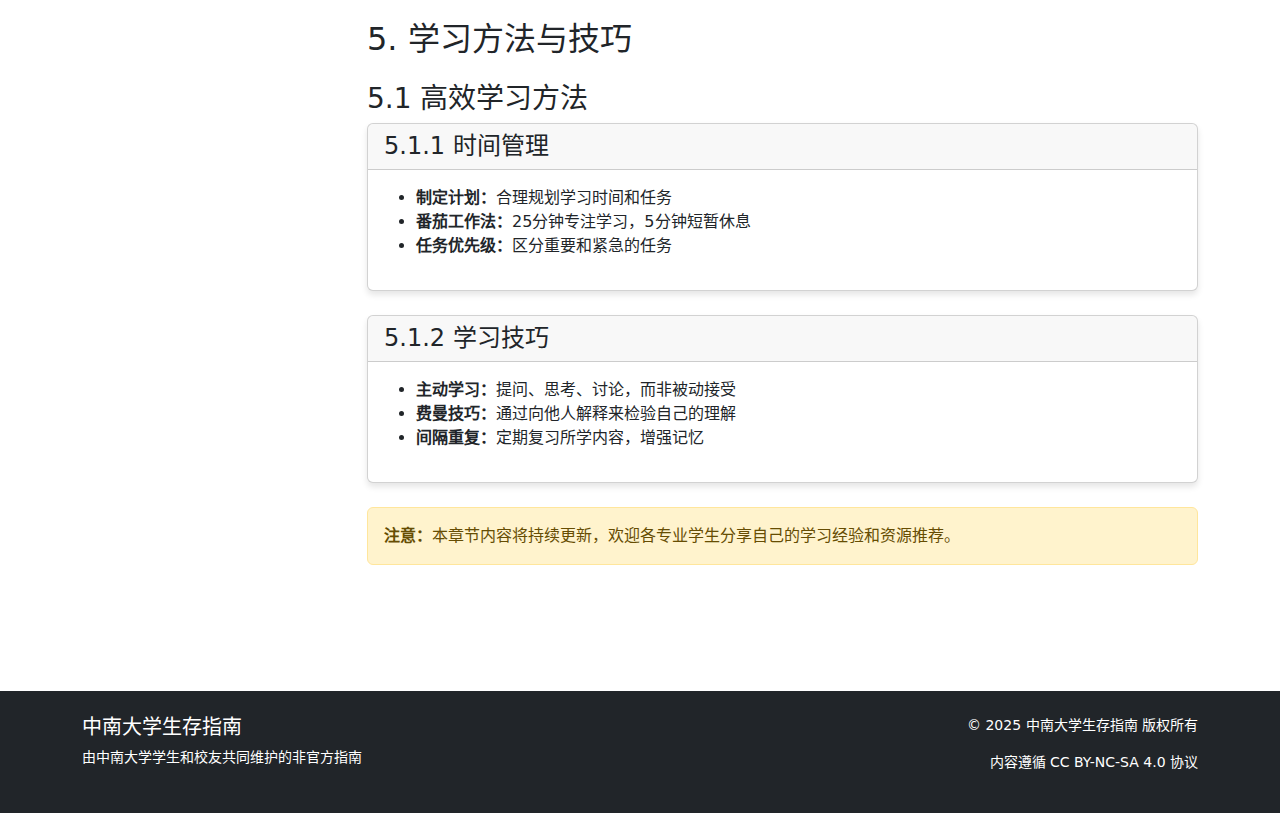
<file: website/public/chapters/major-study.html>
<!DOCTYPE html>
<html lang="zh-CN">
<head>
    <meta charset="UTF-8">
    <meta name="viewport" content="width=device-width, initial-scale=1.0">
    <title>专业学习 - 中南大学生存指南</title>
    <link rel="stylesheet" href="../css/style.css">
    <link rel="stylesheet" href="https://cdn.jsdelivr.net/npm/bootstrap@5.3.0/dist/css/bootstrap.min.css">
    <link rel="stylesheet" href="https://cdn.jsdelivr.net/npm/bootstrap-icons@1.10.0/font/bootstrap-icons.css">
</head>
<body>
    <!-- 导航栏 -->
    <nav class="navbar navbar-expand-lg navbar-dark bg-primary sticky-top">
        <div class="container">
            <a class="navbar-brand" href="../index.html"><img src="../images/校徽.png" alt="中南大学校徽" style="height: 40px; margin-right: 8px;">中南大学生存指南</a>
            <button class="navbar-toggler" type="button" data-bs-toggle="collapse" data-bs-target="#navbarNav" aria-controls="navbarNav" aria-expanded="false" aria-label="Toggle navigation">
                <span class="navbar-toggler-icon"></span>
            </button>
            <div class="collapse navbar-collapse" id="navbarNav">
                <ul class="navbar-nav ms-auto">
                    <li class="nav-item">
                        <a class="nav-link" href="../index.html">首页</a>
                    </li>
                    <li class="nav-item">
                        <a class="nav-link" href="../preface.html">序言</a>
                    </li>
                    <li class="nav-item dropdown">
                        <a class="nav-link dropdown-toggle active" href="#" id="chaptersDropdown" role="button" data-bs-toggle="dropdown" aria-expanded="false">
                            章节
                        </a>
                        <ul class="dropdown-menu" aria-labelledby="chaptersDropdown">
                            <li><a class="dropdown-item" href="freshman-guide.html">新生指南</a></li>
                            <li><a class="dropdown-item active" href="major-study.html">专业学习</a></li>
                            <li><a class="dropdown-item" href="research-competition.html">科研与竞赛</a></li>
                            <li><a class="dropdown-item" href="life-growth.html">生活与成长</a></li>
                            <li><a class="dropdown-item" href="grad-abroad.html">考研与出国</a></li>
                            <li><a class="dropdown-item" href="internship-employment.html">实习与就业</a></li>
                        </ul>
                    </li>
                    <li class="nav-item">
                        <a class="nav-link" href="../index.html#about">关于我们</a>
                    </li>
                    <li class="nav-item">
                        <a class="nav-link" href="../index.html#contribute">参与贡献</a>
                    </li>
                </ul>
                <!-- 搜索框已移除 -->
            </div>
        </div>
    </nav>

    <main class="container py-5">
        <div class="row">
            <!-- 侧边栏导航 -->
            <div class="col-lg-3 mb-4">
                <div class="sticky-top pt-3">
                    <div class="list-group">
                        <a href="#section1" class="list-group-item list-group-item-action">1. 各学院专业介绍</a>
                        <a href="#section2" class="list-group-item list-group-item-action">2. 课程评价与建议</a>
                        <a href="#section3" class="list-group-item list-group-item-action">3. 学习资源推荐</a>
                        <a href="#section4" class="list-group-item list-group-item-action">4. 考试经验分享</a>
                        <a href="#section5" class="list-group-item list-group-item-action">5. 学习方法与技巧</a>
                    </div>
                    <div class="mt-4">
                        <a href="../index.html" class="btn btn-outline-primary w-100">返回首页</a>
                    </div>
                </div>
            </div>
            
            <!-- 主要内容 -->
            <div class="col-lg-9">
                <h1 class="mb-4">专业学习</h1>
                <p class="lead">本章节将为你提供中南大学各学院专业的详细介绍、课程评价与建议、学习资源推荐以及考试经验分享，帮助你更好地规划专业学习。</p>
                
                <hr class="my-5">
                
                <!-- 第一部分：各学院专业介绍 -->
                <section id="section1" class="mb-5">
                    <h2 class="mb-4">1. 各学院专业介绍</h2>
                    
                    <h3 class="mt-4">1.1 工程类学院</h3>
                    
                    <div class="card mb-4">
                        <div class="card-header">
                            <h4 class="mb-0">1.1.1 资源与安全工程学院</h4>
                        </div>
                        <div class="card-body">
                            <p>资源与安全工程学院是中南大学历史最悠久的学院之一，前身可追溯到1952年创建的中南矿冶学院采矿系。学院拥有采矿工程、安全工程、矿物加工工程等专业。</p>
                            
                            <div class="row mt-3">
                                <div class="col-md-6 mb-3">
                                    <div class="card h-100">
                                        <div class="card-header bg-light">采矿工程</div>
                                        <div class="card-body">
                                            <p class="card-text">培养具备矿产资源开发利用、矿山设计与建设、矿山安全与环保等方面知识和能力的高级工程技术人才。</p>
                                        </div>
                                    </div>
                                </div>
                                <div class="col-md-6 mb-3">
                                    <div class="card h-100">
                                        <div class="card-header bg-light">安全工程</div>
                                        <div class="card-body">
                                            <p class="card-text">培养具备安全科学与工程技术知识，能够从事安全技术研究、安全工程设计、安全生产管理等工作的专业人才。</p>
                                        </div>
                                    </div>
                                </div>
                            </div>
                        </div>
                    </div>
                    
                    <div class="card mb-4">
                        <div class="card-header">
                            <h4 class="mb-0">1.1.2 冶金与环境学院</h4>
                        </div>
                        <div class="card-body">
                            <p>冶金与环境学院是中南大学的传统优势学院，拥有冶金工程、环境工程、材料科学与工程等专业。</p>
                            
                            <div class="row mt-3">
                                <div class="col-md-6 mb-3">
                                    <div class="card h-100">
                                        <div class="card-header bg-light">冶金工程</div>
                                        <div class="card-body">
                                            <p class="card-text">培养具备金属冶炼、材料加工、冶金过程控制等方面知识和能力的高级工程技术人才。</p>
                                        </div>
                                    </div>
                                </div>
                                <div class="col-md-6 mb-3">
                                    <div class="card h-100">
                                        <div class="card-header bg-light">环境工程</div>
                                        <div class="card-body">
                                            <p class="card-text">培养具备环境污染控制、环境规划与管理、环境影响评价等方面知识和能力的专业人才。</p>
                                        </div>
                                    </div>
                                </div>
                            </div>
                        </div>
                    </div>
                    
                    <h3 class="mt-4">1.2 理学类学院</h3>
                    
                    <div class="card mb-4">
                        <div class="card-header">
                            <h4 class="mb-0">1.2.1 物理与电子学院</h4>
                        </div>
                        <div class="card-body">
                            <p>物理与电子学院拥有物理学、电子科学与技术、微电子科学与工程等专业。</p>
                            
                            <div class="row mt-3">
                                <div class="col-md-6 mb-3">
                                    <div class="card h-100">
                                        <div class="card-header bg-light">物理学</div>
                                        <div class="card-body">
                                            <p class="card-text">培养具备扎实的物理学基础理论和实验技能，能够在科研、教育、技术开发等领域工作的专业人才。</p>
                                        </div>
                                    </div>
                                </div>
                                <div class="col-md-6 mb-3">
                                    <div class="card h-100">
                                        <div class="card-header bg-light">电子科学与技术</div>
                                        <div class="card-body">
                                            <p class="card-text">培养具备电子技术、信息处理、科学研究等方面能力的高级专业人才。</p>
                                        </div>
                                    </div>
                                </div>
                            </div>
                        </div>
                    </div>
                </section>
                
                <!-- 第二部分：课程评价与建议 -->
                <section id="section2" class="mb-5">
                    <h2 class="mb-4">2. 课程评价与建议</h2>
                    
                    <h3 class="mt-4">2.1 通识课程</h3>
                    
                    <div class="card mb-4">
                        <div class="card-header d-flex justify-content-between align-items-center">
                            <h4 class="mb-0">2.1.1 大学英语</h4>
                            <span class="badge bg-warning text-dark">难度：★★★☆☆</span>
                        </div>
                        <div class="card-body">
                            <h5>课程建议：</h5>
                            <ul>
                                <li>重视听力和口语训练，多参与英语角等活动</li>
                                <li>充分利用学校提供的英语学习资源和平台</li>
                                <li>考虑参加四六级考试和专业英语等级考试</li>
                            </ul>
                        </div>
                    </div>
                    
                    <div class="card mb-4">
                        <div class="card-header d-flex justify-content-between align-items-center">
                            <h4 class="mb-0">2.1.2 高等数学</h4>
                            <span class="badge bg-danger text-white">难度：★★★★☆</span>
                        </div>
                        <div class="card-body">
                            <h5>课程建议：</h5>
                            <ul>
                                <li>课前预习，课后及时复习和做习题</li>
                                <li>组建学习小组，互相讨论解题方法</li>
                                <li>利用网络资源辅助学习，如中国大学MOOC等平台</li>
                            </ul>
                        </div>
                    </div>
                    
                    <h3 class="mt-4">2.2 专业核心课程</h3>
                    
                    <div class="card mb-4">
                        <div class="card-header d-flex justify-content-between align-items-center">
                            <h4 class="mb-0">2.2.1 工程力学</h4>
                            <span class="badge bg-danger text-white">难度：★★★★☆</span>
                        </div>
                        <div class="card-body">
                            <p><strong>适用专业：</strong>机械、土木、材料等工程类专业</p>
                            <h5>课程建议：</h5>
                            <ul>
                                <li>打牢理论基础，理解核心概念</li>
                                <li>多做习题，培养解题思路和能力</li>
                                <li>结合实际工程案例学习，提高应用能力</li>
                            </ul>
                        </div>
                    </div>
                </section>
                
                <!-- 第三部分：学习资源推荐 -->
                <section id="section3" class="mb-5">
                    <h2 class="mb-4">3. 学习资源推荐</h2>
                    
                    <div class="alert alert-info">
                        <p class="mb-0">本节内容将持续更新，欢迎各专业学生分享自己的学习资源和推荐。</p>
                    </div>
                    
                    <h3 class="mt-4">3.1 校内学习资源</h3>
                    
                    <div class="card mb-4">
                        <div class="card-header">
                            <h4 class="mb-0">3.1.1 图书馆资源</h4>
                        </div>
                        <div class="card-body">
                            <p>中南大学图书馆拥有丰富的纸质和电子资源，包括：</p>
                            <ul>
                                <li><strong>纸质图书：</strong>超过400万册藏书</li>
                                <li><strong>电子资源：</strong>包括CNKI、Web of Science、Elsevier等数据库</li>
                                <li><strong>学习空间：</strong>提供安静的自习环境和小组讨论室</li>
                            </ul>
                            
                            <h5 class="mt-3">使用技巧：</h5>
                            <ul>
                                <li>熟悉图书馆的分区和藏书规则</li>
                                <li>学会使用图书馆的电子资源检索系统</li>
                                <li>提前预约热门自习室和讨论室</li>
                            </ul>
                        </div>
                    </div>
                </section>
                
                <!-- 第四部分：考试经验分享 -->
                <section id="section4" class="mb-5">
                    <h2 class="mb-4">4. 考试经验分享</h2>
                    
                    <h3 class="mt-4">4.1 考试准备策略</h3>
                    
                    <div class="row">
                        <div class="col-md-6 mb-4">
                            <div class="card h-100">
                                <div class="card-header">
                                    <h4 class="mb-0">4.1.1 平时学习阶段</h4>
                                </div>
                                <div class="card-body">
                                    <ul>
                                        <li><strong>课堂笔记：</strong>认真记录课堂重点和难点</li>
                                        <li><strong>作业完成：</strong>独立完成作业，理解解题思路</li>
                                        <li><strong>阶段复习：</strong>定期整理和复习所学内容</li>
                                    </ul>
                                </div>
                            </div>
                        </div>
                        <div class="col-md-6 mb-4">
                            <div class="card h-100">
                                <div class="card-header">
                                    <h4 class="mb-0">4.1.2 考前复习阶段</h4>
                                </div>
                                <div class="card-body">
                                    <ul>
                                        <li><strong>制定计划：</strong>根据考试范围和难度制定合理的复习计划</li>
                                        <li><strong>重点突破：</strong>识别重点和难点，有针对性地复习</li>
                                        <li><strong>模拟练习：</strong>做往年试题或模拟题，熟悉考试形式</li>
                                    </ul>
                                </div>
                            </div>
                        </div>
                    </div>
                </section>
                
                <!-- 第五部分：学习方法与技巧 -->
                <section id="section5" class="mb-5">
                    <h2 class="mb-4">5. 学习方法与技巧</h2>
                    
                    <h3 class="mt-4">5.1 高效学习方法</h3>
                    
                    <div class="card mb-4">
                        <div class="card-header">
                            <h4 class="mb-0">5.1.1 时间管理</h4>
                        </div>
                        <div class="card-body">
                            <ul>
                                <li><strong>制定计划：</strong>合理规划学习时间和任务</li>
                                <li><strong>番茄工作法：</strong>25分钟专注学习，5分钟短暂休息</li>
                                <li><strong>任务优先级：</strong>区分重要和紧急的任务</li>
                            </ul>
                        </div>
                    </div>
                    
                    <div class="card mb-4">
                        <div class="card-header">
                            <h4 class="mb-0">5.1.2 学习技巧</h4>
                        </div>
                        <div class="card-body">
                            <ul>
                                <li><strong>主动学习：</strong>提问、思考、讨论，而非被动接受</li>
                                <li><strong>费曼技巧：</strong>通过向他人解释来检验自己的理解</li>
                                <li><strong>间隔重复：</strong>定期复习所学内容，增强记忆</li>
                            </ul>
                        </div>
                    </div>
                    
                    <div class="alert alert-warning mt-4">
                        <p class="mb-0"><strong>注意：</strong>本章节内容将持续更新，欢迎各专业学生分享自己的学习经验和资源推荐。</p>
                    </div>
                </section>
            </div>
        </div>
    </main>

    <footer class="bg-dark text-white py-4">
        <div class="container">
            <div class="row">
                <div class="col-md-6">
                    <h5>中南大学生存指南</h5>
                    <p class="small">由中南大学学生和校友共同维护的非官方指南</p>
                </div>
                <div class="col-md-6 text-md-end">
                    <p class="small">© 2025 中南大学生存指南 版权所有</p>
                    <p class="small">内容遵循 CC BY-NC-SA 4.0 协议</p>
                </div>
            </div>
        </div>
    </footer>

    <!-- Bootstrap JS -->
    <script src="https://cdn.jsdelivr.net/npm/bootstrap@5.3.0/dist/js/bootstrap.bundle.min.js"></script>
</body>
</html>
</file>
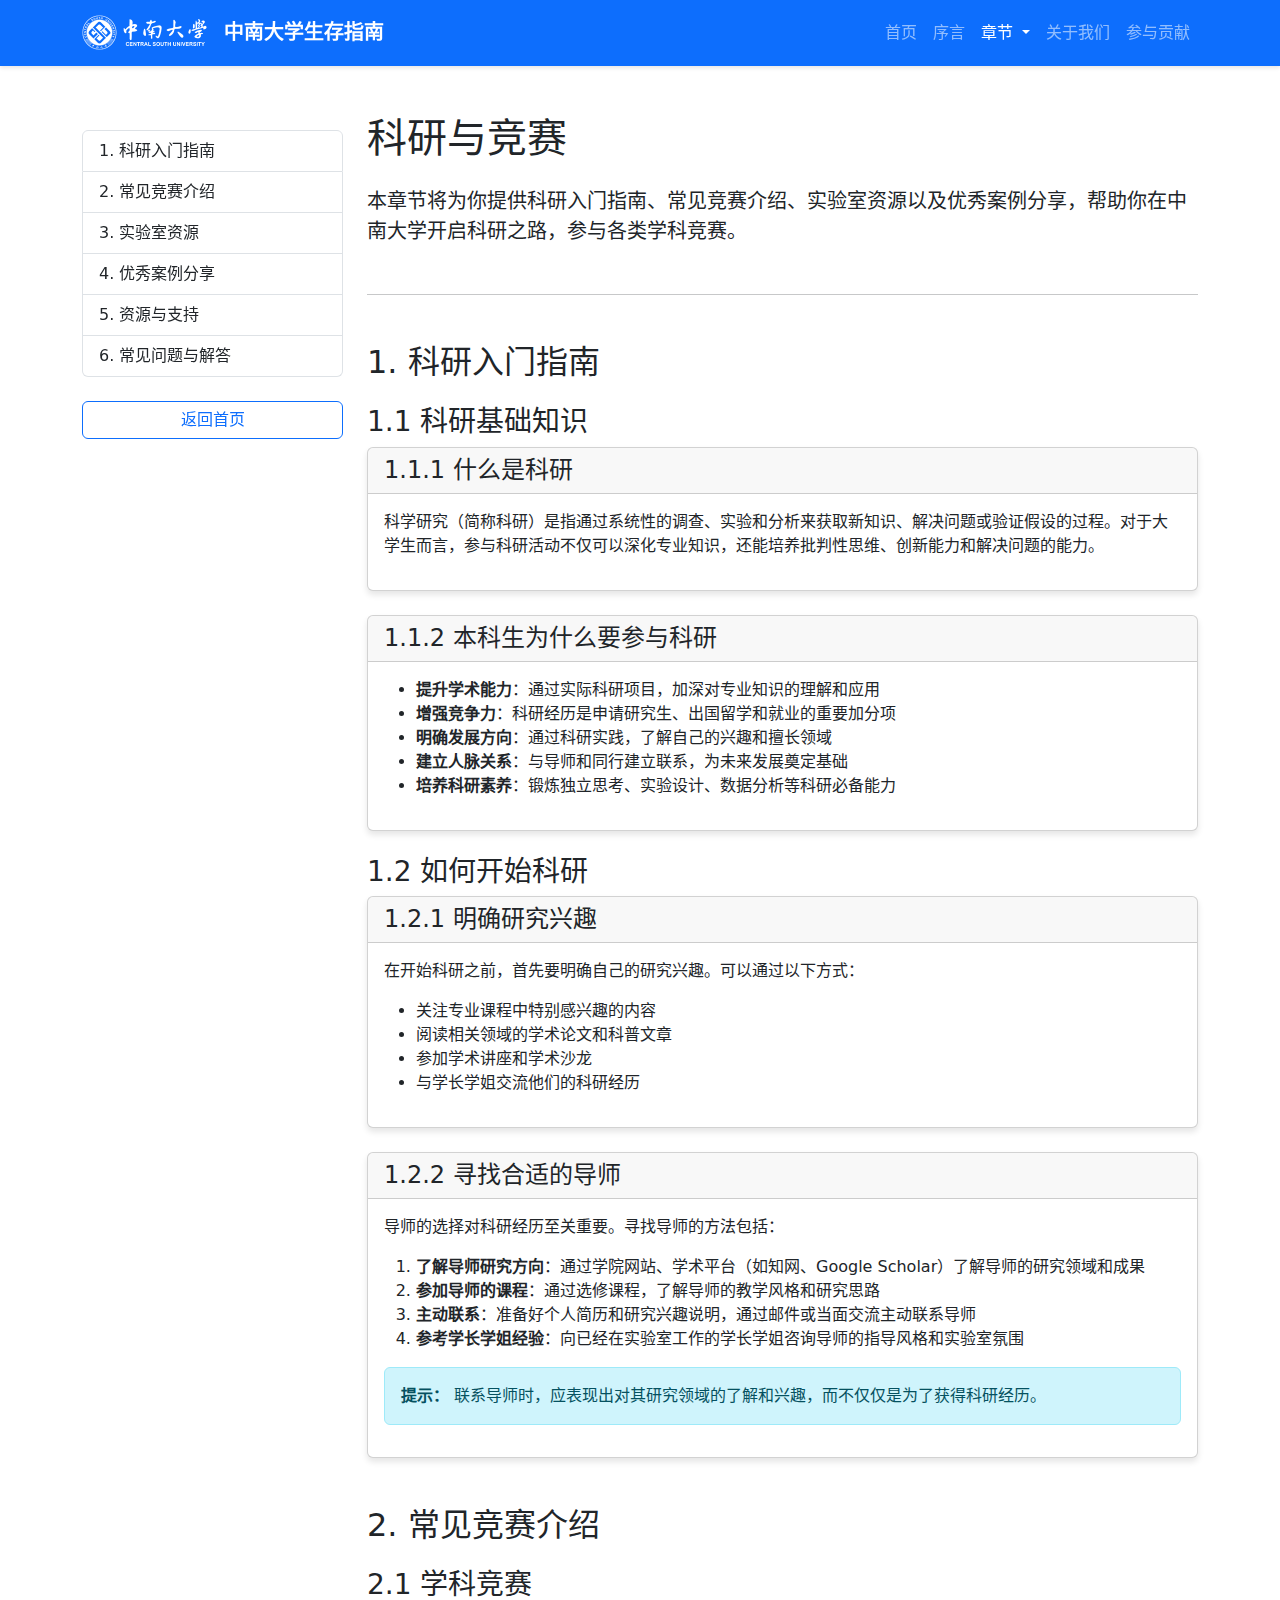
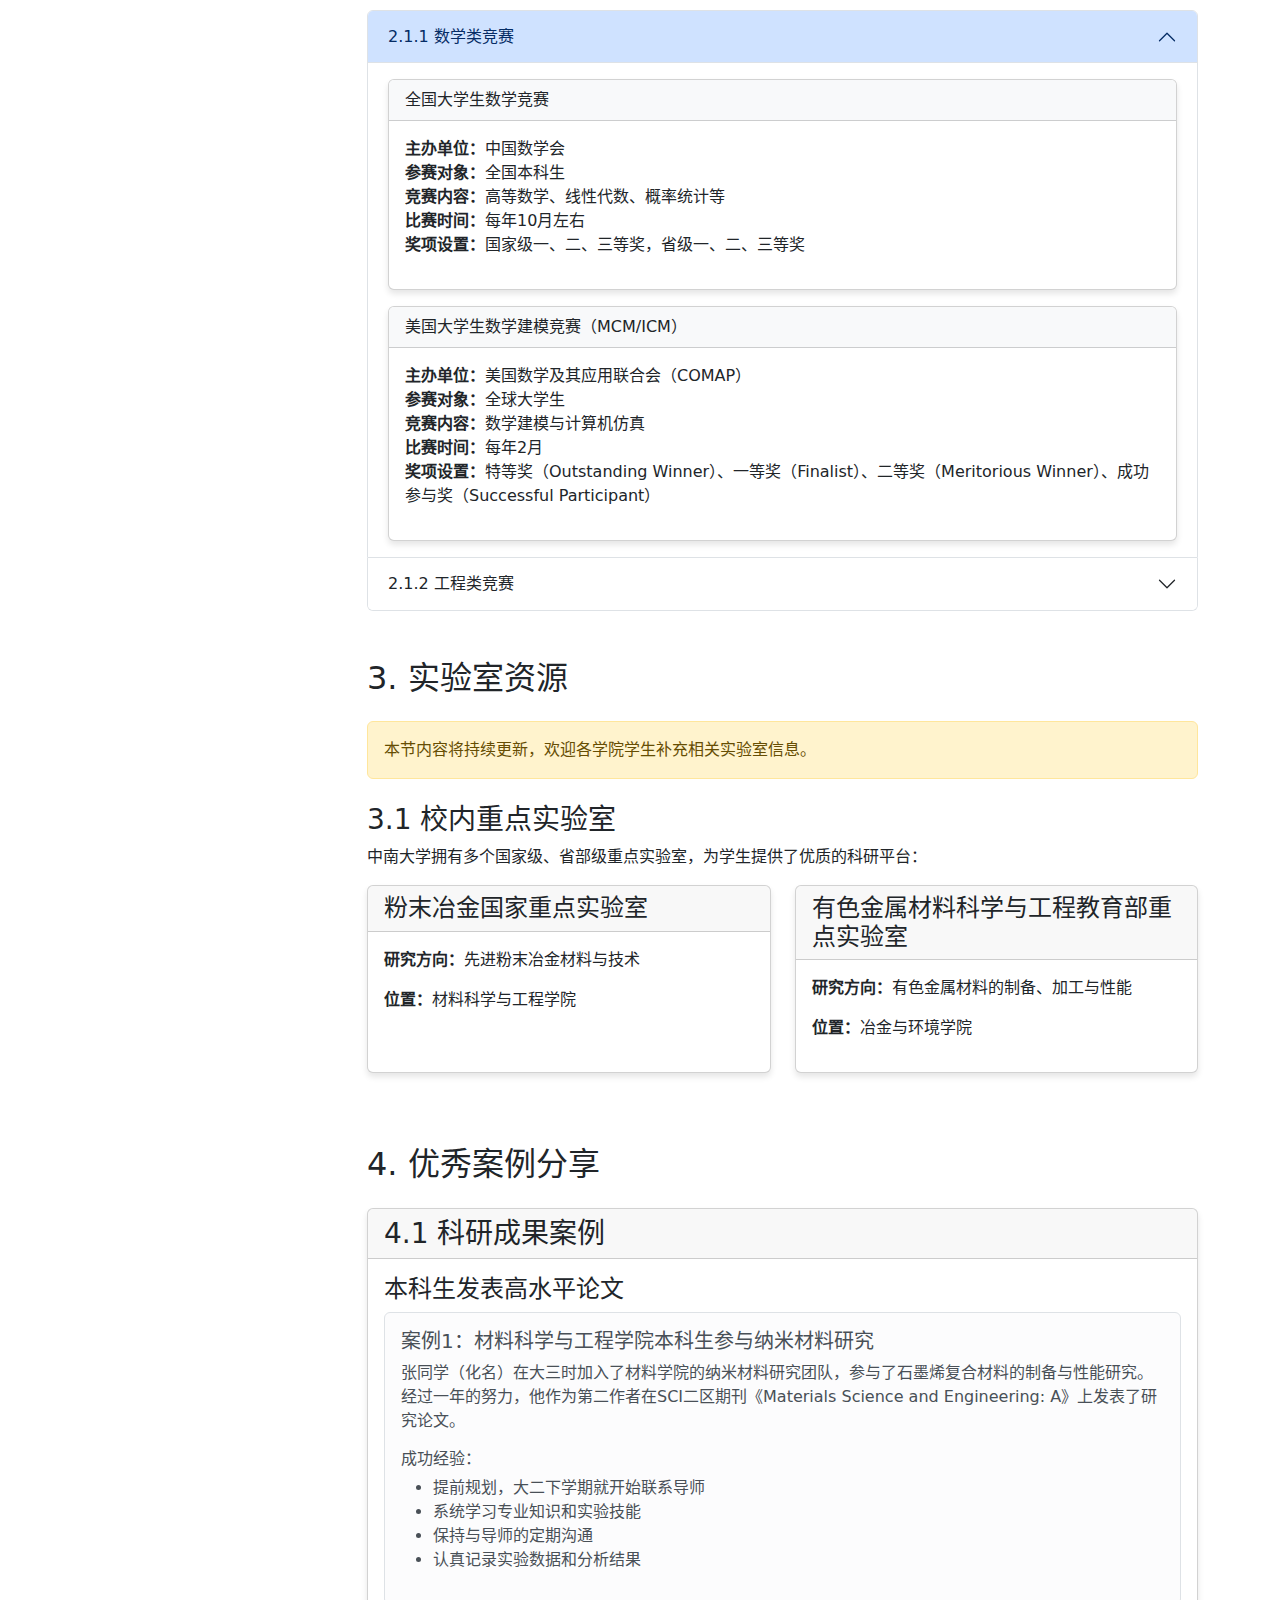
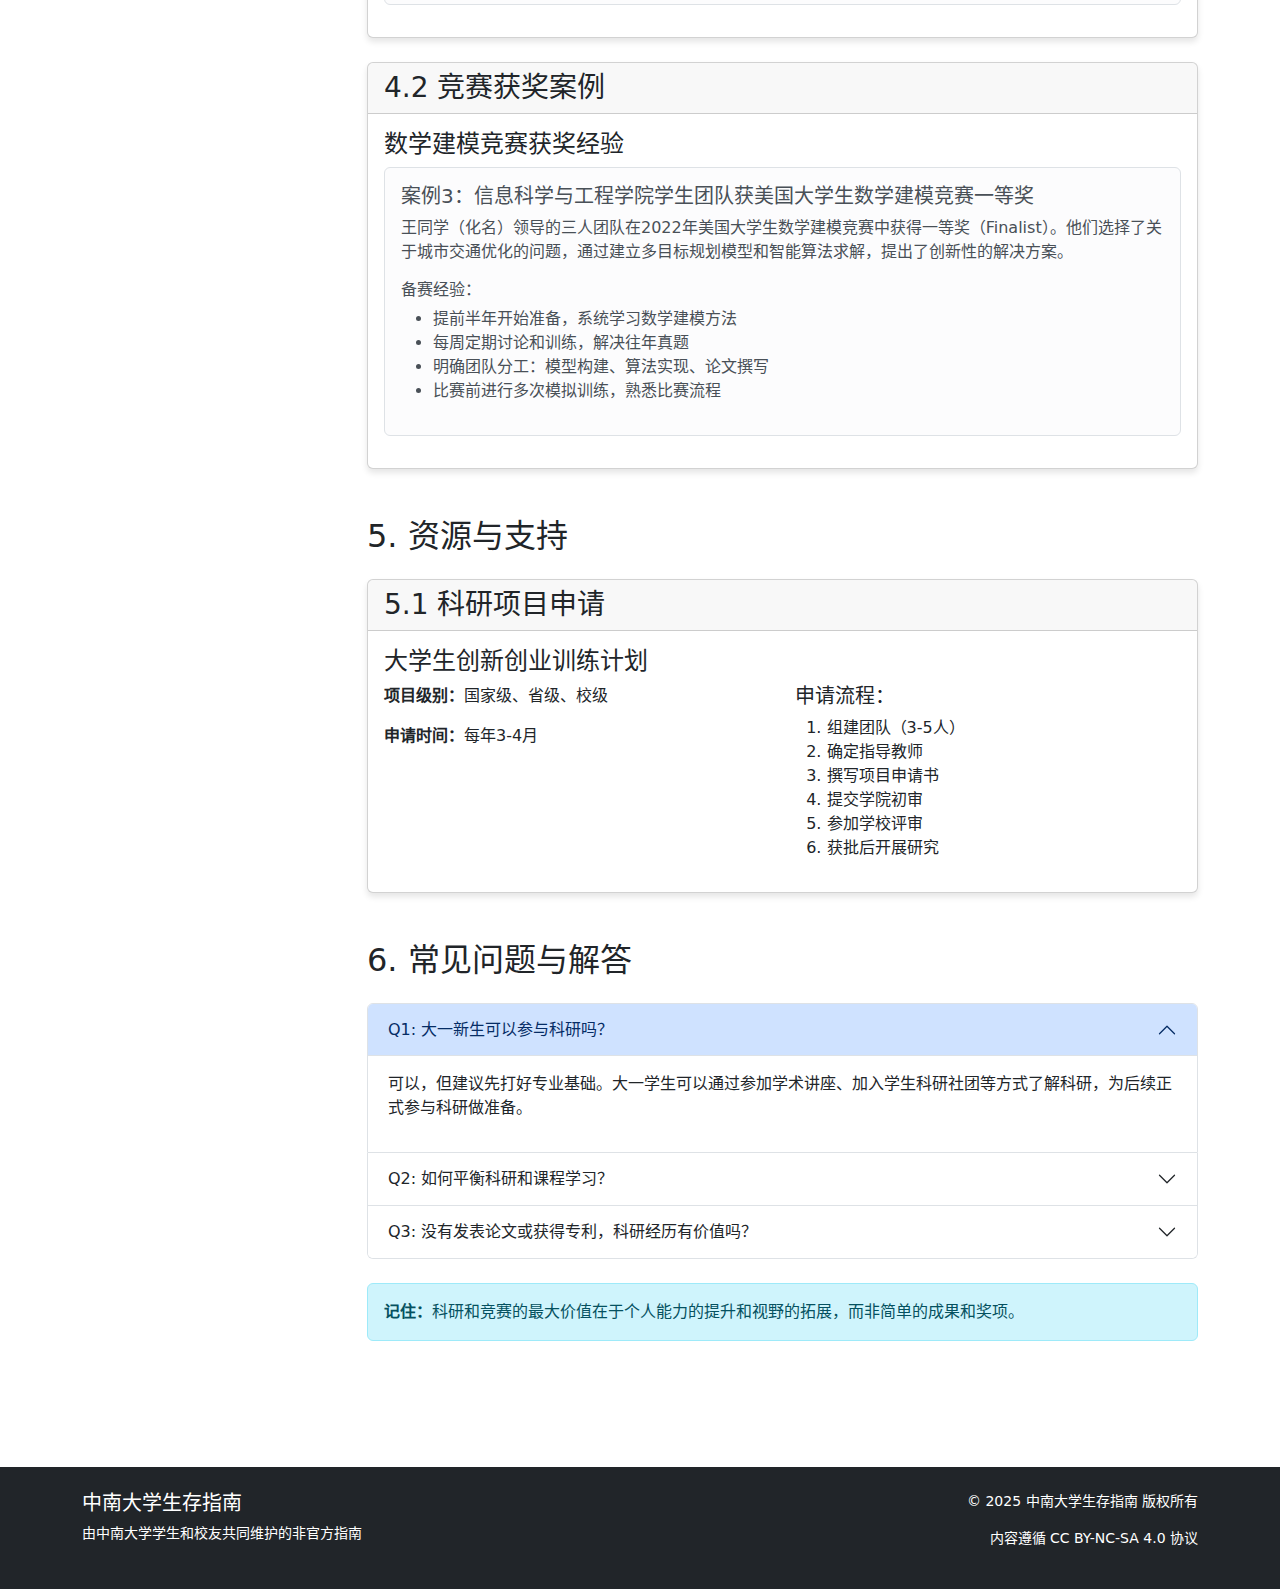
<file: website/public/chapters/research-competition.html>
<!DOCTYPE html>
<html lang="zh-CN">
<head>
    <meta charset="UTF-8">
    <meta name="viewport" content="width=device-width, initial-scale=1.0">
    <title>科研与竞赛 - 中南大学生存指南</title>
    <link rel="stylesheet" href="../css/style.css">
    <link rel="stylesheet" href="https://cdn.jsdelivr.net/npm/bootstrap@5.3.0/dist/css/bootstrap.min.css">
    <link rel="stylesheet" href="https://cdn.jsdelivr.net/npm/bootstrap-icons@1.10.0/font/bootstrap-icons.css">
</head>
<body>
    <!-- 导航栏 -->
    <nav class="navbar navbar-expand-lg navbar-dark bg-primary sticky-top">
        <div class="container">
            <a class="navbar-brand" href="../index.html"><img src="../images/校徽.png" alt="中南大学校徽" style="height: 40px; margin-right: 8px;">中南大学生存指南</a>
            <button class="navbar-toggler" type="button" data-bs-toggle="collapse" data-bs-target="#navbarNav" aria-controls="navbarNav" aria-expanded="false" aria-label="Toggle navigation">
                <span class="navbar-toggler-icon"></span>
            </button>
            <div class="collapse navbar-collapse" id="navbarNav">
                <ul class="navbar-nav ms-auto">
                    <li class="nav-item">
                        <a class="nav-link" href="../index.html">首页</a>
                    </li>
                    <li class="nav-item">
                        <a class="nav-link" href="../preface.html">序言</a>
                    </li>
                    <li class="nav-item dropdown">
                        <a class="nav-link dropdown-toggle active" href="#" id="chaptersDropdown" role="button" data-bs-toggle="dropdown" aria-expanded="false">
                            章节
                        </a>
                        <ul class="dropdown-menu" aria-labelledby="chaptersDropdown">
                            <li><a class="dropdown-item" href="freshman-guide.html">新生指南</a></li>
                            <li><a class="dropdown-item" href="major-study.html">专业学习</a></li>
                            <li><a class="dropdown-item active" href="research-competition.html">科研与竞赛</a></li>
                            <li><a class="dropdown-item" href="life-growth.html">生活与成长</a></li>
                            <li><a class="dropdown-item" href="grad-abroad.html">考研与出国</a></li>
                            <li><a class="dropdown-item" href="internship-employment.html">实习与就业</a></li>
                        </ul>
                    </li>
                    <li class="nav-item">
                        <a class="nav-link" href="../index.html#about">关于我们</a>
                    </li>
                    <li class="nav-item">
                        <a class="nav-link" href="../index.html#contribute">参与贡献</a>
                    </li>
                </ul>
                <!-- 搜索框已移除 -->
            </div>
        </div>
    </nav>

    <main class="container py-5">
        <div class="row">
            <!-- 侧边栏导航 -->
            <div class="col-lg-3 mb-4">
                <div class="sticky-top pt-3">
                    <div class="list-group">
                        <a href="#section1" class="list-group-item list-group-item-action">1. 科研入门指南</a>
                        <a href="#section2" class="list-group-item list-group-item-action">2. 常见竞赛介绍</a>
                        <a href="#section3" class="list-group-item list-group-item-action">3. 实验室资源</a>
                        <a href="#section4" class="list-group-item list-group-item-action">4. 优秀案例分享</a>
                        <a href="#section5" class="list-group-item list-group-item-action">5. 资源与支持</a>
                        <a href="#section6" class="list-group-item list-group-item-action">6. 常见问题与解答</a>
                    </div>
                    <div class="mt-4">
                        <a href="../index.html" class="btn btn-outline-primary w-100">返回首页</a>
                    </div>
                </div>
            </div>
            
            <!-- 主要内容 -->
            <div class="col-lg-9">
                <h1 class="mb-4">科研与竞赛</h1>
                <p class="lead">本章节将为你提供科研入门指南、常见竞赛介绍、实验室资源以及优秀案例分享，帮助你在中南大学开启科研之路，参与各类学科竞赛。</p>
                
                <hr class="my-5">
                
                <!-- 第一部分：科研入门指南 -->
                <section id="section1" class="mb-5">
                    <h2 class="mb-4">1. 科研入门指南</h2>
                    
                    <h3 class="mt-4">1.1 科研基础知识</h3>
                    
                    <div class="card mb-4">
                        <div class="card-header">
                            <h4 class="mb-0">1.1.1 什么是科研</h4>
                        </div>
                        <div class="card-body">
                            <p>科学研究（简称科研）是指通过系统性的调查、实验和分析来获取新知识、解决问题或验证假设的过程。对于大学生而言，参与科研活动不仅可以深化专业知识，还能培养批判性思维、创新能力和解决问题的能力。</p>
                        </div>
                    </div>
                    
                    <div class="card mb-4">
                        <div class="card-header">
                            <h4 class="mb-0">1.1.2 本科生为什么要参与科研</h4>
                        </div>
                        <div class="card-body">
                            <ul>
                                <li><strong>提升学术能力</strong>：通过实际科研项目，加深对专业知识的理解和应用</li>
                                <li><strong>增强竞争力</strong>：科研经历是申请研究生、出国留学和就业的重要加分项</li>
                                <li><strong>明确发展方向</strong>：通过科研实践，了解自己的兴趣和擅长领域</li>
                                <li><strong>建立人脉关系</strong>：与导师和同行建立联系，为未来发展奠定基础</li>
                                <li><strong>培养科研素养</strong>：锻炼独立思考、实验设计、数据分析等科研必备能力</li>
                            </ul>
                        </div>
                    </div>
                    
                    <h3 class="mt-4">1.2 如何开始科研</h3>
                    
                    <div class="card mb-4">
                        <div class="card-header">
                            <h4 class="mb-0">1.2.1 明确研究兴趣</h4>
                        </div>
                        <div class="card-body">
                            <p>在开始科研之前，首先要明确自己的研究兴趣。可以通过以下方式：</p>
                            <ul>
                                <li>关注专业课程中特别感兴趣的内容</li>
                                <li>阅读相关领域的学术论文和科普文章</li>
                                <li>参加学术讲座和学术沙龙</li>
                                <li>与学长学姐交流他们的科研经历</li>
                            </ul>
                        </div>
                    </div>
                    
                    <div class="card mb-4">
                        <div class="card-header">
                            <h4 class="mb-0">1.2.2 寻找合适的导师</h4>
                        </div>
                        <div class="card-body">
                            <p>导师的选择对科研经历至关重要。寻找导师的方法包括：</p>
                            <ol>
                                <li><strong>了解导师研究方向</strong>：通过学院网站、学术平台（如知网、Google Scholar）了解导师的研究领域和成果</li>
                                <li><strong>参加导师的课程</strong>：通过选修课程，了解导师的教学风格和研究思路</li>
                                <li><strong>主动联系</strong>：准备好个人简历和研究兴趣说明，通过邮件或当面交流主动联系导师</li>
                                <li><strong>参考学长学姐经验</strong>：向已经在实验室工作的学长学姐咨询导师的指导风格和实验室氛围</li>
                            </ol>
                            <div class="alert alert-info mt-3">
                                <strong>提示：</strong> 联系导师时，应表现出对其研究领域的了解和兴趣，而不仅仅是为了获得科研经历。
                            </div>
                        </div>
                    </div>
                </section>
                
                <!-- 第二部分：常见竞赛介绍 -->
                <section id="section2" class="mb-5">
                    <h2 class="mb-4">2. 常见竞赛介绍</h2>
                    
                    <h3 class="mt-4">2.1 学科竞赛</h3>
                    
                    <div class="accordion" id="accordionCompetitions">
                        <div class="accordion-item">
                            <h2 class="accordion-header" id="headingMath">
                                <button class="accordion-button" type="button" data-bs-toggle="collapse" data-bs-target="#collapseMath" aria-expanded="true" aria-controls="collapseMath">
                                    2.1.1 数学类竞赛
                                </button>
                            </h2>
                            <div id="collapseMath" class="accordion-collapse collapse show" aria-labelledby="headingMath" data-bs-parent="#accordionCompetitions">
                                <div class="accordion-body">
                                    <div class="card mb-3">
                                        <div class="card-header bg-light">全国大学生数学竞赛</div>
                                        <div class="card-body">
                                            <ul class="list-unstyled">
                                                <li><strong>主办单位：</strong>中国数学会</li>
                                                <li><strong>参赛对象：</strong>全国本科生</li>
                                                <li><strong>竞赛内容：</strong>高等数学、线性代数、概率统计等</li>
                                                <li><strong>比赛时间：</strong>每年10月左右</li>
                                                <li><strong>奖项设置：</strong>国家级一、二、三等奖，省级一、二、三等奖</li>
                                            </ul>
                                        </div>
                                    </div>
                                    
                                    <div class="card">
                                        <div class="card-header bg-light">美国大学生数学建模竞赛（MCM/ICM）</div>
                                        <div class="card-body">
                                            <ul class="list-unstyled">
                                                <li><strong>主办单位：</strong>美国数学及其应用联合会（COMAP）</li>
                                                <li><strong>参赛对象：</strong>全球大学生</li>
                                                <li><strong>竞赛内容：</strong>数学建模与计算机仿真</li>
                                                <li><strong>比赛时间：</strong>每年2月</li>
                                                <li><strong>奖项设置：</strong>特等奖（Outstanding Winner）、一等奖（Finalist）、二等奖（Meritorious Winner）、成功参与奖（Successful Participant）</li>
                                            </ul>
                                        </div>
                                    </div>
                                </div>
                            </div>
                        </div>
                        
                        <div class="accordion-item">
                            <h2 class="accordion-header" id="headingEngineering">
                                <button class="accordion-button collapsed" type="button" data-bs-toggle="collapse" data-bs-target="#collapseEngineering" aria-expanded="false" aria-controls="collapseEngineering">
                                    2.1.2 工程类竞赛
                                </button>
                            </h2>
                            <div id="collapseEngineering" class="accordion-collapse collapse" aria-labelledby="headingEngineering" data-bs-parent="#accordionCompetitions">
                                <div class="accordion-body">
                                    <div class="card mb-3">
                                        <div class="card-header bg-light">全国大学生电子设计竞赛</div>
                                        <div class="card-body">
                                            <ul class="list-unstyled">
                                                <li><strong>主办单位：</strong>教育部、工业和信息化部</li>
                                                <li><strong>参赛对象：</strong>全国本科生</li>
                                                <li><strong>竞赛内容：</strong>电子系统设计与实现</li>
                                                <li><strong>比赛时间：</strong>每年8-9月</li>
                                                <li><strong>奖项设置：</strong>国家级一、二等奖，省级一、二、三等奖</li>
                                            </ul>
                                        </div>
                                    </div>
                                    
                                    <div class="card">
                                        <div class="card-header bg-light">中国"互联网+"大学生创新创业大赛</div>
                                        <div class="card-body">
                                            <ul class="list-unstyled">
                                                <li><strong>主办单位：</strong>教育部等</li>
                                                <li><strong>参赛对象：</strong>全国大学生</li>
                                                <li><strong>竞赛内容：</strong>创新创业项目</li>
                                                <li><strong>比赛时间：</strong>每年3-10月</li>
                                                <li><strong>奖项设置：</strong>金、银、铜奖</li>
                                            </ul>
                                        </div>
                                    </div>
                                </div>
                            </div>
                        </div>
                    </div>
                </section>
                
                <!-- 第三部分：实验室资源 -->
                <section id="section3" class="mb-5">
                    <h2 class="mb-4">3. 实验室资源</h2>
                    
                    <div class="alert alert-warning">
                        <p class="mb-0">本节内容将持续更新，欢迎各学院学生补充相关实验室信息。</p>
                    </div>
                    
                    <h3 class="mt-4">3.1 校内重点实验室</h3>
                    
                    <p>中南大学拥有多个国家级、省部级重点实验室，为学生提供了优质的科研平台：</p>
                    
                    <div class="row">
                        <div class="col-md-6 mb-4">
                            <div class="card h-100">
                                <div class="card-header">
                                    <h4 class="mb-0">粉末冶金国家重点实验室</h4>
                                </div>
                                <div class="card-body">
                                    <p><strong>研究方向：</strong>先进粉末冶金材料与技术</p>
                                    <p><strong>位置：</strong>材料科学与工程学院</p>
                                </div>
                            </div>
                        </div>
                        <div class="col-md-6 mb-4">
                            <div class="card h-100">
                                <div class="card-header">
                                    <h4 class="mb-0">有色金属材料科学与工程教育部重点实验室</h4>
                                </div>
                                <div class="card-body">
                                    <p><strong>研究方向：</strong>有色金属材料的制备、加工与性能</p>
                                    <p><strong>位置：</strong>冶金与环境学院</p>
                                </div>
                            </div>
                        </div>
                    </div>
                </section>
                
                <!-- 第四部分：优秀案例分享 -->
                <section id="section4" class="mb-5">
                    <h2 class="mb-4">4. 优秀案例分享</h2>
                    
                    <div class="card mb-4">
                        <div class="card-header">
                            <h3 class="mb-0">4.1 科研成果案例</h3>
                        </div>
                        <div class="card-body">
                            <h4>本科生发表高水平论文</h4>
                            <div class="alert alert-light border">
                                <h5>案例1：材料科学与工程学院本科生参与纳米材料研究</h5>
                                <p>张同学（化名）在大三时加入了材料学院的纳米材料研究团队，参与了石墨烯复合材料的制备与性能研究。经过一年的努力，他作为第二作者在SCI二区期刊《Materials Science and Engineering: A》上发表了研究论文。</p>
                                <h6>成功经验：</h6>
                                <ul>
                                    <li>提前规划，大二下学期就开始联系导师</li>
                                    <li>系统学习专业知识和实验技能</li>
                                    <li>保持与导师的定期沟通</li>
                                    <li>认真记录实验数据和分析结果</li>
                                </ul>
                            </div>
                        </div>
                    </div>
                    
                    <div class="card mb-4">
                        <div class="card-header">
                            <h3 class="mb-0">4.2 竞赛获奖案例</h3>
                        </div>
                        <div class="card-body">
                            <h4>数学建模竞赛获奖经验</h4>
                            <div class="alert alert-light border">
                                <h5>案例3：信息科学与工程学院学生团队获美国大学生数学建模竞赛一等奖</h5>
                                <p>王同学（化名）领导的三人团队在2022年美国大学生数学建模竞赛中获得一等奖（Finalist）。他们选择了关于城市交通优化的问题，通过建立多目标规划模型和智能算法求解，提出了创新性的解决方案。</p>
                                <h6>备赛经验：</h6>
                                <ul>
                                    <li>提前半年开始准备，系统学习数学建模方法</li>
                                    <li>每周定期讨论和训练，解决往年真题</li>
                                    <li>明确团队分工：模型构建、算法实现、论文撰写</li>
                                    <li>比赛前进行多次模拟训练，熟悉比赛流程</li>
                                </ul>
                            </div>
                        </div>
                    </div>
                </section>
                
                <!-- 第五部分：资源与支持 -->
                <section id="section5" class="mb-5">
                    <h2 class="mb-4">5. 资源与支持</h2>
                    
                    <div class="card mb-4">
                        <div class="card-header">
                            <h3 class="mb-0">5.1 科研项目申请</h3>
                        </div>
                        <div class="card-body">
                            <h4>大学生创新创业训练计划</h4>
                            <div class="row">
                                <div class="col-md-6">
                                    <p><strong>项目级别：</strong>国家级、省级、校级</p>
                                    <p><strong>申请时间：</strong>每年3-4月</p>
                                </div>
                                <div class="col-md-6">
                                    <h5>申请流程：</h5>
                                    <ol>
                                        <li>组建团队（3-5人）</li>
                                        <li>确定指导教师</li>
                                        <li>撰写项目申请书</li>
                                        <li>提交学院初审</li>
                                        <li>参加学校评审</li>
                                        <li>获批后开展研究</li>
                                    </ol>
                                </div>
                            </div>
                        </div>
                    </div>
                </section>
                
                <!-- 第六部分：常见问题与解答 -->
                <section id="section6" class="mb-5">
                    <h2 class="mb-4">6. 常见问题与解答</h2>
                    
                    <div class="accordion" id="accordionFAQ">
                        <div class="accordion-item">
                            <h2 class="accordion-header" id="headingOne">
                                <button class="accordion-button" type="button" data-bs-toggle="collapse" data-bs-target="#collapseOne" aria-expanded="true" aria-controls="collapseOne">
                                    Q1: 大一新生可以参与科研吗？
                                </button>
                            </h2>
                            <div id="collapseOne" class="accordion-collapse collapse show" aria-labelledby="headingOne" data-bs-parent="#accordionFAQ">
                                <div class="accordion-body">
                                    <p>可以，但建议先打好专业基础。大一学生可以通过参加学术讲座、加入学生科研社团等方式了解科研，为后续正式参与科研做准备。</p>
                                </div>
                            </div>
                        </div>
                        <div class="accordion-item">
                            <h2 class="accordion-header" id="headingTwo">
                                <button class="accordion-button collapsed" type="button" data-bs-toggle="collapse" data-bs-target="#collapseTwo" aria-expanded="false" aria-controls="collapseTwo">
                                    Q2: 如何平衡科研和课程学习？
                                </button>
                            </h2>
                            <div id="collapseTwo" class="accordion-collapse collapse" aria-labelledby="headingTwo" data-bs-parent="#accordionFAQ">
                                <div class="accordion-body">
                                    <p>合理规划时间，优先保证课程学习。可以利用课余时间和假期开展科研活动，避免影响正常学业。与导师沟通，制定合理的科研计划和目标。</p>
                                </div>
                            </div>
                        </div>
                        <div class="accordion-item">
                            <h2 class="accordion-header" id="headingThree">
                                <button class="accordion-button collapsed" type="button" data-bs-toggle="collapse" data-bs-target="#collapseThree" aria-expanded="false" aria-controls="collapseThree">
                                    Q3: 没有发表论文或获得专利，科研经历有价值吗？
                                </button>
                            </h2>
                            <div id="collapseThree" class="accordion-collapse collapse" aria-labelledby="headingThree" data-bs-parent="#accordionFAQ">
                                <div class="accordion-body">
                                    <p>有价值。科研过程本身就是宝贵的学习经历，可以培养科研思维和能力。即使没有发表成果，认真参与的科研经历也是申请研究生和就业的重要参考。</p>
                                </div>
                            </div>
                        </div>
                    </div>
                    
                    <div class="alert alert-info mt-4">
                        <p class="mb-0"><strong>记住：</strong>科研和竞赛的最大价值在于个人能力的提升和视野的拓展，而非简单的成果和奖项。</p>
                    </div>
                </section>
            </div>
        </div>
    </main>

    <footer class="bg-dark text-white py-4">
        <div class="container">
            <div class="row">
                <div class="col-md-6">
                    <h5>中南大学生存指南</h5>
                    <p class="small">由中南大学学生和校友共同维护的非官方指南</p>
                </div>
                <div class="col-md-6 text-md-end">
                    <p class="small">© 2025 中南大学生存指南 版权所有</p>
                    <p class="small">内容遵循 CC BY-NC-SA 4.0 协议</p>
                </div>
            </div>
        </div>
    </footer>

    <!-- Bootstrap JS -->
    <script src="https://cdn.jsdelivr.net/npm/bootstrap@5.3.0/dist/js/bootstrap.bundle.min.js"></script>
    <script>
        // 平滑滚动到锚点
        document.querySelectorAll('a[href^="#"]').forEach(anchor => {
            anchor.addEventListener('click', function (e) {
                e.preventDefault();
                
                document.querySelector(this.getAttribute('href')).scrollIntoView({
                    behavior: 'smooth'
                });
            });
        });
    </script>
</body>
</html>
</file>
<file: website/public/css/style.css>
/* 全局样式 */
body {
    font-family: 'Noto Sans SC', 'Microsoft YaHei', sans-serif;
    color: #333;
    line-height: 1.6;
}

/* 导航栏样式 */
.navbar {
    box-shadow: 0 2px 4px rgba(0, 0, 0, 0.1);
}

.navbar-brand {
    font-weight: 700;
    font-size: 1.4rem;
}

/* 下拉菜单样式 */
.dropdown-menu {
    z-index: 1030;
    border: none;
    box-shadow: 0 4px 8px rgba(0, 0, 0, 0.1);
}

.dropdown-item.active {
    background-color: #0d6efd;
    color: white;
}

/* 序言页面样式 */
.preface-content {
    line-height: 1.8;
    font-size: 1.1rem;
}

.preface-content p {
    margin-bottom: 1.5rem;
    text-indent: 2em;
}

.preface-content p:first-of-type::first-letter {
    font-size: 1.5em;
    font-weight: bold;
    color: #0d6efd;
}

/* 序言摘要样式 */
.preface-excerpt {
    font-style: italic;
    color: #555;
    border-left: 4px solid #0d6efd;
    padding-left: 1.5rem;
}

.preface-excerpt p {
    line-height: 1.7;
    font-size: 1.1rem;
}

/* 主页横幅 */
.hero-section {
    background: linear-gradient(135deg, #0062cc, #0096ff);
    color: white;
    padding: 80px 0;
    margin-bottom: 30px;
}

.hero-section h1 {
    font-weight: 700;
    margin-bottom: 20px;
}

.hero-section .lead {
    font-size: 1.4rem;
    margin-bottom: 30px;
}

/* 章节卡片 */
.card {
    transition: transform 0.3s ease, box-shadow 0.3s ease;
    border: none;
    box-shadow: 0 4px 6px rgba(0, 0, 0, 0.1);
}

.card:hover {
    transform: translateY(-5px);
    box-shadow: 0 10px 20px rgba(0, 0, 0, 0.1);
}

.card-title {
    color: #0062cc;
    font-weight: 600;
}

/* 章节部分 */
#chapters .card {
    margin-bottom: 20px;
}

/* 关于我们部分 */
#about {
    background-color: #f8f9fa;
}

/* 参与贡献部分 */
#contribute .border {
    transition: all 0.3s ease;
}

#contribute .border:hover {
    background-color: #f8f9fa;
    transform: translateY(-5px);
    box-shadow: 0 5px 15px rgba(0, 0, 0, 0.1);
}

/* 页脚样式 */
footer {
    margin-top: 30px;
}

footer a {
    text-decoration: none;
}

footer a:hover {
    text-decoration: underline;
}

/* 响应式调整 */
@media (max-width: 768px) {
    .hero-section {
        padding: 50px 0;
    }
    
    .hero-section h1 {
        font-size: 2.5rem;
    }
    
    .hero-section .lead {
        font-size: 1.2rem;
    }
}

/* 中南大学主题色 */
.bg-primary {
    background-color: #003c8f !important; /* 中南大学蓝色 */
}

.btn-primary {
    background-color: #003c8f;
    border-color: #003c8f;
}

.btn-primary:hover {
    background-color: #002d6b;
    border-color: #002d6b;
}

.btn-outline-primary {
    color: #003c8f;
    border-color: #003c8f;
}

.btn-outline-primary:hover {
    background-color: #003c8f;
    border-color: #003c8f;
}

.card-title {
    color: #003c8f;
}

/* 自定义动画 */
.fade-in {
    animation: fadeIn 1s ease-in-out;
}

@keyframes fadeIn {
    from { opacity: 0; }
    to { opacity: 1; }
}
</file>
